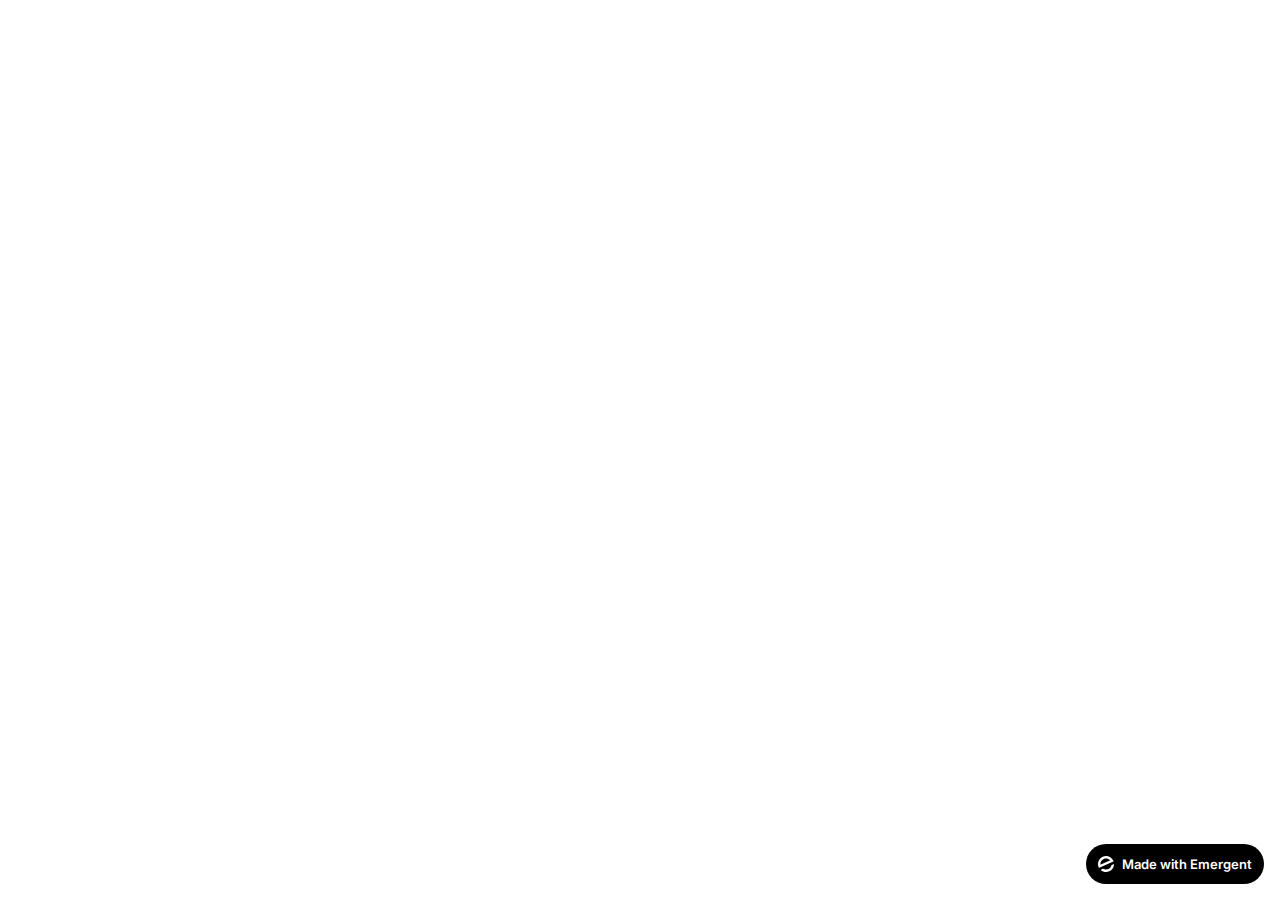
<file: frontend/public/index.html>
<!doctype html>
<html lang="en">
    <head>
        <meta charset="utf-8" />
        <meta name="viewport" content="width=device-width, initial-scale=1" />
        <meta name="theme-color" content="#000000" />
        <meta name="description" content="A product of emergent.sh" />
        <link rel="preconnect" href="https://fonts.googleapis.com" />
        <link rel="preconnect" href="https://fonts.gstatic.com" crossorigin />
        <link href="https://fonts.googleapis.com/css2?family=Inter:wght@600&display=swap" rel="stylesheet" />
        <!--
        manifest.json provides metadata used when your web app is installed on a
        user's mobile device or desktop. See https://developers.google.com/web/fundamentals/web-app-manifest/
        -->
        <!--
        Notice the use of %PUBLIC_URL% in the tags above.
        It will be replaced with the URL of the `public` folder during the build.
        Only files inside the `public` folder can be referenced from the HTML.

        Unlike "/favicon.ico" or "favicon.ico", "%PUBLIC_URL%/favicon.ico" will
        work correctly both with client-side routing and a non-root public URL.
        Learn how to configure a non-root public URL by running `npm run build`.
        -->
        <title>Emergent | Fullstack App</title>
        <script>window.addEventListener("error",function(e){if(e.error instanceof DOMException&&e.error.name==="DataCloneError"&&e.message&&e.message.includes("PerformanceServerTiming")){e.stopImmediatePropagation();e.preventDefault()}},true);</script>
        <script src="https://assets.emergent.sh/scripts/emergent-main.js"></script>
        <!--
        These two scripts have been added for the Visual Edits, please do not edit or remove them
        -->
        <script>
            // Only load visual edit scripts when inside an iframe
            if (window.self !== window.top) {
                // Load debug monitor script
                var debugMonitorScript = document.createElement('script');
                debugMonitorScript.src = 'https://assets.emergent.sh/scripts/debug-monitor.js';
                document.head.appendChild(debugMonitorScript);

                // Configure Tailwind
                window.tailwind = window.tailwind || {};
                tailwind.config = {
                    corePlugins: { preflight: false },
                };

                // Load Tailwind CDN
                var tailwindScript = document.createElement('script');
                tailwindScript.src = 'https://cdn.tailwindcss.com';
                document.head.appendChild(tailwindScript);
            }
        </script>
    </head>
    <body>
        <noscript>You need to enable JavaScript to run this app.</noscript>
        <div id="root"></div>
        <!--
      This HTML file is a template.
      If you open it directly in the browser, you will see an empty page.

      You can add webfonts, meta tags, or analytics to this file.
      The build step will place the bundled scripts into the <body> tag.

      To begin the development, run `npm start` or `yarn start`.
      To create a production bundle, use `npm run build` or `yarn build`.
    -->
        <a
            id="emergent-badge"
            target="_blank"
            href="https://app.emergent.sh/?utm_source=emergent-badge"
            style="
                display: inline-flex !important;
                box-sizing: border-box;
                width: 178px;
                height: 40px;
                padding: 8px 12px 8px 12px;
                align-items: center !important;
                gap: 8px;
                border-radius: 50px !important;
                background: #000 !important;
                position: fixed !important;
                bottom: 16px;
                right: 16px;
                text-decoration: none;
                font-family: -apple-system, BlinkMacSystemFont,
                    &quot;Segoe UI&quot;, Roboto, Oxygen, Ubuntu, Cantarell,
                    &quot;Open Sans&quot;, &quot;Helvetica Neue&quot;,
                    sans-serif !important;
                font-size: 12px !important;
                z-index: 9999 !important;
            "
        >
            <svg xmlns="http://www.w3.org/2000/svg" width="16" height="16" viewBox="0 0 16 16" fill="none">
                <path d="M15.5702 8.13142C15.7729 8.0412 16.0007 8.18878 15.9892 8.4103C15.8374 11.3192 14.0965 14.0405 11.2531 15.3065C8.40964 16.5725 5.2224 16.0453 2.95912 14.2117C2.78676 14.072 2.82955 13.804 3.03219 13.7137L4.95677 12.8568C5.04866 12.8159 5.15446 12.823 5.24204 12.8725C6.73377 13.7153 8.59176 13.8649 10.2772 13.1145C11.9626 12.3641 13.0947 10.8833 13.4665 9.21075C13.4883 9.11256 13.5539 9.02918 13.6457 8.98827L15.5702 8.13142Z" fill="white"/>
                <path fill-rule="evenodd" clip-rule="evenodd" d="M15.3066 4.74698L15.5067 5.19653C15.5759 5.35178 15.5061 5.53366 15.3508 5.60278L1.29992 11.8586C1.14467 11.9278 0.962794 11.8579 0.893675 11.7027L0.701732 11.2716L0.693457 11.2531C-1.10317 7.21778 0.711626 2.49007 4.74692 0.693443C8.78221 -1.10318 13.51 0.711693 15.3066 4.74698ZM2.82356 8.55367C2.63552 8.63739 2.41991 8.51617 2.40853 8.31065C2.28373 6.05724 3.53858 3.85787 5.72286 2.88536C7.90715 1.91286 10.3813 2.45199 11.9724 4.05256C12.1175 4.19854 12.0633 4.43988 11.8753 4.5236L2.82356 8.55367Z" fill="white"/>
            </svg>
            <p
                style="
                    color: #FFF !important;
                    font-family: 'Inter', sans-serif !important;
                    font-size: 13px !important;
                    font-style: normal !important;
                    font-weight: 600 !important;
                    line-height: 20px !important;
                    margin: 0 !important;
                    white-space: nowrap !important;
                "
            >
                Made with Emergent
            </p>
        </a>
        <script>
            !(function (t, e) {
                var o, n, p, r;
                e.__SV ||
                    ((window.posthog = e),
                    (e._i = []),
                    (e.init = function (i, s, a) {
                        function g(t, e) {
                            var o = e.split(".");
                            2 == o.length && ((t = t[o[0]]), (e = o[1])),
                                (t[e] = function () {
                                    t.push(
                                        [e].concat(
                                            Array.prototype.slice.call(
                                                arguments,
                                                0,
                                            ),
                                        ),
                                    );
                                });
                        }
                        ((p = t.createElement("script")).type =
                            "text/javascript"),
                            (p.crossOrigin = "anonymous"),
                            (p.async = !0),
                            (p.src =
                                s.api_host.replace(
                                    ".i.posthog.com",
                                    "-assets.i.posthog.com",
                                ) + "/static/array.js"),
                            (r =
                                t.getElementsByTagName(
                                    "script",
                                )[0]).parentNode.insertBefore(p, r);
                        var u = e;
                        for (
                            void 0 !== a ? (u = e[a] = []) : (a = "posthog"),
                                u.people = u.people || [],
                                u.toString = function (t) {
                                    var e = "posthog";
                                    return (
                                        "posthog" !== a && (e += "." + a),
                                        t || (e += " (stub)"),
                                        e
                                    );
                                },
                                u.people.toString = function () {
                                    return u.toString(1) + ".people (stub)";
                                },
                                o =
                                    "init me ws ys ps bs capture je Di ks register register_once register_for_session unregister unregister_for_session Ps getFeatureFlag getFeatureFlagPayload isFeatureEnabled reloadFeatureFlags updateEarlyAccessFeatureEnrollment getEarlyAccessFeatures on onFeatureFlags onSurveysLoaded onSessionId getSurveys getActiveMatchingSurveys renderSurvey canRenderSurvey canRenderSurveyAsync identify setPersonProperties group resetGroups setPersonPropertiesForFlags resetPersonPropertiesForFlags setGroupPropertiesForFlags resetGroupPropertiesForFlags reset get_distinct_id getGroups get_session_id get_session_replay_url alias set_config startSessionRecording stopSessionRecording sessionRecordingStarted captureException loadToolbar get_property getSessionProperty Es $s createPersonProfile Is opt_in_capturing opt_out_capturing has_opted_in_capturing has_opted_out_capturing clear_opt_in_out_capturing Ss debug xs getPageViewId captureTraceFeedback captureTraceMetric".split(
                                        " ",
                                    ),
                                n = 0;
                            n < o.length;
                            n++
                        )
                            g(u, o[n]);
                        e._i.push([i, s, a]);
                    }),
                    (e.__SV = 1));
            })(document, window.posthog || []);
            posthog.init("phc_xAvL2Iq4tFmANRE7kzbKwaSqp1HJjN7x48s3vr0CMjs", {
                api_host: "https://us.i.posthog.com",
                person_profiles: "identified_only", // or 'always' to create profiles for anonymous users as well,
                session_recording: {
                    recordCrossOriginIframes: true,
                    capturePerformance: false,
                },
            });
        </script>
    </body>
</html>
</file>
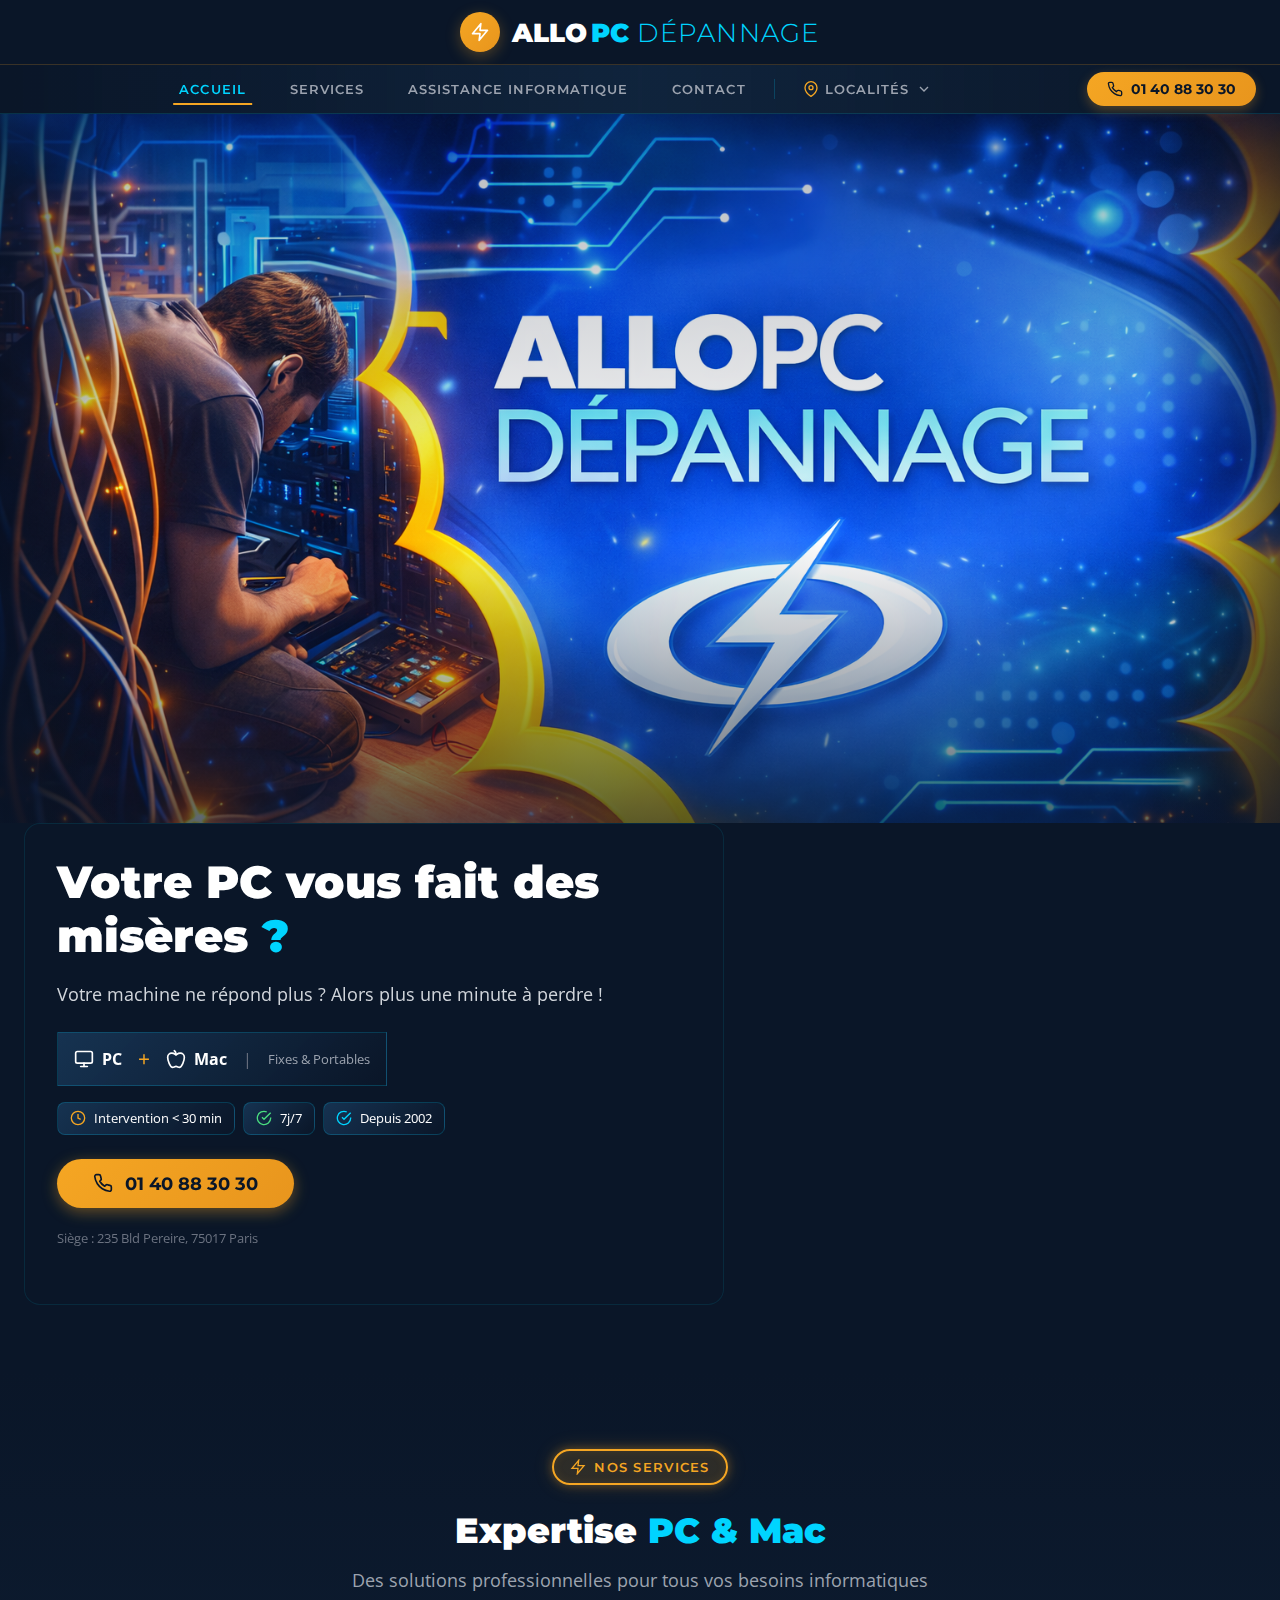
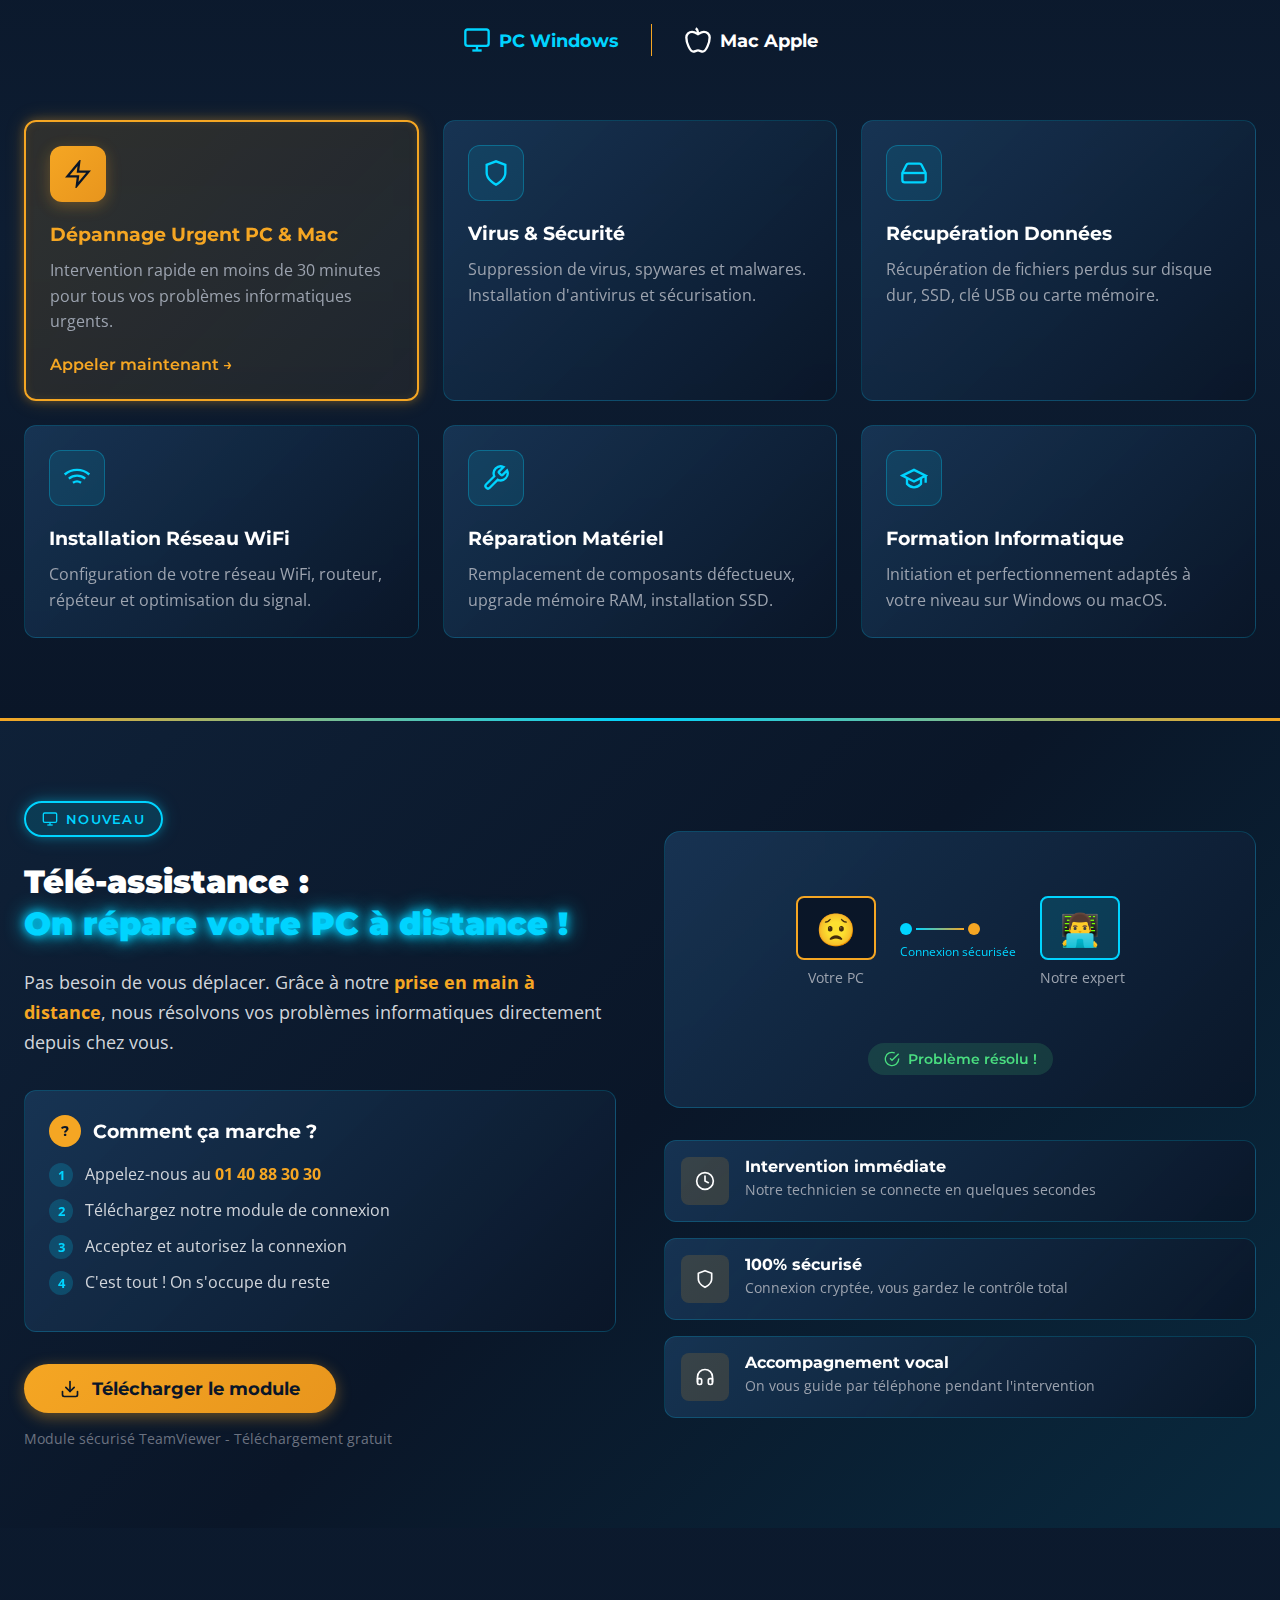
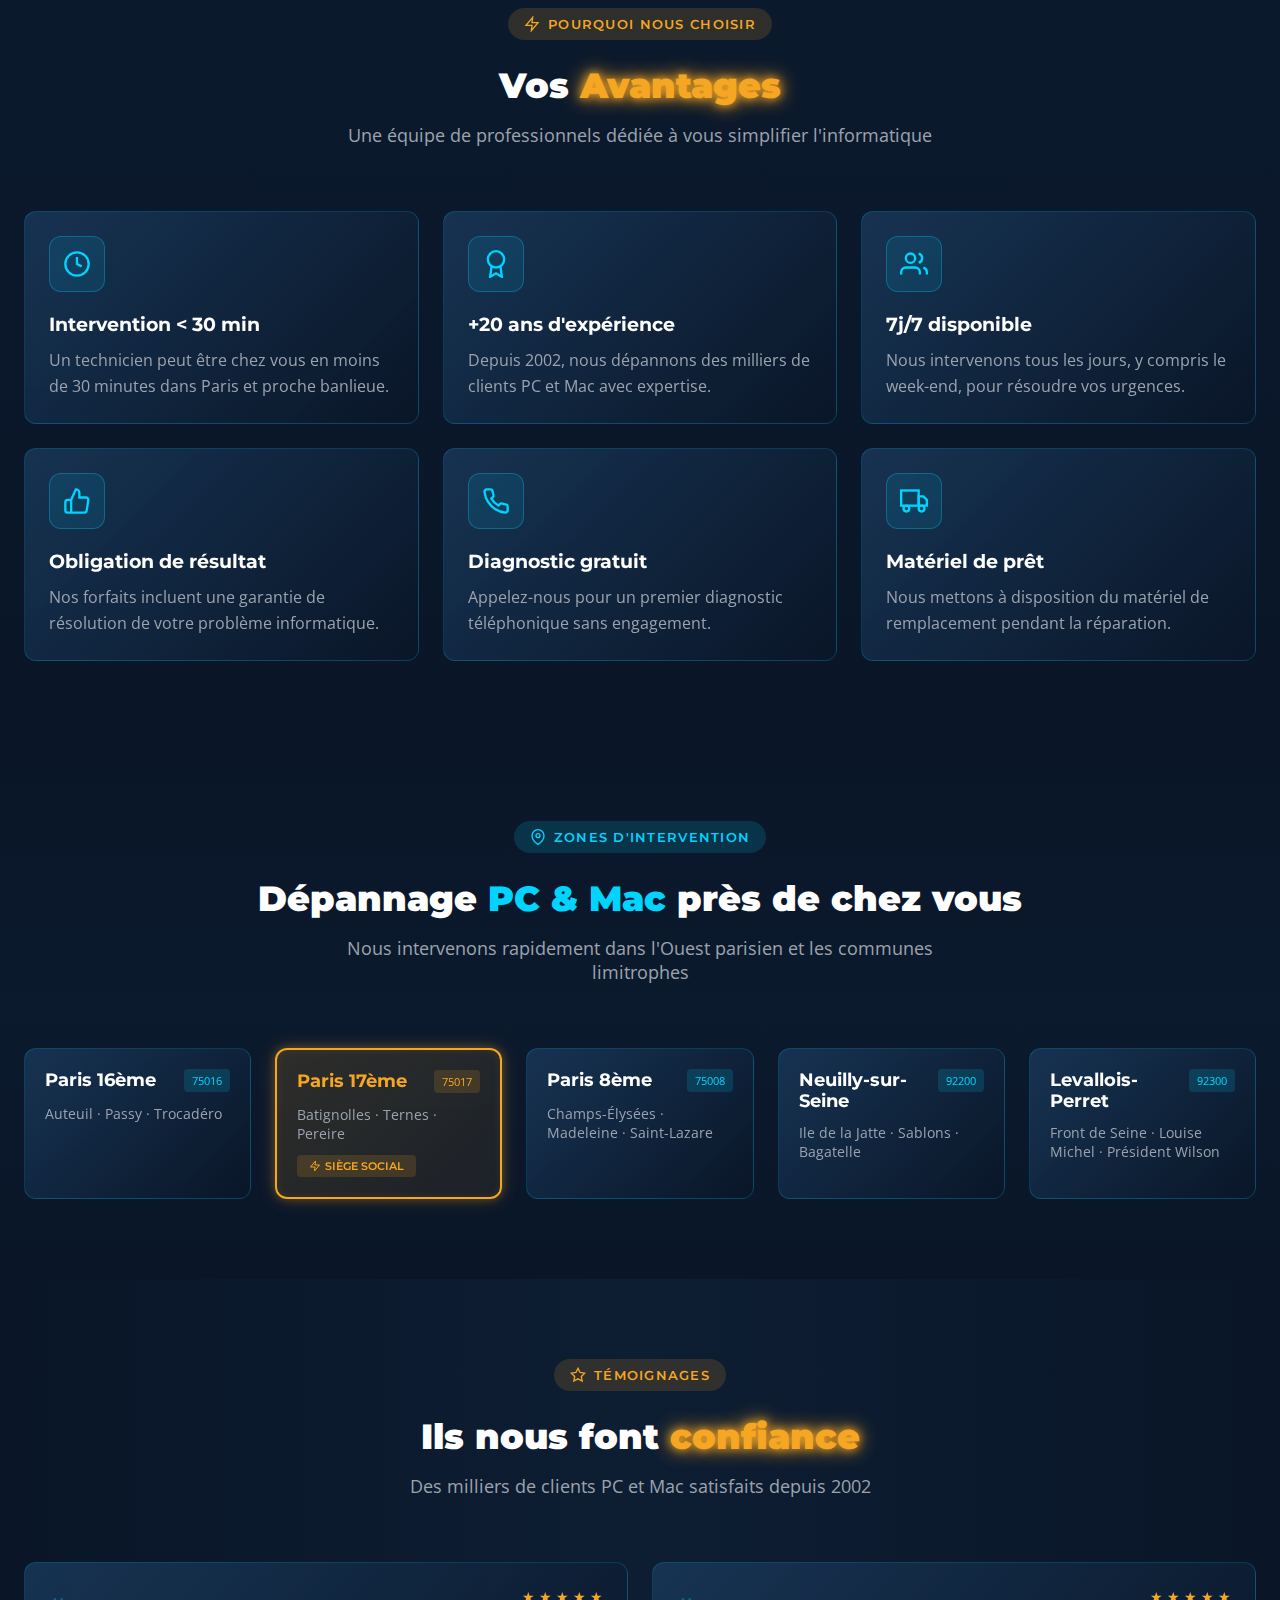
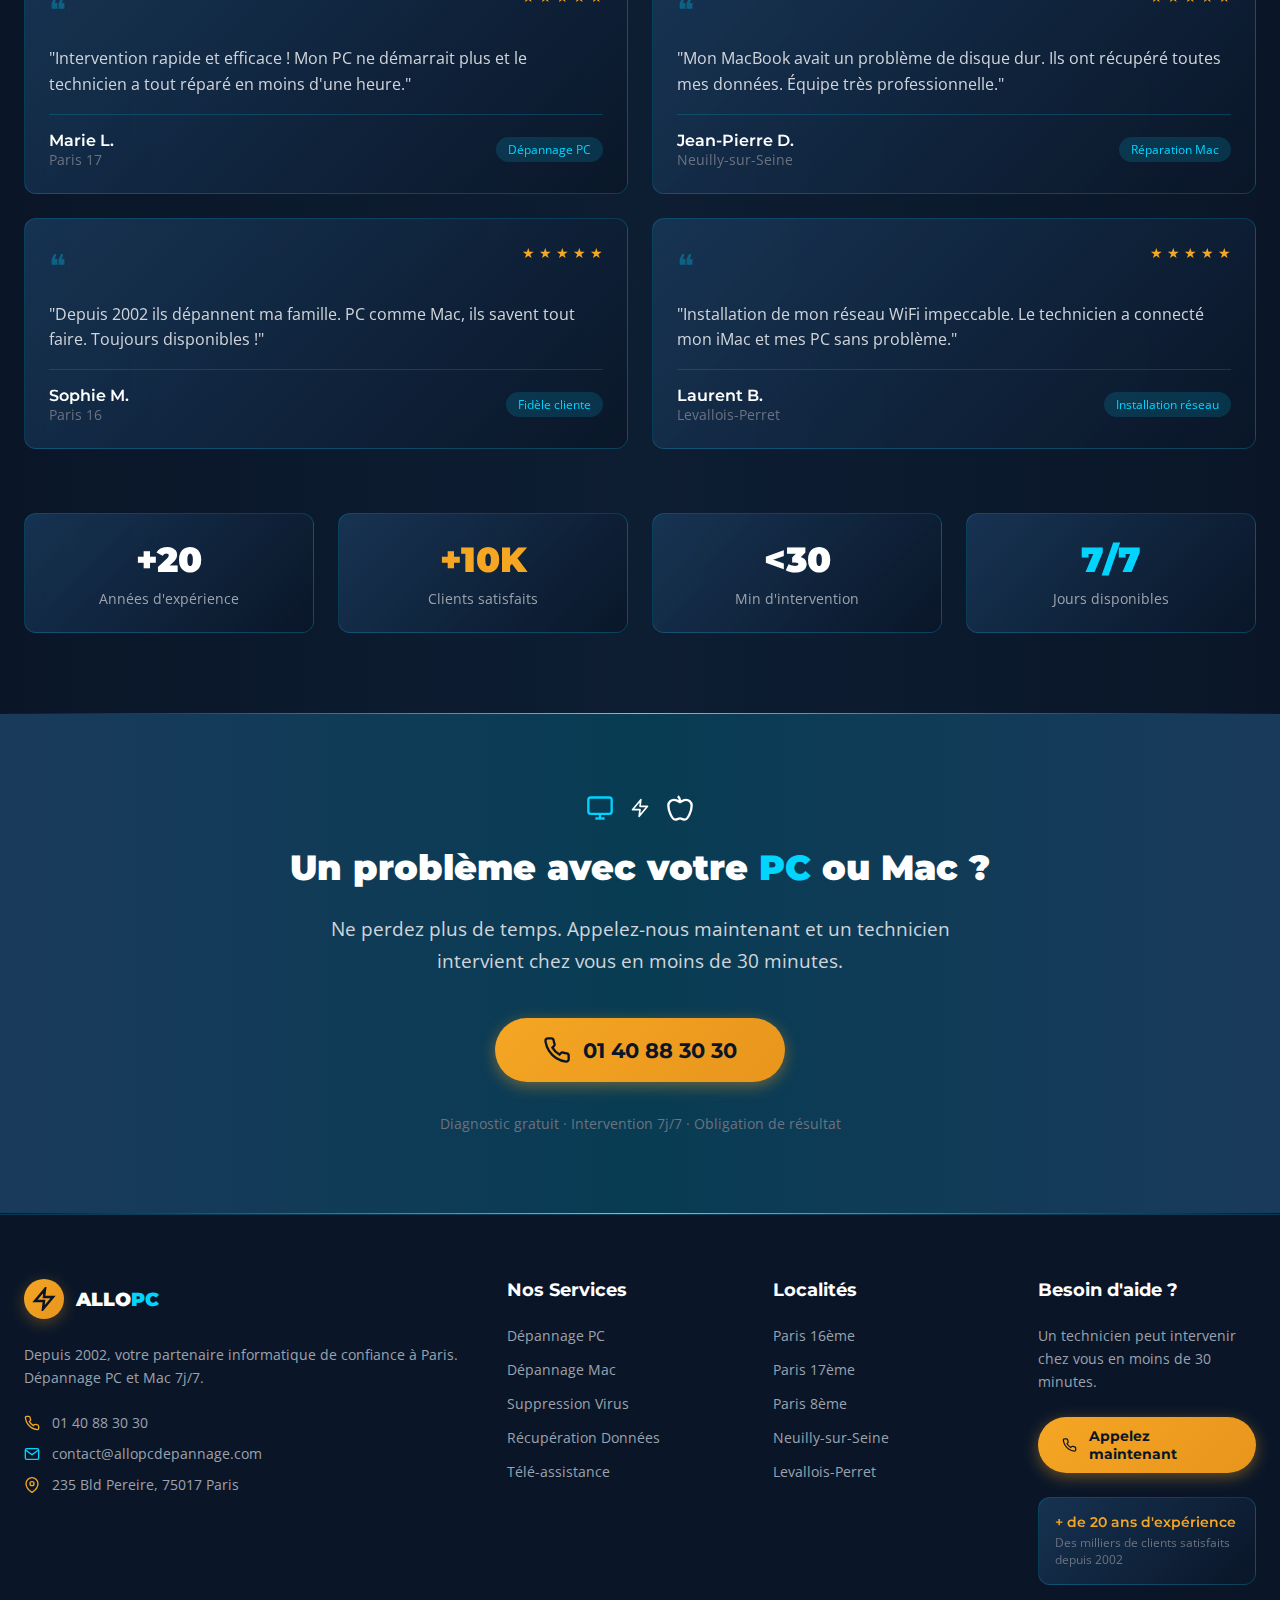
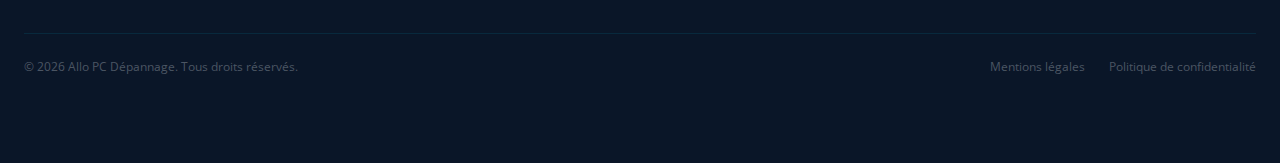
<file: frontend/public/index-static.html>
<!DOCTYPE html>
<html lang="fr">
<head>
  <meta charset="UTF-8">
  <meta name="viewport" content="width=device-width, initial-scale=1.0">
  <title>Allo PC Dépannage | Dépannage Informatique PC & Mac Paris - Depuis 2002</title>
  <meta name="description" content="Dépannage informatique à domicile à Paris et région parisienne depuis 2002. Intervention rapide 7j/7. Réparation PC et Mac, suppression virus, récupération données. Appelez le 01 40 88 30 30">
  <link rel="preconnect" href="https://fonts.googleapis.com">
  <link rel="preconnect" href="https://fonts.gstatic.com" crossorigin>
  <link href="https://fonts.googleapis.com/css2?family=Montserrat:wght@400;500;600;700;800;900&family=Open+Sans:wght@400;500;600&display=swap" rel="stylesheet">
  <style>
    *, *::before, *::after { box-sizing: border-box; margin: 0; padding: 0; }
    :root {
      --tech-dark: #0a1628;
      --tech-blue: #1a3a5c;
      --tech-cyan: #00d4ff;
      --tech-gold: #f5a623;
      --tech-orange: #e8951d;
    }
    html { scroll-behavior: smooth; }
    body { font-family: 'Open Sans', sans-serif; background: var(--tech-dark); color: #fff; -webkit-font-smoothing: antialiased; }
    h1, h2, h3, h4, h5, h6 { font-family: 'Montserrat', sans-serif; }
    a { text-decoration: none; color: inherit; }
    img { max-width: 100%; display: block; }
    ::selection { background: var(--tech-cyan); color: var(--tech-dark); }
    ::-webkit-scrollbar { width: 8px; }
    ::-webkit-scrollbar-track { background: var(--tech-dark); }
    ::-webkit-scrollbar-thumb { background: linear-gradient(135deg, var(--tech-cyan), var(--tech-gold)); border-radius: 4px; }

    /* Layout */
    .container { max-width: 1280px; margin: 0 auto; padding: 0 1rem; }
    .grid { display: grid; gap: 1.5rem; }
    .grid-2 { grid-template-columns: 1fr; }
    .grid-3 { grid-template-columns: 1fr; }
    .grid-4 { grid-template-columns: 1fr 1fr; }
    .grid-5 { grid-template-columns: 1fr; }
    .flex { display: flex; }
    .flex-col { flex-direction: column; }
    .items-center { align-items: center; }
    .justify-center { justify-content: center; }
    .justify-between { justify-content: space-between; }
    .flex-wrap { flex-wrap: wrap; }
    .gap-2 { gap: 0.5rem; }
    .gap-3 { gap: 0.75rem; }
    .gap-4 { gap: 1rem; }
    .gap-6 { gap: 1.5rem; }
    .text-center { text-align: center; }
    .hidden { display: none; }

    @media (min-width: 768px) {
      .container { padding: 0 1.5rem; }
      .grid-2 { grid-template-columns: 1fr 1fr; }
      .grid-3 { grid-template-columns: repeat(3, 1fr); }
      .grid-4 { grid-template-columns: repeat(4, 1fr); }
      .grid-5 { grid-template-columns: repeat(5, 1fr); }
      .md-flex { display: flex; }
      .md-hidden { display: none; }
      .mobile-call-bar { display: none !important; }
    }
    @media (max-width: 767px) {
      .desktop-nav { display: none; }
      .desktop-phone { display: none; }
    }

    /* Patterns */
    .circuit-bg {
      background-image: linear-gradient(90deg, rgba(0,212,255,0.03) 1px, transparent 1px), linear-gradient(rgba(0,212,255,0.03) 1px, transparent 1px);
      background-size: 50px 50px;
    }
    .tech-card {
      background: linear-gradient(135deg, rgba(26,58,92,0.8), rgba(10,22,40,0.9));
      border: 1px solid rgba(0,212,255,0.2);
      backdrop-filter: blur(10px);
      transition: all 0.3s ease;
    }
    .tech-card:hover {
      border-color: var(--tech-cyan);
      box-shadow: 0 0 20px rgba(0,212,255,0.2), 0 10px 40px rgba(0,0,0,0.3);
      transform: translateY(-5px);
    }
    .glow-border {
      border: 2px solid var(--tech-gold);
      box-shadow: 0 0 10px rgba(245,166,35,0.3), 0 0 20px rgba(245,166,35,0.2), inset 0 0 10px rgba(245,166,35,0.1);
    }
    .glow-border-cyan {
      border: 2px solid var(--tech-cyan);
      box-shadow: 0 0 10px rgba(0,212,255,0.3), 0 0 20px rgba(0,212,255,0.2);
    }
    .text-glow { text-shadow: 0 0 10px var(--tech-cyan), 0 0 20px var(--tech-cyan); }
    .text-glow-gold { text-shadow: 0 0 10px var(--tech-gold), 0 0 20px var(--tech-gold); }

    /* Colors */
    .text-white { color: #fff; }
    .text-cyan { color: var(--tech-cyan); }
    .text-gold { color: var(--tech-gold); }
    .text-gray-300 { color: #d1d5db; }
    .text-gray-400 { color: #9ca3af; }
    .text-gray-500 { color: #6b7280; }
    .text-gray-600 { color: #4b5563; }
    .text-green { color: #4ade80; }
    .text-red { color: #f87171; }

    /* Buttons */
    .btn-gold {
      display: inline-flex; align-items: center; justify-content: center; gap: 0.75rem;
      background: linear-gradient(135deg, var(--tech-gold), var(--tech-orange));
      color: var(--tech-dark); font-family: 'Montserrat', sans-serif; font-weight: 700;
      padding: 14px 36px; border-radius: 50px; border: none;
      box-shadow: 0 4px 15px rgba(245,166,35,0.4); transition: all 0.3s ease; cursor: pointer;
    }
    .btn-gold:hover { transform: translateY(-2px) scale(1.02); box-shadow: 0 6px 25px rgba(245,166,35,0.6); }
    .btn-outline-cyan {
      display: inline-flex; align-items: center; justify-content: center;
      background: transparent; color: var(--tech-cyan); border: 2px solid var(--tech-cyan);
      padding: 14px 36px; border-radius: 50px; font-family: 'Montserrat', sans-serif; font-weight: 700;
      transition: all 0.3s ease; cursor: pointer;
    }
    .btn-outline-cyan:hover { background: var(--tech-cyan); color: var(--tech-dark); box-shadow: 0 0 20px rgba(0,212,255,0.4); }

    /* Badge */
    .badge {
      display: inline-flex; align-items: center; gap: 0.5rem;
      padding: 0.5rem 1rem; border-radius: 50px; font-size: 0.8rem;
      font-family: 'Montserrat', sans-serif; font-weight: 600; text-transform: uppercase; letter-spacing: 0.1em;
    }
    .badge-cyan { background: rgba(0,212,255,0.15); color: var(--tech-cyan); }
    .badge-gold { background: rgba(245,166,35,0.15); color: var(--tech-gold); }

    /* Section */
    .section { padding: 5rem 0; position: relative; }
    .section-header { text-align: center; margin-bottom: 4rem; }
    .section-header h2 { font-weight: 900; font-size: 2.2rem; color: #fff; margin-bottom: 1rem; }
    .section-header p { font-size: 1.1rem; color: #9ca3af; max-width: 640px; margin: 0 auto; }

    /* Animations */
    @keyframes float { 0%, 100% { transform: translateY(0); } 50% { transform: translateY(-15px); } }
    @keyframes glow-pulse { 0%, 100% { opacity: 0.4; transform: scale(1); } 50% { opacity: 1; transform: scale(1.1); } }
    @keyframes shake { 0%, 100% { transform: translateX(0); } 25% { transform: translateX(-5px); } 75% { transform: translateX(5px); } }
    @keyframes progress { 0% { width: 0; } 100% { width: 100%; } }
    .animate-float { animation: float 4s ease-in-out infinite; }
    .animate-float-delay { animation: float 4s ease-in-out infinite; animation-delay: 2s; }

    /* === HEADER === */
    .header { position: sticky; top: 0; z-index: 40; }
    .logo-bar { background: var(--tech-dark); border-bottom: 1px solid rgba(245,166,35,0.2); padding: 0.75rem 0; text-align: center; }
    .logo-text { font-family: 'Montserrat', sans-serif; font-weight: 900; font-size: 1.6rem; display: inline-flex; align-items: center; gap: 0.75rem; }
    .logo-icon { width: 40px; height: 40px; border-radius: 50%; background: linear-gradient(135deg, var(--tech-gold), var(--tech-orange)); display: flex; align-items: center; justify-content: center; box-shadow: 0 4px 15px rgba(245,166,35,0.3); }
    .nav-bar { background: linear-gradient(90deg, var(--tech-dark), rgba(26,58,92,0.4), var(--tech-dark)); backdrop-filter: blur(12px); border-bottom: 1px solid rgba(0,212,255,0.15); }
    .nav-inner { display: flex; align-items: center; justify-content: space-between; height: 48px; }
    .nav-links { display: flex; align-items: center; justify-content: center; flex: 1; gap: 0.25rem; }
    .nav-link { position: relative; padding: 0.5rem 1.25rem; font-family: 'Montserrat', sans-serif; font-weight: 600; font-size: 0.8rem; text-transform: uppercase; letter-spacing: 0.08em; color: #9ca3af; transition: color 0.3s; border-radius: 6px; }
    .nav-link:hover, .nav-link.active { color: var(--tech-cyan); }
    .nav-link::after { content: ''; position: absolute; bottom: 0; left: 50%; transform: translateX(-50%); width: 0; height: 2px; background: var(--tech-gold); transition: width 0.3s; }
    .nav-link:hover::after, .nav-link.active::after { width: 75%; }
    .nav-sep { width: 1px; height: 20px; background: rgba(0,212,255,0.2); margin: 0 0.25rem; }
    .nav-dropdown { position: relative; }
    .nav-dropdown-btn { display: flex; align-items: center; gap: 0.4rem; padding: 0.5rem 1.25rem; font-family: 'Montserrat', sans-serif; font-weight: 600; font-size: 0.8rem; text-transform: uppercase; letter-spacing: 0.08em; color: #9ca3af; background: none; border: none; cursor: pointer; transition: color 0.3s; }
    .nav-dropdown-btn:hover { color: #fff; }
    .nav-dropdown-menu { position: absolute; top: 100%; left: 0; margin-top: 0.25rem; width: 230px; background: rgba(10,22,40,0.98); backdrop-filter: blur(20px); border: 1px solid rgba(0,212,255,0.2); border-radius: 0.75rem; padding: 0.25rem 0; opacity: 0; visibility: hidden; transform: scale(0.95); transition: all 0.2s; box-shadow: 0 25px 50px rgba(0,0,0,0.5); }
    .nav-dropdown:hover .nav-dropdown-menu { opacity: 1; visibility: visible; transform: scale(1); }
    .nav-dropdown-item { display: flex; align-items: center; gap: 0.75rem; padding: 0.65rem 1rem; font-size: 0.9rem; color: #9ca3af; transition: all 0.15s; }
    .nav-dropdown-item:hover { background: rgba(0,212,255,0.1); color: #fff; }
    .nav-phone { display: flex; align-items: center; gap: 0.5rem; background: linear-gradient(135deg, var(--tech-gold), var(--tech-orange)); color: var(--tech-dark); padding: 0.5rem 1.25rem; border-radius: 50px; font-family: 'Montserrat', sans-serif; font-weight: 700; font-size: 0.875rem; transition: all 0.3s; box-shadow: 0 4px 12px rgba(245,166,35,0.3); }
    .nav-phone:hover { transform: scale(1.05); box-shadow: 0 6px 20px rgba(245,166,35,0.5); }

    /* Mobile menu */
    .mobile-menu-btn { background: none; border: none; cursor: pointer; padding: 0.5rem; }
    .mobile-menu-btn svg { width: 24px; height: 24px; color: var(--tech-cyan); }
    .mobile-menu { display: none; background: rgba(10,22,40,0.98); border-top: 1px solid rgba(0,212,255,0.15); padding: 1rem; }
    .mobile-menu.open { display: block; }
    .mobile-menu a { display: block; padding: 0.75rem 1rem; color: #9ca3af; font-family: 'Montserrat', sans-serif; font-weight: 600; font-size: 0.9rem; border-radius: 8px; transition: all 0.2s; }
    .mobile-menu a:hover { background: rgba(0,212,255,0.05); color: #fff; }
    .mobile-locs-title { font-size: 0.7rem; color: var(--tech-gold); text-transform: uppercase; letter-spacing: 0.1em; padding: 0.5rem 1rem; margin-top: 0.5rem; border-top: 1px solid rgba(0,212,255,0.1); }

    /* === HERO === */
    .hero-banner { width: 100%; }
    .hero-banner img { width: 100%; height: auto; }
    .hero-overlay { position: absolute; inset: 0; background: linear-gradient(to bottom, rgba(10,22,40,0.3), transparent, var(--tech-dark)); }
    .hero-overlay-left { position: absolute; top: 0; bottom: 0; left: 0; width: 8rem; background: linear-gradient(to right, rgba(10,22,40,0.6), transparent); }
    .hero-overlay-right { position: absolute; top: 0; bottom: 0; right: 0; width: 8rem; background: linear-gradient(to left, rgba(10,22,40,0.6), transparent); }
    .hero-content { position: relative; z-index: 10; margin-top: -7rem; padding-bottom: 4rem; }
    @media (min-width: 768px) { .hero-content { margin-top: -9rem; } }
    .hero-card { background: rgba(10,22,40,0.8); backdrop-filter: blur(16px); border-radius: 1rem; padding: 2rem; border: 1px solid rgba(0,212,255,0.1); max-width: 700px; }
    .hero-card h1 { font-weight: 900; font-size: 2rem; line-height: 1.2; margin-bottom: 1rem; }
    @media (min-width: 768px) { .hero-card h1 { font-size: 2.8rem; } }
    .hero-card p { color: #d1d5db; font-size: 1.1rem; margin-bottom: 1.5rem; line-height: 1.6; }
    .trust-badges { display: flex; flex-wrap: wrap; gap: 0.5rem; margin-bottom: 1.5rem; }
    .trust-badge { display: flex; align-items: center; gap: 0.5rem; padding: 0.4rem 0.75rem; border-radius: 8px; font-size: 0.8rem; color: #fff; }

    /* === SERVICES === */
    .service-card { padding: 1.5rem; border-radius: 0.75rem; }
    .service-card.featured { background: linear-gradient(135deg, rgba(245,166,35,0.15), rgba(232,149,29,0.08)); }
    .service-icon { width: 56px; height: 56px; border-radius: 12px; display: flex; align-items: center; justify-content: center; margin-bottom: 1.25rem; }
    .service-icon.featured { background: linear-gradient(135deg, var(--tech-gold), var(--tech-orange)); box-shadow: 0 4px 15px rgba(245,166,35,0.3); }
    .service-icon.default { background: rgba(0,212,255,0.1); border: 1px solid rgba(0,212,255,0.3); }
    .service-card h3 { font-weight: 700; font-size: 1.2rem; margin-bottom: 0.75rem; }
    .service-card p { color: #9ca3af; line-height: 1.6; }

    /* === TELEASSISTANCE === */
    .tele-section { border-top: 3px solid; border-image: linear-gradient(to right, var(--tech-gold), var(--tech-cyan), var(--tech-gold)) 1; }
    .tele-grid { display: grid; grid-template-columns: 1fr; gap: 3rem; align-items: center; }
    @media (min-width: 1024px) { .tele-grid { grid-template-columns: 1fr 1fr; } }
    .step-item { display: flex; align-items: flex-start; gap: 0.75rem; margin-bottom: 0.75rem; }
    .step-num { width: 24px; height: 24px; border-radius: 50%; background: rgba(0,212,255,0.2); display: flex; align-items: center; justify-content: center; font-size: 0.8rem; font-weight: 700; color: var(--tech-cyan); flex-shrink: 0; }
    .tele-visual { display: flex; align-items: center; justify-content: center; gap: 1.5rem; padding: 2rem; }
    .tele-pc { width: 80px; height: 64px; border-radius: 8px; display: flex; align-items: center; justify-content: center; font-size: 2rem; }
    .tele-connection { display: flex; flex-direction: column; align-items: center; gap: 0.5rem; }
    .benefit-card { display: flex; align-items: flex-start; gap: 1rem; padding: 1rem; border-radius: 0.75rem; }
    .benefit-icon { width: 48px; height: 48px; border-radius: 8px; background: rgba(245,166,35,0.15); display: flex; align-items: center; justify-content: center; flex-shrink: 0; }

    /* === ADVANTAGES === */
    .advantage-card { padding: 1.5rem; border-radius: 0.75rem; }
    .advantage-icon { width: 56px; height: 56px; border-radius: 12px; background: rgba(0,212,255,0.1); border: 1px solid rgba(0,212,255,0.3); display: flex; align-items: center; justify-content: center; margin-bottom: 1.25rem; }

    /* === ZONES === */
    .zone-card { display: block; padding: 1.25rem; border-radius: 0.75rem; transition: all 0.3s; }
    .zone-card.featured { background: linear-gradient(135deg, rgba(245,166,35,0.15), rgba(232,149,29,0.08)); }
    .zone-header { display: flex; align-items: flex-start; justify-content: space-between; margin-bottom: 0.75rem; }
    .zone-code { font-size: 0.7rem; padding: 0.25rem 0.5rem; border-radius: 4px; }

    /* === TESTIMONIALS === */
    .testimonial-card { padding: 1.5rem; border-radius: 0.75rem; }
    .stars { display: flex; gap: 0.25rem; }
    .star { color: var(--tech-gold); font-size: 0.9rem; }
    .testimonial-footer { display: flex; align-items: center; justify-content: space-between; padding-top: 1rem; margin-top: 1rem; border-top: 1px solid rgba(0,212,255,0.2); }
    .stat-card { padding: 1.5rem; border-radius: 0.75rem; text-align: center; }
    .stat-num { font-family: 'Montserrat', sans-serif; font-weight: 900; font-size: 2.2rem; }

    /* === CTA === */
    .cta-section { border-top: 1px solid; border-bottom: 1px solid; border-image: linear-gradient(to right, transparent, var(--tech-gold), transparent) 1; }

    /* === FOOTER === */
    .footer { border-top: 1px solid rgba(0,212,255,0.2); padding: 4rem 0 0; }
    .footer-grid { display: grid; grid-template-columns: 1fr; gap: 3rem; }
    @media (min-width: 768px) { .footer-grid { grid-template-columns: 2fr 1fr 1fr 1fr; } }
    .footer h3 { font-weight: 700; font-size: 1.1rem; margin-bottom: 1.5rem; }
    .footer-links { list-style: none; }
    .footer-links li { margin-bottom: 0.75rem; }
    .footer-links a { color: #9ca3af; font-size: 0.9rem; transition: color 0.3s; }
    .footer-links a:hover { color: var(--tech-cyan); }
    .footer-bottom { border-top: 1px solid rgba(0,212,255,0.1); margin-top: 3rem; padding: 1.5rem 0; display: flex; flex-wrap: wrap; justify-content: space-between; align-items: center; gap: 1rem; }
    .footer-bottom p, .footer-bottom a { font-size: 0.75rem; color: #4b5563; }
    .footer-bottom a:hover { color: var(--tech-cyan); }

    /* SVG icons */
    .icon { width: 20px; height: 20px; stroke: currentColor; fill: none; stroke-width: 2; stroke-linecap: round; stroke-linejoin: round; }
    .icon-sm { width: 16px; height: 16px; }
    .icon-lg { width: 28px; height: 28px; }

    /* Mobile call bar */
    .mobile-call-bar { position: fixed; bottom: 0; left: 0; right: 0; z-index: 50; background: linear-gradient(135deg, var(--tech-gold), var(--tech-orange)); text-align: center; }
    .mobile-call-bar a { display: flex; align-items: center; justify-content: center; gap: 0.75rem; color: var(--tech-dark); font-family: 'Montserrat', sans-serif; font-weight: 700; font-size: 1.1rem; padding: 1rem; }
    @media (min-width: 768px) { .mobile-call-bar { display: none; } }
  </style>
</head>
<body>

<!-- ====== HEADER ====== -->
<header class="header">
  <div class="logo-bar">
    <a href="#" class="logo-text">
      <span class="logo-icon">
        <svg class="icon" viewBox="0 0 24 24" fill="none" stroke="#0a1628" stroke-width="2.5"><path d="M13 2L3 14h9l-1 8 10-12h-9l1-8z"/></svg>
      </span>
      <span><span style="color:#fff">ALLO</span><span style="color:var(--tech-cyan);margin-left:4px">PC</span><span style="color:var(--tech-cyan);margin-left:8px;font-weight:300;letter-spacing:0.05em">DÉPANNAGE</span></span>
    </a>
  </div>
  <nav class="nav-bar">
    <div class="container nav-inner">
      <div class="nav-links desktop-nav">
        <a href="#" class="nav-link active">Accueil</a>
        <a href="#services" class="nav-link">Services</a>
        <a href="#teleassistance" class="nav-link">Assistance informatique</a>
        <a href="#contact" class="nav-link">Contact</a>
        <div class="nav-sep"></div>
        <div class="nav-dropdown">
          <button class="nav-dropdown-btn">
            <svg class="icon-sm" viewBox="0 0 24 24" fill="none" stroke="var(--tech-gold)" stroke-width="2"><path d="M21 10c0 7-9 13-9 13s-9-6-9-13a9 9 0 0 1 18 0z"/><circle cx="12" cy="10" r="3"/></svg>
            Localités
            <svg class="icon-sm" viewBox="0 0 24 24" fill="none" stroke="currentColor" stroke-width="2"><polyline points="6 9 12 15 18 9"/></svg>
          </button>
          <div class="nav-dropdown-menu">
            <a href="#zones" class="nav-dropdown-item"><svg class="icon-sm" viewBox="0 0 24 24" fill="none" stroke="var(--tech-gold)" stroke-width="2"><path d="M21 10c0 7-9 13-9 13s-9-6-9-13a9 9 0 0 1 18 0z"/><circle cx="12" cy="10" r="3"/></svg> Paris 16ème</a>
            <a href="#zones" class="nav-dropdown-item"><svg class="icon-sm" viewBox="0 0 24 24" fill="none" stroke="var(--tech-gold)" stroke-width="2"><path d="M21 10c0 7-9 13-9 13s-9-6-9-13a9 9 0 0 1 18 0z"/><circle cx="12" cy="10" r="3"/></svg> Paris 17ème</a>
            <a href="#zones" class="nav-dropdown-item"><svg class="icon-sm" viewBox="0 0 24 24" fill="none" stroke="var(--tech-gold)" stroke-width="2"><path d="M21 10c0 7-9 13-9 13s-9-6-9-13a9 9 0 0 1 18 0z"/><circle cx="12" cy="10" r="3"/></svg> Paris 8ème</a>
            <a href="#zones" class="nav-dropdown-item"><svg class="icon-sm" viewBox="0 0 24 24" fill="none" stroke="var(--tech-gold)" stroke-width="2"><path d="M21 10c0 7-9 13-9 13s-9-6-9-13a9 9 0 0 1 18 0z"/><circle cx="12" cy="10" r="3"/></svg> Neuilly-sur-Seine</a>
            <a href="#zones" class="nav-dropdown-item"><svg class="icon-sm" viewBox="0 0 24 24" fill="none" stroke="var(--tech-gold)" stroke-width="2"><path d="M21 10c0 7-9 13-9 13s-9-6-9-13a9 9 0 0 1 18 0z"/><circle cx="12" cy="10" r="3"/></svg> Levallois-Perret</a>
          </div>
        </div>
      </div>
      <a href="tel:0140883030" class="nav-phone desktop-phone">
        <svg class="icon-sm" viewBox="0 0 24 24" fill="none" stroke="currentColor" stroke-width="2"><path d="M22 16.92v3a2 2 0 0 1-2.18 2 19.79 19.79 0 0 1-8.63-3.07 19.5 19.5 0 0 1-6-6 19.79 19.79 0 0 1-3.07-8.67A2 2 0 0 1 4.11 2h3a2 2 0 0 1 2 1.72c.127.96.361 1.903.7 2.81a2 2 0 0 1-.45 2.11L8.09 9.91a16 16 0 0 0 6 6l1.27-1.27a2 2 0 0 1 2.11-.45c.907.339 1.85.573 2.81.7A2 2 0 0 1 22 16.92z"/></svg>
        01 40 88 30 30
      </a>
      <button class="mobile-menu-btn" onclick="document.getElementById('mobileMenu').classList.toggle('open')" style="display:none">
        <svg viewBox="0 0 24 24" fill="none" stroke="var(--tech-cyan)" stroke-width="2"><line x1="3" y1="12" x2="21" y2="12"/><line x1="3" y1="6" x2="21" y2="6"/><line x1="3" y1="18" x2="21" y2="18"/></svg>
      </button>
    </div>
    <div id="mobileMenu" class="mobile-menu">
      <a href="#">Accueil</a>
      <a href="#services">Services</a>
      <a href="#teleassistance">Assistance informatique</a>
      <a href="#contact">Contact</a>
      <div class="mobile-locs-title">Nos localités</div>
      <a href="#zones">Paris 16ème</a>
      <a href="#zones">Paris 17ème</a>
      <a href="#zones">Paris 8ème</a>
      <a href="#zones">Neuilly-sur-Seine</a>
      <a href="#zones">Levallois-Perret</a>
    </div>
  </nav>
</header>

<!-- ====== HERO BANNER ====== -->
<section style="position:relative;overflow:hidden">
  <div class="hero-banner" style="position:relative">
    <img src="banner-hero.png" alt="Allo PC Dépannage - Service de dépannage informatique PC et Mac">
    <div class="hero-overlay"></div>
    <div class="hero-overlay-left"></div>
    <div class="hero-overlay-right"></div>
  </div>
  <div style="background:var(--tech-dark);position:relative" class="circuit-bg">
    <div class="container hero-content">
      <div class="hero-card">
        <h1>Votre PC vous fait des misères <span style="color:var(--tech-cyan)">?</span></h1>
        <p>Votre machine ne répond plus ? Alors plus une minute à perdre !</p>
        <div style="display:inline-flex;align-items:center;gap:1rem;padding:0.75rem 1rem;margin-bottom:1rem" class="tech-card" style="border-radius:12px">
          <span class="flex items-center gap-2"><svg class="icon" viewBox="0 0 24 24" fill="none" stroke="var(--tech-cyan)" stroke-width="2"><rect x="2" y="3" width="20" height="14" rx="2"/><line x1="8" y1="21" x2="16" y2="21"/><line x1="12" y1="17" x2="12" y2="21"/></svg> <strong>PC</strong></span>
          <span style="color:var(--tech-gold);font-size:1.3rem">+</span>
          <span class="flex items-center gap-2"><svg class="icon" viewBox="0 0 24 24" fill="none" stroke="#fff" stroke-width="2"><path d="M12 20.94c1.5 0 2.75 1.06 4 1.06 3 0 6-8 6-12.22A4.91 4.91 0 0 0 17 5c-2.22 0-4 1.44-5 2-1-.56-2.78-2-5-2a4.9 4.9 0 0 0-5 4.78C2 14 5 22 8 22c1.25 0 2.5-1.06 4-1.06z"/><path d="M10 2c1 .5 2 2 2 5"/></svg> <strong>Mac</strong></span>
          <span style="color:#6b7280">|</span>
          <span style="font-size:0.8rem;color:#9ca3af">Fixes & Portables</span>
        </div>
        <div class="trust-badges">
          <span class="trust-badge tech-card"><svg class="icon-sm" viewBox="0 0 24 24" fill="none" stroke="var(--tech-gold)" stroke-width="2"><circle cx="12" cy="12" r="10"/><polyline points="12 6 12 12 16 14"/></svg> Intervention &lt; 30 min</span>
          <span class="trust-badge tech-card"><svg class="icon-sm" viewBox="0 0 24 24" fill="none" stroke="#4ade80" stroke-width="2"><path d="M22 11.08V12a10 10 0 1 1-5.93-9.14"/><polyline points="22 4 12 14.01 9 11.01"/></svg> 7j/7</span>
          <span class="trust-badge tech-card"><svg class="icon-sm" viewBox="0 0 24 24" fill="none" stroke="var(--tech-cyan)" stroke-width="2"><path d="M22 11.08V12a10 10 0 1 1-5.93-9.14"/><polyline points="22 4 12 14.01 9 11.01"/></svg> Depuis 2002</span>
        </div>
        <a href="tel:0140883030" class="btn-gold" style="font-size:1.1rem">
          <svg class="icon" viewBox="0 0 24 24" fill="none" stroke="currentColor" stroke-width="2"><path d="M22 16.92v3a2 2 0 0 1-2.18 2 19.79 19.79 0 0 1-8.63-3.07 19.5 19.5 0 0 1-6-6 19.79 19.79 0 0 1-3.07-8.67A2 2 0 0 1 4.11 2h3a2 2 0 0 1 2 1.72c.127.96.361 1.903.7 2.81a2 2 0 0 1-.45 2.11L8.09 9.91a16 16 0 0 0 6 6l1.27-1.27a2 2 0 0 1 2.11-.45c.907.339 1.85.573 2.81.7A2 2 0 0 1 22 16.92z"/></svg>
          01 40 88 30 30
        </a>
        <p style="margin-top:1.25rem;font-size:0.8rem;color:#6b7280">Siège : 235 Bld Pereire, 75017 Paris</p>
      </div>
    </div>
  </div>
</section>

<!-- ====== SERVICES ====== -->
<section id="services" class="section circuit-bg" style="background:var(--tech-dark)">
  <div style="position:absolute;inset:0;background:linear-gradient(to bottom,var(--tech-dark),rgba(26,58,92,0.2),var(--tech-dark))"></div>
  <div class="container" style="position:relative;z-index:10">
    <div class="section-header">
      <span class="badge badge-gold glow-border"><svg class="icon-sm" viewBox="0 0 24 24" fill="none" stroke="currentColor" stroke-width="2"><path d="M13 2L3 14h9l-1 8 10-12h-9l1-8z"/></svg> Nos Services</span>
      <h2 style="margin-top:1.5rem">Expertise <span style="color:var(--tech-cyan)">PC & Mac</span></h2>
      <p>Des solutions professionnelles pour tous vos besoins informatiques</p>
      <div style="display:flex;align-items:center;justify-content:center;gap:2rem;margin-top:2rem">
        <span style="display:flex;align-items:center;gap:0.5rem;color:var(--tech-cyan);font-family:'Montserrat';font-weight:700;font-size:1.1rem"><svg class="icon-lg" viewBox="0 0 24 24" fill="none" stroke="currentColor" stroke-width="2"><rect x="2" y="3" width="20" height="14" rx="2"/><line x1="8" y1="21" x2="16" y2="21"/><line x1="12" y1="17" x2="12" y2="21"/></svg> PC Windows</span>
        <span style="width:1px;height:2rem;background:var(--tech-gold)"></span>
        <span style="display:flex;align-items:center;gap:0.5rem;color:#fff;font-family:'Montserrat';font-weight:700;font-size:1.1rem"><svg class="icon-lg" viewBox="0 0 24 24" fill="none" stroke="currentColor" stroke-width="2"><path d="M12 20.94c1.5 0 2.75 1.06 4 1.06 3 0 6-8 6-12.22A4.91 4.91 0 0 0 17 5c-2.22 0-4 1.44-5 2-1-.56-2.78-2-5-2a4.9 4.9 0 0 0-5 4.78C2 14 5 22 8 22c1.25 0 2.5-1.06 4-1.06z"/><path d="M10 2c1 .5 2 2 2 5"/></svg> Mac Apple</span>
      </div>
    </div>
    <div class="grid grid-3">
      <div class="service-card tech-card featured glow-border">
        <div class="service-icon featured"><svg class="icon-lg" viewBox="0 0 24 24" fill="none" stroke="var(--tech-dark)" stroke-width="2"><path d="M13 2L3 14h9l-1 8 10-12h-9l1-8z"/></svg></div>
        <h3 style="color:var(--tech-gold)">Dépannage Urgent PC & Mac</h3>
        <p>Intervention rapide en moins de 30 minutes pour tous vos problèmes informatiques urgents.</p>
        <a href="tel:0140883030" style="display:inline-flex;align-items:center;margin-top:1.25rem;font-family:'Montserrat';font-weight:600;color:var(--tech-gold)">Appeler maintenant →</a>
      </div>
      <div class="service-card tech-card">
        <div class="service-icon default"><svg class="icon-lg" viewBox="0 0 24 24" fill="none" stroke="var(--tech-cyan)" stroke-width="2"><path d="M12 22s8-4 8-10V5l-8-3-8 3v7c0 6 8 10 8 10z"/></svg></div>
        <h3 style="color:#fff">Virus & Sécurité</h3>
        <p>Suppression de virus, spywares et malwares. Installation d'antivirus et sécurisation.</p>
      </div>
      <div class="service-card tech-card">
        <div class="service-icon default"><svg class="icon-lg" viewBox="0 0 24 24" fill="none" stroke="var(--tech-cyan)" stroke-width="2"><line x1="22" y1="12" x2="2" y2="12"/><path d="M5.45 5.11L2 12v6a2 2 0 0 0 2 2h16a2 2 0 0 0 2-2v-6l-3.45-6.89A2 2 0 0 0 16.76 4H7.24a2 2 0 0 0-1.79 1.11z"/><line x1="6" y1="16" x2="6.01" y2="16"/><line x1="10" y1="16" x2="10.01" y2="16"/></svg></div>
        <h3 style="color:#fff">Récupération Données</h3>
        <p>Récupération de fichiers perdus sur disque dur, SSD, clé USB ou carte mémoire.</p>
      </div>
      <div class="service-card tech-card">
        <div class="service-icon default"><svg class="icon-lg" viewBox="0 0 24 24" fill="none" stroke="var(--tech-cyan)" stroke-width="2"><path d="M5 12.55a11 11 0 0 1 14.08 0"/><path d="M1.42 9a16 16 0 0 1 21.16 0"/><path d="M8.53 16.11a6 6 0 0 1 6.95 0"/><line x1="12" y1="20" x2="12.01" y2="20"/></svg></div>
        <h3 style="color:#fff">Installation Réseau WiFi</h3>
        <p>Configuration de votre réseau WiFi, routeur, répéteur et optimisation du signal.</p>
      </div>
      <div class="service-card tech-card">
        <div class="service-icon default"><svg class="icon-lg" viewBox="0 0 24 24" fill="none" stroke="var(--tech-cyan)" stroke-width="2"><path d="M14.7 6.3a1 1 0 0 0 0 1.4l1.6 1.6a1 1 0 0 0 1.4 0l3.77-3.77a6 6 0 0 1-7.94 7.94l-6.91 6.91a2.12 2.12 0 0 1-3-3l6.91-6.91a6 6 0 0 1 7.94-7.94l-3.76 3.76z"/></svg></div>
        <h3 style="color:#fff">Réparation Matériel</h3>
        <p>Remplacement de composants défectueux, upgrade mémoire RAM, installation SSD.</p>
      </div>
      <div class="service-card tech-card">
        <div class="service-icon default"><svg class="icon-lg" viewBox="0 0 24 24" fill="none" stroke="var(--tech-cyan)" stroke-width="2"><path d="M22 10v6M2 10l10-5 10 5-10 5z"/><path d="M6 12v5c3 3 6 3 6 3s3 0 6-3v-5"/></svg></div>
        <h3 style="color:#fff">Formation Informatique</h3>
        <p>Initiation et perfectionnement adaptés à votre niveau sur Windows ou macOS.</p>
      </div>
    </div>
  </div>
</section>

<!-- ====== TELEASSISTANCE ====== -->
<section id="teleassistance" class="section tele-section circuit-bg" style="background:var(--tech-dark);overflow:hidden">
  <div style="position:absolute;inset:0;background:linear-gradient(135deg,rgba(26,58,92,0.3),var(--tech-dark),rgba(0,212,255,0.1))"></div>
  <div class="container" style="position:relative;z-index:10">
    <div class="tele-grid">
      <div>
        <span class="badge badge-cyan glow-border-cyan" style="margin-bottom:1.5rem;display:inline-flex"><svg class="icon-sm" viewBox="0 0 24 24" fill="none" stroke="currentColor" stroke-width="2"><rect x="2" y="3" width="20" height="14" rx="2"/><line x1="8" y1="21" x2="16" y2="21"/><line x1="12" y1="17" x2="12" y2="21"/></svg> Nouveau</span>
        <h2 style="font-weight:900;font-size:2rem;color:#fff;margin-bottom:1.5rem;line-height:1.3">Télé-assistance :<br><span class="text-glow" style="color:var(--tech-cyan)">On répare votre PC à distance !</span></h2>
        <p style="color:#d1d5db;font-size:1.1rem;margin-bottom:2rem;line-height:1.7">Pas besoin de vous déplacer. Grâce à notre <strong style="color:var(--tech-gold)">prise en main à distance</strong>, nous résolvons vos problèmes informatiques directement depuis chez vous.</p>
        <div class="tech-card" style="border-radius:12px;padding:1.5rem;margin-bottom:2rem">
          <h3 style="font-weight:700;font-size:1.2rem;color:#fff;margin-bottom:1rem;display:flex;align-items:center;gap:0.75rem"><span style="width:32px;height:32px;border-radius:50%;background:var(--tech-gold);display:flex;align-items:center;justify-content:center;color:var(--tech-dark);font-weight:700;font-size:0.9rem">?</span> Comment ça marche ?</h3>
          <div class="step-item"><span class="step-num">1</span><span style="color:#d1d5db">Appelez-nous au <strong style="color:var(--tech-gold)">01 40 88 30 30</strong></span></div>
          <div class="step-item"><span class="step-num">2</span><span style="color:#d1d5db">Téléchargez notre module de connexion</span></div>
          <div class="step-item"><span class="step-num">3</span><span style="color:#d1d5db">Acceptez et autorisez la connexion</span></div>
          <div class="step-item"><span class="step-num">4</span><span style="color:#d1d5db">C'est tout ! On s'occupe du reste</span></div>
        </div>
        <a href="https://get.teamviewer.com/mp9scqx" target="_blank" rel="noopener noreferrer" class="btn-gold" style="font-size:1.1rem;gap:0.75rem">
          <svg class="icon" viewBox="0 0 24 24" fill="none" stroke="currentColor" stroke-width="2"><path d="M21 15v4a2 2 0 0 1-2 2H5a2 2 0 0 1-2-2v-4"/><polyline points="7 10 12 15 17 10"/><line x1="12" y1="15" x2="12" y2="3"/></svg>
          Télécharger le module
        </a>
        <p style="margin-top:1rem;font-size:0.85rem;color:#6b7280">Module sécurisé TeamViewer - Téléchargement gratuit</p>
      </div>
      <div>
        <div class="tech-card" style="border-radius:1rem;padding:2rem;margin-bottom:2rem">
          <div class="tele-visual">
            <div style="text-align:center">
              <div class="tele-pc" style="background:var(--tech-dark);border:2px solid var(--tech-gold)">😟</div>
              <p style="color:#9ca3af;font-size:0.85rem;margin-top:0.5rem">Votre PC</p>
            </div>
            <div style="text-align:center">
              <div style="display:flex;align-items:center;gap:0.25rem"><span style="width:12px;height:12px;border-radius:50%;background:var(--tech-cyan)"></span><span style="width:48px;height:2px;background:linear-gradient(to right,var(--tech-cyan),var(--tech-gold))"></span><span style="width:12px;height:12px;border-radius:50%;background:var(--tech-gold)"></span></div>
              <p style="color:var(--tech-cyan);font-size:0.75rem;margin-top:0.5rem">Connexion sécurisée</p>
            </div>
            <div style="text-align:center">
              <div class="tele-pc" style="background:rgba(0,212,255,0.15);border:2px solid var(--tech-cyan)">👨‍💻</div>
              <p style="color:#9ca3af;font-size:0.85rem;margin-top:0.5rem">Notre expert</p>
            </div>
          </div>
          <div style="text-align:center;margin-top:1.5rem">
            <span style="display:inline-flex;align-items:center;gap:0.5rem;background:rgba(74,222,128,0.15);color:#4ade80;padding:0.5rem 1rem;border-radius:50px;font-family:'Montserrat';font-weight:600;font-size:0.85rem">
              <svg class="icon-sm" viewBox="0 0 24 24" fill="none" stroke="currentColor" stroke-width="2"><path d="M22 11.08V12a10 10 0 1 1-5.93-9.14"/><polyline points="22 4 12 14.01 9 11.01"/></svg>
              Problème résolu !
            </span>
          </div>
        </div>
        <div style="display:flex;flex-direction:column;gap:1rem">
          <div class="benefit-card tech-card"><div class="benefit-icon"><svg class="icon" viewBox="0 0 24 24" fill="none" stroke="var(--tech-gold)" stroke-width="2"><circle cx="12" cy="12" r="10"/><polyline points="12 6 12 12 16 14"/></svg></div><div><h4 style="font-weight:700;color:#fff;margin-bottom:0.25rem">Intervention immédiate</h4><p style="font-size:0.85rem;color:#9ca3af">Notre technicien se connecte en quelques secondes</p></div></div>
          <div class="benefit-card tech-card"><div class="benefit-icon"><svg class="icon" viewBox="0 0 24 24" fill="none" stroke="var(--tech-gold)" stroke-width="2"><path d="M12 22s8-4 8-10V5l-8-3-8 3v7c0 6 8 10 8 10z"/></svg></div><div><h4 style="font-weight:700;color:#fff;margin-bottom:0.25rem">100% sécurisé</h4><p style="font-size:0.85rem;color:#9ca3af">Connexion cryptée, vous gardez le contrôle total</p></div></div>
          <div class="benefit-card tech-card"><div class="benefit-icon"><svg class="icon" viewBox="0 0 24 24" fill="none" stroke="var(--tech-gold)" stroke-width="2"><path d="M3 18v-6a9 9 0 0 1 18 0v6"/><path d="M21 19a2 2 0 0 1-2 2h-1a2 2 0 0 1-2-2v-3a2 2 0 0 1 2-2h3zM3 19a2 2 0 0 0 2 2h1a2 2 0 0 0 2-2v-3a2 2 0 0 0-2-2H3z"/></svg></div><div><h4 style="font-weight:700;color:#fff;margin-bottom:0.25rem">Accompagnement vocal</h4><p style="font-size:0.85rem;color:#9ca3af">On vous guide par téléphone pendant l'intervention</p></div></div>
        </div>
      </div>
    </div>
  </div>
</section>

<!-- ====== AVANTAGES ====== -->
<section class="section" style="background:var(--tech-dark)">
  <div style="position:absolute;inset:0;background:linear-gradient(to bottom,rgba(26,58,92,0.1),var(--tech-dark))"></div>
  <div class="container" style="position:relative;z-index:10">
    <div class="section-header">
      <span class="badge badge-gold"><svg class="icon-sm" viewBox="0 0 24 24" fill="none" stroke="currentColor" stroke-width="2"><path d="M13 2L3 14h9l-1 8 10-12h-9l1-8z"/></svg> Pourquoi nous choisir</span>
      <h2 style="margin-top:1.5rem">Vos <span class="text-glow-gold" style="color:var(--tech-gold)">Avantages</span></h2>
      <p>Une équipe de professionnels dédiée à vous simplifier l'informatique</p>
    </div>
    <div class="grid grid-3">
      <div class="advantage-card tech-card"><div class="advantage-icon"><svg class="icon-lg" viewBox="0 0 24 24" fill="none" stroke="var(--tech-cyan)" stroke-width="2"><circle cx="12" cy="12" r="10"/><polyline points="12 6 12 12 16 14"/></svg></div><h3 style="font-weight:700;font-size:1.2rem;color:#fff;margin-bottom:0.75rem">Intervention &lt; 30 min</h3><p style="color:#9ca3af;line-height:1.6">Un technicien peut être chez vous en moins de 30 minutes dans Paris et proche banlieue.</p></div>
      <div class="advantage-card tech-card"><div class="advantage-icon"><svg class="icon-lg" viewBox="0 0 24 24" fill="none" stroke="var(--tech-cyan)" stroke-width="2"><circle cx="12" cy="8" r="7"/><polyline points="8.21 13.89 7 23 12 20 17 23 15.79 13.88"/></svg></div><h3 style="font-weight:700;font-size:1.2rem;color:#fff;margin-bottom:0.75rem">+20 ans d'expérience</h3><p style="color:#9ca3af;line-height:1.6">Depuis 2002, nous dépannons des milliers de clients PC et Mac avec expertise.</p></div>
      <div class="advantage-card tech-card"><div class="advantage-icon"><svg class="icon-lg" viewBox="0 0 24 24" fill="none" stroke="var(--tech-cyan)" stroke-width="2"><path d="M17 21v-2a4 4 0 0 0-4-4H5a4 4 0 0 0-4 4v2"/><circle cx="9" cy="7" r="4"/><path d="M23 21v-2a4 4 0 0 0-3-3.87"/><path d="M16 3.13a4 4 0 0 1 0 7.75"/></svg></div><h3 style="font-weight:700;font-size:1.2rem;color:#fff;margin-bottom:0.75rem">7j/7 disponible</h3><p style="color:#9ca3af;line-height:1.6">Nous intervenons tous les jours, y compris le week-end, pour résoudre vos urgences.</p></div>
      <div class="advantage-card tech-card"><div class="advantage-icon"><svg class="icon-lg" viewBox="0 0 24 24" fill="none" stroke="var(--tech-cyan)" stroke-width="2"><path d="M14 9V5a3 3 0 0 0-3-3l-4 9v11h11.28a2 2 0 0 0 2-1.7l1.38-9a2 2 0 0 0-2-2.3zM7 22H4a2 2 0 0 1-2-2v-7a2 2 0 0 1 2-2h3"/></svg></div><h3 style="font-weight:700;font-size:1.2rem;color:#fff;margin-bottom:0.75rem">Obligation de résultat</h3><p style="color:#9ca3af;line-height:1.6">Nos forfaits incluent une garantie de résolution de votre problème informatique.</p></div>
      <div class="advantage-card tech-card"><div class="advantage-icon"><svg class="icon-lg" viewBox="0 0 24 24" fill="none" stroke="var(--tech-cyan)" stroke-width="2"><path d="M22 16.92v3a2 2 0 0 1-2.18 2 19.79 19.79 0 0 1-8.63-3.07 19.5 19.5 0 0 1-6-6 19.79 19.79 0 0 1-3.07-8.67A2 2 0 0 1 4.11 2h3a2 2 0 0 1 2 1.72c.127.96.361 1.903.7 2.81a2 2 0 0 1-.45 2.11L8.09 9.91a16 16 0 0 0 6 6l1.27-1.27a2 2 0 0 1 2.11-.45c.907.339 1.85.573 2.81.7A2 2 0 0 1 22 16.92z"/></svg></div><h3 style="font-weight:700;font-size:1.2rem;color:#fff;margin-bottom:0.75rem">Diagnostic gratuit</h3><p style="color:#9ca3af;line-height:1.6">Appelez-nous pour un premier diagnostic téléphonique sans engagement.</p></div>
      <div class="advantage-card tech-card"><div class="advantage-icon"><svg class="icon-lg" viewBox="0 0 24 24" fill="none" stroke="var(--tech-cyan)" stroke-width="2"><rect x="1" y="3" width="15" height="13"/><polygon points="16 8 20 8 23 11 23 16 16 16 16 8"/><circle cx="5.5" cy="18.5" r="2.5"/><circle cx="18.5" cy="18.5" r="2.5"/></svg></div><h3 style="font-weight:700;font-size:1.2rem;color:#fff;margin-bottom:0.75rem">Matériel de prêt</h3><p style="color:#9ca3af;line-height:1.6">Nous mettons à disposition du matériel de remplacement pendant la réparation.</p></div>
    </div>
  </div>
</section>

<!-- ====== ZONES ====== -->
<section id="zones" class="section" style="background:var(--tech-dark)">
  <div style="position:absolute;inset:0;background:linear-gradient(to bottom,var(--tech-dark),rgba(26,58,92,0.1),var(--tech-dark))"></div>
  <div class="container" style="position:relative;z-index:10">
    <div class="section-header">
      <span class="badge badge-cyan"><svg class="icon-sm" viewBox="0 0 24 24" fill="none" stroke="currentColor" stroke-width="2"><path d="M21 10c0 7-9 13-9 13s-9-6-9-13a9 9 0 0 1 18 0z"/><circle cx="12" cy="10" r="3"/></svg> Zones d'intervention</span>
      <h2 style="margin-top:1.5rem">Dépannage <span style="color:var(--tech-cyan)">PC & Mac</span> près de chez vous</h2>
      <p>Nous intervenons rapidement dans l'Ouest parisien et les communes limitrophes</p>
    </div>
    <div class="grid grid-5">
      <a href="#" class="zone-card tech-card"><div class="zone-header"><h3 style="font-weight:700;font-size:1.1rem;color:#fff">Paris 16ème</h3><span class="zone-code" style="background:rgba(0,212,255,0.15);color:var(--tech-cyan)">75016</span></div><p style="font-size:0.85rem;color:#9ca3af">Auteuil · Passy · Trocadéro</p></a>
      <a href="#" class="zone-card tech-card featured glow-border"><div class="zone-header"><h3 style="font-weight:700;font-size:1.1rem;color:var(--tech-gold)">Paris 17ème</h3><span class="zone-code" style="background:rgba(245,166,35,0.15);color:var(--tech-gold)">75017</span></div><p style="font-size:0.85rem;color:#9ca3af">Batignolles · Ternes · Pereire</p><span style="display:inline-flex;align-items:center;gap:0.25rem;font-size:0.7rem;font-family:'Montserrat';font-weight:600;background:rgba(245,166,35,0.15);color:var(--tech-gold);padding:0.25rem 0.75rem;border-radius:4px;margin-top:0.75rem"><svg style="width:12px;height:12px" viewBox="0 0 24 24" fill="none" stroke="currentColor" stroke-width="2"><path d="M13 2L3 14h9l-1 8 10-12h-9l1-8z"/></svg> SIÈGE SOCIAL</span></a>
      <a href="#" class="zone-card tech-card"><div class="zone-header"><h3 style="font-weight:700;font-size:1.1rem;color:#fff">Paris 8ème</h3><span class="zone-code" style="background:rgba(0,212,255,0.15);color:var(--tech-cyan)">75008</span></div><p style="font-size:0.85rem;color:#9ca3af">Champs-Élysées · Madeleine · Saint-Lazare</p></a>
      <a href="#" class="zone-card tech-card"><div class="zone-header"><h3 style="font-weight:700;font-size:1.1rem;color:#fff">Neuilly-sur-Seine</h3><span class="zone-code" style="background:rgba(0,212,255,0.15);color:var(--tech-cyan)">92200</span></div><p style="font-size:0.85rem;color:#9ca3af">Ile de la Jatte · Sablons · Bagatelle</p></a>
      <a href="#" class="zone-card tech-card"><div class="zone-header"><h3 style="font-weight:700;font-size:1.1rem;color:#fff">Levallois-Perret</h3><span class="zone-code" style="background:rgba(0,212,255,0.15);color:var(--tech-cyan)">92300</span></div><p style="font-size:0.85rem;color:#9ca3af">Front de Seine · Louise Michel · Président Wilson</p></a>
    </div>
  </div>
</section>

<!-- ====== TEMOIGNAGES ====== -->
<section class="section" style="background:var(--tech-dark)">
  <div style="position:absolute;inset:0;background:linear-gradient(to right,var(--tech-dark),rgba(26,58,92,0.2),var(--tech-dark))"></div>
  <div class="container" style="position:relative;z-index:10">
    <div class="section-header">
      <span class="badge badge-gold"><svg class="icon-sm" viewBox="0 0 24 24" fill="none" stroke="currentColor" stroke-width="2"><polygon points="12 2 15.09 8.26 22 9.27 17 14.14 18.18 21.02 12 17.77 5.82 21.02 7 14.14 2 9.27 8.91 8.26 12 2"/></svg> Témoignages</span>
      <h2 style="margin-top:1.5rem">Ils nous font <span class="text-glow-gold" style="color:var(--tech-gold)">confiance</span></h2>
      <p>Des milliers de clients PC et Mac satisfaits depuis 2002</p>
    </div>
    <div class="grid grid-2">
      <div class="testimonial-card tech-card"><div style="display:flex;justify-content:space-between;margin-bottom:1rem"><span style="font-size:2rem;color:rgba(0,212,255,0.3)">❝</span><div class="stars"><span class="star">★</span><span class="star">★</span><span class="star">★</span><span class="star">★</span><span class="star">★</span></div></div><p style="color:#d1d5db;line-height:1.6;margin-bottom:1rem">"Intervention rapide et efficace ! Mon PC ne démarrait plus et le technicien a tout réparé en moins d'une heure."</p><div class="testimonial-footer"><div><p style="font-family:'Montserrat';font-weight:600;color:#fff">Marie L.</p><p style="font-size:0.85rem;color:#6b7280">Paris 17</p></div><span style="font-size:0.75rem;color:var(--tech-cyan);background:rgba(0,212,255,0.15);padding:0.25rem 0.75rem;border-radius:50px">Dépannage PC</span></div></div>
      <div class="testimonial-card tech-card"><div style="display:flex;justify-content:space-between;margin-bottom:1rem"><span style="font-size:2rem;color:rgba(0,212,255,0.3)">❝</span><div class="stars"><span class="star">★</span><span class="star">★</span><span class="star">★</span><span class="star">★</span><span class="star">★</span></div></div><p style="color:#d1d5db;line-height:1.6;margin-bottom:1rem">"Mon MacBook avait un problème de disque dur. Ils ont récupéré toutes mes données. Équipe très professionnelle."</p><div class="testimonial-footer"><div><p style="font-family:'Montserrat';font-weight:600;color:#fff">Jean-Pierre D.</p><p style="font-size:0.85rem;color:#6b7280">Neuilly-sur-Seine</p></div><span style="font-size:0.75rem;color:var(--tech-cyan);background:rgba(0,212,255,0.15);padding:0.25rem 0.75rem;border-radius:50px">Réparation Mac</span></div></div>
      <div class="testimonial-card tech-card"><div style="display:flex;justify-content:space-between;margin-bottom:1rem"><span style="font-size:2rem;color:rgba(0,212,255,0.3)">❝</span><div class="stars"><span class="star">★</span><span class="star">★</span><span class="star">★</span><span class="star">★</span><span class="star">★</span></div></div><p style="color:#d1d5db;line-height:1.6;margin-bottom:1rem">"Depuis 2002 ils dépannent ma famille. PC comme Mac, ils savent tout faire. Toujours disponibles !"</p><div class="testimonial-footer"><div><p style="font-family:'Montserrat';font-weight:600;color:#fff">Sophie M.</p><p style="font-size:0.85rem;color:#6b7280">Paris 16</p></div><span style="font-size:0.75rem;color:var(--tech-cyan);background:rgba(0,212,255,0.15);padding:0.25rem 0.75rem;border-radius:50px">Fidèle cliente</span></div></div>
      <div class="testimonial-card tech-card"><div style="display:flex;justify-content:space-between;margin-bottom:1rem"><span style="font-size:2rem;color:rgba(0,212,255,0.3)">❝</span><div class="stars"><span class="star">★</span><span class="star">★</span><span class="star">★</span><span class="star">★</span><span class="star">★</span></div></div><p style="color:#d1d5db;line-height:1.6;margin-bottom:1rem">"Installation de mon réseau WiFi impeccable. Le technicien a connecté mon iMac et mes PC sans problème."</p><div class="testimonial-footer"><div><p style="font-family:'Montserrat';font-weight:600;color:#fff">Laurent B.</p><p style="font-size:0.85rem;color:#6b7280">Levallois-Perret</p></div><span style="font-size:0.75rem;color:var(--tech-cyan);background:rgba(0,212,255,0.15);padding:0.25rem 0.75rem;border-radius:50px">Installation réseau</span></div></div>
    </div>
    <div class="grid grid-4" style="margin-top:4rem">
      <div class="stat-card tech-card"><p class="stat-num" style="color:#fff">+20</p><p style="font-size:0.85rem;color:#9ca3af;margin-top:0.5rem">Années d'expérience</p></div>
      <div class="stat-card tech-card"><p class="stat-num" style="color:var(--tech-gold)">+10K</p><p style="font-size:0.85rem;color:#9ca3af;margin-top:0.5rem">Clients satisfaits</p></div>
      <div class="stat-card tech-card"><p class="stat-num" style="color:#fff">&lt;30</p><p style="font-size:0.85rem;color:#9ca3af;margin-top:0.5rem">Min d'intervention</p></div>
      <div class="stat-card tech-card"><p class="stat-num" style="color:var(--tech-cyan)">7/7</p><p style="font-size:0.85rem;color:#9ca3af;margin-top:0.5rem">Jours disponibles</p></div>
    </div>
  </div>
</section>

<!-- ====== CTA ====== -->
<section id="contact" class="section cta-section circuit-bg" style="background:var(--tech-dark);overflow:hidden">
  <div style="position:absolute;inset:0;background:linear-gradient(to right,var(--tech-blue),rgba(0,212,255,0.2),var(--tech-blue))"></div>
  <div class="container" style="position:relative;z-index:10;text-align:center;max-width:800px">
    <div style="display:flex;align-items:center;justify-content:center;gap:1rem;margin-bottom:1.5rem">
      <svg class="icon-lg" viewBox="0 0 24 24" fill="none" stroke="var(--tech-cyan)" stroke-width="2"><rect x="2" y="3" width="20" height="14" rx="2"/><line x1="8" y1="21" x2="16" y2="21"/><line x1="12" y1="17" x2="12" y2="21"/></svg>
      <svg class="icon" viewBox="0 0 24 24" fill="none" stroke="var(--tech-gold)" stroke-width="2"><path d="M13 2L3 14h9l-1 8 10-12h-9l1-8z"/></svg>
      <svg class="icon-lg" viewBox="0 0 24 24" fill="none" stroke="#fff" stroke-width="2"><path d="M12 20.94c1.5 0 2.75 1.06 4 1.06 3 0 6-8 6-12.22A4.91 4.91 0 0 0 17 5c-2.22 0-4 1.44-5 2-1-.56-2.78-2-5-2a4.9 4.9 0 0 0-5 4.78C2 14 5 22 8 22c1.25 0 2.5-1.06 4-1.06z"/><path d="M10 2c1 .5 2 2 2 5"/></svg>
    </div>
    <h2 style="font-weight:900;font-size:2.2rem;color:#fff;margin-bottom:1.5rem">Un problème avec votre <span style="color:var(--tech-cyan)">PC</span> ou <span style="color:#fff">Mac</span> ?</h2>
    <p style="font-size:1.2rem;color:#d1d5db;margin-bottom:2.5rem;max-width:640px;margin-left:auto;margin-right:auto;line-height:1.7">Ne perdez plus de temps. Appelez-nous maintenant et un technicien intervient chez vous en moins de 30 minutes.</p>
    <a href="tel:0140883030" class="btn-gold" style="font-size:1.3rem;padding:18px 48px">
      <svg class="icon-lg" viewBox="0 0 24 24" fill="none" stroke="currentColor" stroke-width="2"><path d="M22 16.92v3a2 2 0 0 1-2.18 2 19.79 19.79 0 0 1-8.63-3.07 19.5 19.5 0 0 1-6-6 19.79 19.79 0 0 1-3.07-8.67A2 2 0 0 1 4.11 2h3a2 2 0 0 1 2 1.72c.127.96.361 1.903.7 2.81a2 2 0 0 1-.45 2.11L8.09 9.91a16 16 0 0 0 6 6l1.27-1.27a2 2 0 0 1 2.11-.45c.907.339 1.85.573 2.81.7A2 2 0 0 1 22 16.92z"/></svg>
      01 40 88 30 30
    </a>
    <p style="margin-top:2rem;font-size:0.9rem;color:#6b7280">Diagnostic gratuit · Intervention 7j/7 · Obligation de résultat</p>
  </div>
</section>

<!-- ====== FOOTER ====== -->
<footer class="footer" style="padding-bottom:4rem">
  <div class="container">
    <div class="footer-grid">
      <div>
        <div style="display:flex;align-items:center;gap:0.75rem;margin-bottom:1.5rem">
          <span class="logo-icon" style="width:40px;height:40px"><svg style="width:24px;height:24px" viewBox="0 0 24 24" fill="none" stroke="#0a1628" stroke-width="2.5"><path d="M13 2L3 14h9l-1 8 10-12h-9l1-8z"/></svg></span>
          <span style="font-family:'Montserrat';font-weight:900;font-size:1.2rem"><span style="color:#fff">ALLO</span><span style="color:var(--tech-cyan)">PC</span></span>
        </div>
        <p style="color:#9ca3af;font-size:0.9rem;line-height:1.6;margin-bottom:1.5rem">Depuis 2002, votre partenaire informatique de confiance à Paris. Dépannage PC et Mac 7j/7.</p>
        <div style="display:flex;flex-direction:column;gap:0.75rem">
          <a href="tel:0140883030" style="display:flex;align-items:center;gap:0.75rem;color:#9ca3af;font-size:0.9rem"><svg class="icon-sm" viewBox="0 0 24 24" fill="none" stroke="var(--tech-gold)" stroke-width="2"><path d="M22 16.92v3a2 2 0 0 1-2.18 2 19.79 19.79 0 0 1-8.63-3.07 19.5 19.5 0 0 1-6-6 19.79 19.79 0 0 1-3.07-8.67A2 2 0 0 1 4.11 2h3a2 2 0 0 1 2 1.72c.127.96.361 1.903.7 2.81a2 2 0 0 1-.45 2.11L8.09 9.91a16 16 0 0 0 6 6l1.27-1.27a2 2 0 0 1 2.11-.45c.907.339 1.85.573 2.81.7A2 2 0 0 1 22 16.92z"/></svg> 01 40 88 30 30</a>
          <a href="mailto:contact@allopcdepannage.com" style="display:flex;align-items:center;gap:0.75rem;color:#9ca3af;font-size:0.9rem"><svg class="icon-sm" viewBox="0 0 24 24" fill="none" stroke="var(--tech-cyan)" stroke-width="2"><path d="M4 4h16c1.1 0 2 .9 2 2v12c0 1.1-.9 2-2 2H4c-1.1 0-2-.9-2-2V6c0-1.1.9-2 2-2z"/><polyline points="22,6 12,13 2,6"/></svg> contact@allopcdepannage.com</a>
          <span style="display:flex;align-items:flex-start;gap:0.75rem;color:#9ca3af;font-size:0.9rem"><svg class="icon-sm" style="margin-top:2px;flex-shrink:0" viewBox="0 0 24 24" fill="none" stroke="var(--tech-gold)" stroke-width="2"><path d="M21 10c0 7-9 13-9 13s-9-6-9-13a9 9 0 0 1 18 0z"/><circle cx="12" cy="10" r="3"/></svg> 235 Bld Pereire, 75017 Paris</span>
        </div>
      </div>
      <div>
        <h3>Nos Services</h3>
        <ul class="footer-links">
          <li><a href="#services">Dépannage PC</a></li>
          <li><a href="#services">Dépannage Mac</a></li>
          <li><a href="#services">Suppression Virus</a></li>
          <li><a href="#services">Récupération Données</a></li>
          <li><a href="#teleassistance">Télé-assistance</a></li>
        </ul>
      </div>
      <div>
        <h3>Localités</h3>
        <ul class="footer-links">
          <li><a href="#zones">Paris 16ème</a></li>
          <li><a href="#zones">Paris 17ème</a></li>
          <li><a href="#zones">Paris 8ème</a></li>
          <li><a href="#zones">Neuilly-sur-Seine</a></li>
          <li><a href="#zones">Levallois-Perret</a></li>
        </ul>
      </div>
      <div>
        <h3>Besoin d'aide ?</h3>
        <p style="color:#9ca3af;font-size:0.9rem;margin-bottom:1.5rem;line-height:1.6">Un technicien peut intervenir chez vous en moins de 30 minutes.</p>
        <a href="tel:0140883030" class="btn-gold" style="font-size:0.9rem;padding:10px 24px">
          <svg class="icon-sm" viewBox="0 0 24 24" fill="none" stroke="currentColor" stroke-width="2"><path d="M22 16.92v3a2 2 0 0 1-2.18 2 19.79 19.79 0 0 1-8.63-3.07 19.5 19.5 0 0 1-6-6 19.79 19.79 0 0 1-3.07-8.67A2 2 0 0 1 4.11 2h3a2 2 0 0 1 2 1.72c.127.96.361 1.903.7 2.81a2 2 0 0 1-.45 2.11L8.09 9.91a16 16 0 0 0 6 6l1.27-1.27a2 2 0 0 1 2.11-.45c.907.339 1.85.573 2.81.7A2 2 0 0 1 22 16.92z"/></svg>
          Appelez maintenant
        </a>
        <div class="tech-card" style="border-radius:12px;padding:1rem;margin-top:1.5rem">
          <p style="font-family:'Montserrat';font-weight:600;font-size:0.85rem;color:var(--tech-gold);margin-bottom:0.25rem">+ de 20 ans d'expérience</p>
          <p style="font-size:0.75rem;color:#6b7280">Des milliers de clients satisfaits depuis 2002</p>
        </div>
      </div>
    </div>
    <div class="footer-bottom">
      <p>&copy; 2026 Allo PC Dépannage. Tous droits réservés.</p>
      <div style="display:flex;gap:1.5rem">
        <a href="#">Mentions légales</a>
        <a href="#">Politique de confidentialité</a>
      </div>
    </div>
  </div>
</footer>

<!-- Mobile Call Bar -->
<div class="mobile-call-bar">
  <a href="tel:0140883030">
    <svg style="width:20px;height:20px" viewBox="0 0 24 24" fill="none" stroke="currentColor" stroke-width="2"><path d="M22 16.92v3a2 2 0 0 1-2.18 2 19.79 19.79 0 0 1-8.63-3.07 19.5 19.5 0 0 1-6-6 19.79 19.79 0 0 1-3.07-8.67A2 2 0 0 1 4.11 2h3a2 2 0 0 1 2 1.72c.127.96.361 1.903.7 2.81a2 2 0 0 1-.45 2.11L8.09 9.91a16 16 0 0 0 6 6l1.27-1.27a2 2 0 0 1 2.11-.45c.907.339 1.85.573 2.81.7A2 2 0 0 1 22 16.92z"/></svg>
    01 40 88 30 30 <span style="font-weight:400;opacity:0.8;font-size:0.9rem">- Appeler</span>
  </a>
</div>

<script>
// Mobile menu toggle
const mobileBtn = document.querySelector('.mobile-menu-btn');
if (window.innerWidth < 768) mobileBtn.style.display = 'block';
window.addEventListener('resize', () => { mobileBtn.style.display = window.innerWidth < 768 ? 'block' : 'none'; });
</script>

</body>
</html>
</file>
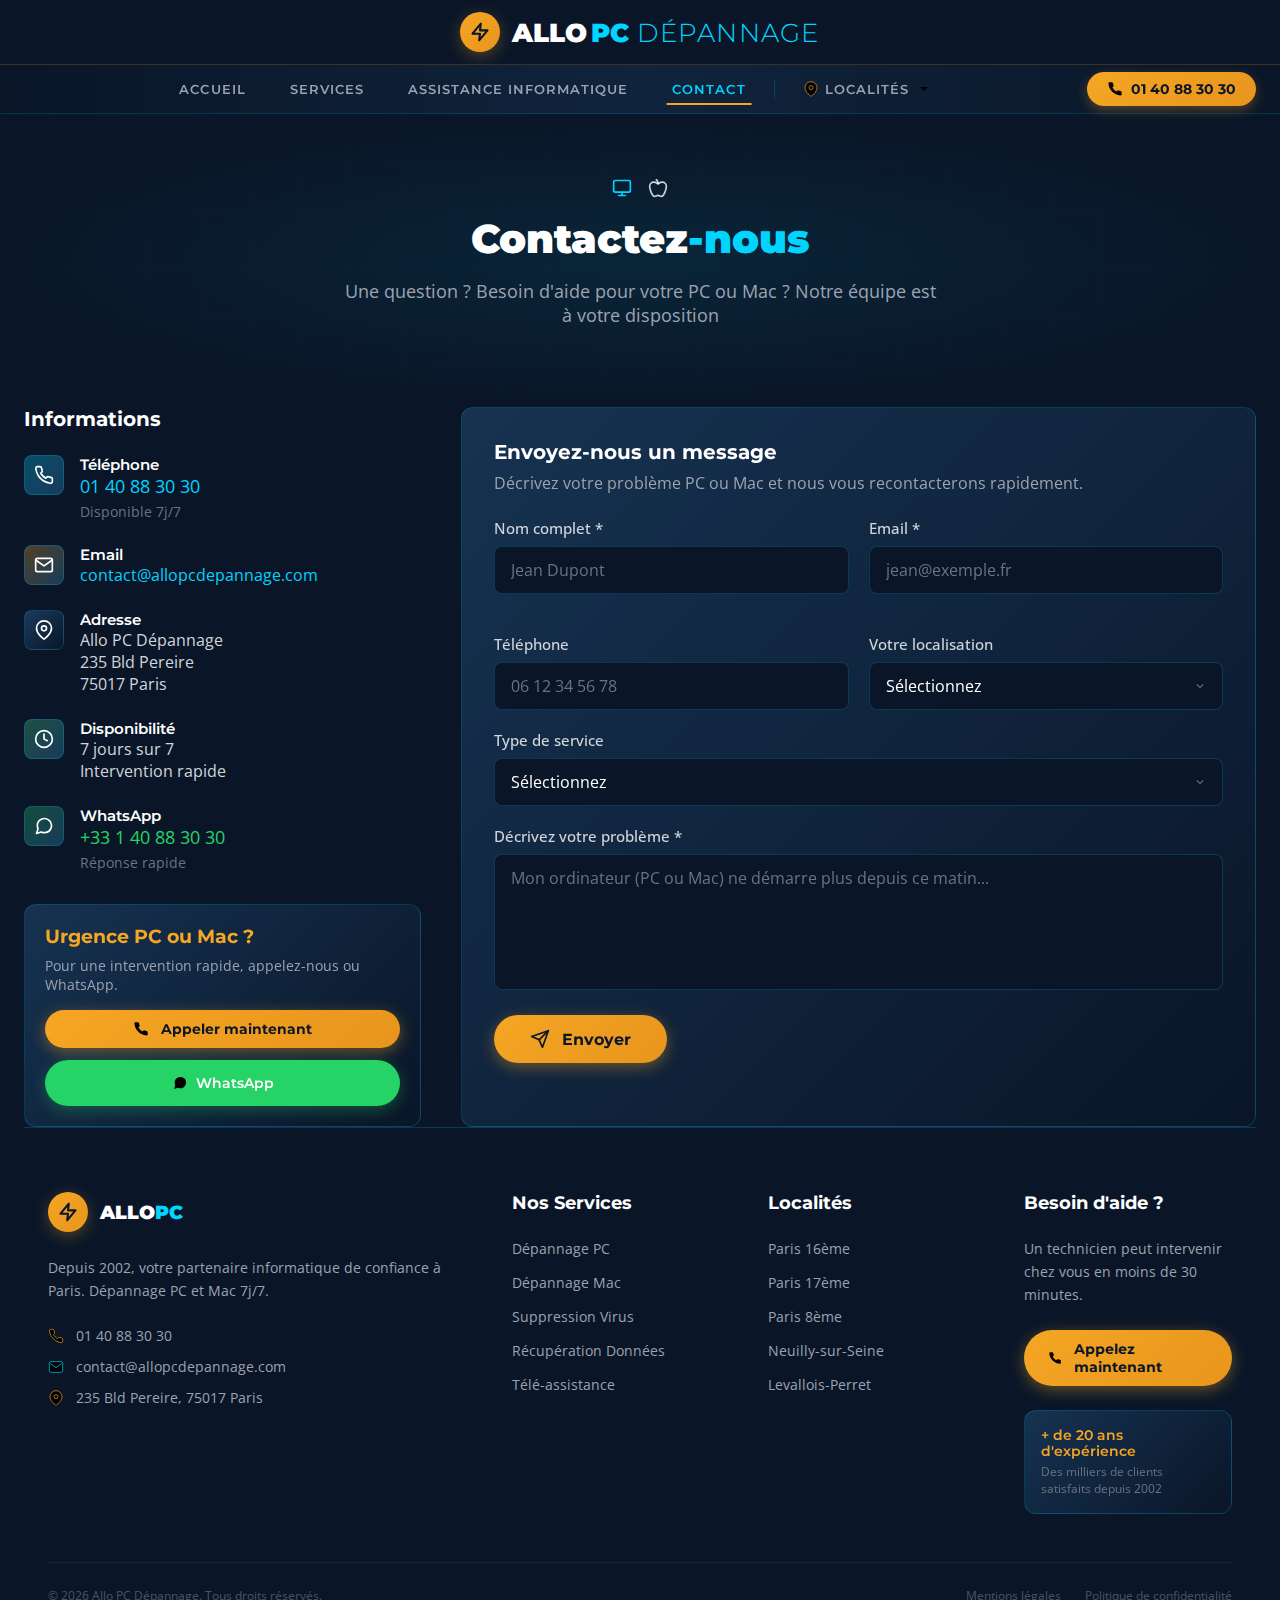
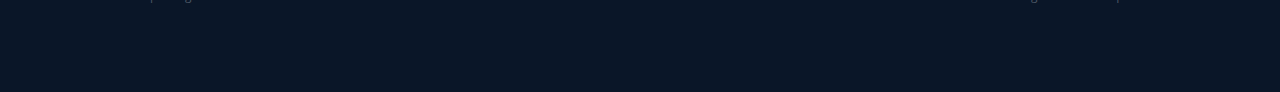
<file: frontend/public/test-contact.html>
<!DOCTYPE html>
<html lang="fr">
<head>
    <meta charset="UTF-8">
  <meta name="viewport" content="width=device-width, initial-scale=1.0">
  <meta name="robots" content="index, follow">
  <meta name="author" content="Allo PC Dépannage">
  <meta property="og:locale" content="fr_FR">
  <meta property="og:site_name" content="Allo PC Dépannage">
  <meta property="og:type" content="website">
  <link rel="icon" type="image/png" href="favicon.png">
  <link rel="stylesheet" href="style.css">
  <script type="application/ld+json">
  {
    "@context": "https://schema.org",
    "@type": "LocalBusiness",
    "name": "Allo PC Dépannage",
    "description": "Dépannage informatique PC et Mac à domicile à Paris et région parisienne. Intervention rapide 7j/7 depuis 2002.",
    "url": "https://allopcdepannage.fr",
    "telephone": "+33140883030",
    "email": "contact@allopcdepannage.com",
    "foundingDate": "2002",
    "priceRange": "$$",
    "address": {"@type": "PostalAddress","streetAddress": "235 Boulevard Pereire","addressLocality": "Paris","postalCode": "75017","addressRegion": "Île-de-France","addressCountry": "FR"},
    "geo": {"@type": "GeoCoordinates","latitude": 48.8848,"longitude": 2.2952},
    "openingHoursSpecification": {"@type": "OpeningHoursSpecification","dayOfWeek": ["Monday","Tuesday","Wednesday","Thursday","Friday","Saturday","Sunday"],"opens": "08:00","closes": "20:00"},
    "areaServed": [{"@type": "City","name": "Paris"},{"@type": "City","name": "Neuilly-sur-Seine"},{"@type": "City","name": "Levallois-Perret"}],
    "hasOfferCatalog": {"@type": "OfferCatalog","name": "Services de dépannage informatique","itemListElement": [
      {"@type": "Offer","itemOffered": {"@type": "Service","name": "Dépannage PC urgent"}},
      {"@type": "Offer","itemOffered": {"@type": "Service","name": "Dépannage Mac"}},
      {"@type": "Offer","itemOffered": {"@type": "Service","name": "Suppression virus"}},
      {"@type": "Offer","itemOffered": {"@type": "Service","name": "Récupération de données"}},
      {"@type": "Offer","itemOffered": {"@type": "Service","name": "Installation réseau WiFi"}},
      {"@type": "Offer","itemOffered": {"@type": "Service","name": "Télé-assistance informatique"}}
    ]},
    "aggregateRating": {"@type": "AggregateRating","ratingValue": "4.9","reviewCount": "10000","bestRating": "5"}
  }
  </script>
  <title>Contact | Allo PC Dépannage - Dépannage Informatique Paris</title>
  <meta name="description" content="Contactez Allo PC Dépannage pour un dépannage informatique PC ou Mac à Paris. Téléphone, email, WhatsApp. Intervention rapide 7j/7. 01 40 88 30 30">
  <meta name="keywords" content="contact dépannage informatique Paris, devis dépannage PC, devis réparation Mac, technicien informatique Paris, dépannage ordinateur contact">
  <link rel="canonical" href="https://allopcdepannage.fr/contact">
</head>
<body>
<!-- SVG ICONS DEFS (hidden) -->
<svg xmlns="http://www.w3.org/2000/svg" style="display:none">
  <symbol id="ic-zap" viewBox="0 0 24 24"><path d="M13 2L3 14h9l-1 8 10-12h-9l1-8z"/></symbol>
  <symbol id="ic-phone" viewBox="0 0 24 24"><path d="M22 16.92v3a2 2 0 0 1-2.18 2 19.79 19.79 0 0 1-8.63-3.07 19.5 19.5 0 0 1-6-6 19.79 19.79 0 0 1-3.07-8.67A2 2 0 0 1 4.11 2h3a2 2 0 0 1 2 1.72c.127.96.361 1.903.7 2.81a2 2 0 0 1-.45 2.11L8.09 9.91a16 16 0 0 0 6 6l1.27-1.27a2 2 0 0 1 2.11-.45c.907.339 1.85.573 2.81.7A2 2 0 0 1 22 16.92z"/></symbol>
  <symbol id="ic-pin" viewBox="0 0 24 24"><path d="M21 10c0 7-9 13-9 13s-9-6-9-13a9 9 0 0 1 18 0z"/><circle cx="12" cy="10" r="3"/></symbol>
  <symbol id="ic-mail" viewBox="0 0 24 24"><path d="M4 4h16c1.1 0 2 .9 2 2v12c0 1.1-.9 2-2 2H4c-1.1 0-2-.9-2-2V6c0-1.1.9-2 2-2z"/><polyline points="22,6 12,13 2,6"/></symbol>
  <symbol id="ic-clock" viewBox="0 0 24 24"><circle cx="12" cy="12" r="10"/><polyline points="12 6 12 12 16 14"/></symbol>
  <symbol id="ic-check" viewBox="0 0 24 24"><path d="M22 11.08V12a10 10 0 1 1-5.93-9.14"/><polyline points="22 4 12 14.01 9 11.01"/></symbol>
  <symbol id="ic-monitor" viewBox="0 0 24 24"><rect x="2" y="3" width="20" height="14" rx="2"/><line x1="8" y1="21" x2="16" y2="21"/><line x1="12" y1="17" x2="12" y2="21"/></symbol>
  <symbol id="ic-apple" viewBox="0 0 24 24"><path d="M12 20.94c1.5 0 2.75 1.06 4 1.06 3 0 6-8 6-12.22A4.91 4.91 0 0 0 17 5c-2.22 0-4 1.44-5 2-1-.56-2.78-2-5-2a4.9 4.9 0 0 0-5 4.78C2 14 5 22 8 22c1.25 0 2.5-1.06 4-1.06z"/><path d="M10 2c1 .5 2 2 2 5"/></symbol>
  <symbol id="ic-shield" viewBox="0 0 24 24"><path d="M12 22s8-4 8-10V5l-8-3-8 3v7c0 6 8 10 8 10z"/></symbol>
  <symbol id="ic-hdd" viewBox="0 0 24 24"><line x1="22" y1="12" x2="2" y2="12"/><path d="M5.45 5.11L2 12v6a2 2 0 0 0 2 2h16a2 2 0 0 0 2-2v-6l-3.45-6.89A2 2 0 0 0 16.76 4H7.24a2 2 0 0 0-1.79 1.11z"/><line x1="6" y1="16" x2="6.01" y2="16"/><line x1="10" y1="16" x2="10.01" y2="16"/></symbol>
  <symbol id="ic-wifi" viewBox="0 0 24 24"><path d="M5 12.55a11 11 0 0 1 14.08 0"/><path d="M1.42 9a16 16 0 0 1 21.16 0"/><path d="M8.53 16.11a6 6 0 0 1 6.95 0"/><line x1="12" y1="20" x2="12.01" y2="20"/></symbol>
  <symbol id="ic-wrench" viewBox="0 0 24 24"><path d="M14.7 6.3a1 1 0 0 0 0 1.4l1.6 1.6a1 1 0 0 0 1.4 0l3.77-3.77a6 6 0 0 1-7.94 7.94l-6.91 6.91a2.12 2.12 0 0 1-3-3l6.91-6.91a6 6 0 0 1 7.94-7.94l-3.76 3.76z"/></symbol>
  <symbol id="ic-grad" viewBox="0 0 24 24"><path d="M22 10v6M2 10l10-5 10 5-10 5z"/><path d="M6 12v5c3 3 6 3 6 3s3 0 6-3v-5"/></symbol>
  <symbol id="ic-download" viewBox="0 0 24 24"><path d="M21 15v4a2 2 0 0 1-2 2H5a2 2 0 0 1-2-2v-4"/><polyline points="7 10 12 15 17 10"/><line x1="12" y1="15" x2="12" y2="3"/></symbol>
  <symbol id="ic-headphones" viewBox="0 0 24 24"><path d="M3 18v-6a9 9 0 0 1 18 0v6"/><path d="M21 19a2 2 0 0 1-2 2h-1a2 2 0 0 1-2-2v-3a2 2 0 0 1 2-2h3zM3 19a2 2 0 0 0 2 2h1a2 2 0 0 0 2-2v-3a2 2 0 0 0-2-2H3z"/></symbol>
  <symbol id="ic-star" viewBox="0 0 24 24"><polygon points="12 2 15.09 8.26 22 9.27 17 14.14 18.18 21.02 12 17.77 5.82 21.02 7 14.14 2 9.27 8.91 8.26 12 2"/></symbol>
  <symbol id="ic-award" viewBox="0 0 24 24"><circle cx="12" cy="8" r="7"/><polyline points="8.21 13.89 7 23 12 20 17 23 15.79 13.88"/></symbol>
  <symbol id="ic-users" viewBox="0 0 24 24"><path d="M17 21v-2a4 4 0 0 0-4-4H5a4 4 0 0 0-4 4v2"/><circle cx="9" cy="7" r="4"/><path d="M23 21v-2a4 4 0 0 0-3-3.87"/><path d="M16 3.13a4 4 0 0 1 0 7.75"/></symbol>
  <symbol id="ic-thumb" viewBox="0 0 24 24"><path d="M14 9V5a3 3 0 0 0-3-3l-4 9v11h11.28a2 2 0 0 0 2-1.7l1.38-9a2 2 0 0 0-2-2.3zM7 22H4a2 2 0 0 1-2-2v-7a2 2 0 0 1 2-2h3"/></symbol>
  <symbol id="ic-truck" viewBox="0 0 24 24"><rect x="1" y="3" width="15" height="13"/><polygon points="16 8 20 8 23 11 23 16 16 16 16 8"/><circle cx="5.5" cy="18.5" r="2.5"/><circle cx="18.5" cy="18.5" r="2.5"/></symbol>
  <symbol id="ic-send" viewBox="0 0 24 24"><line x1="22" y1="2" x2="11" y2="13"/><polygon points="22 2 15 22 11 13 2 9 22 2"/></symbol>
  <symbol id="ic-msg" viewBox="0 0 24 24"><path d="M21 11.5a8.38 8.38 0 0 1-.9 3.8 8.5 8.5 0 0 1-7.6 4.7 8.38 8.38 0 0 1-3.8-.9L3 21l1.9-5.7a8.38 8.38 0 0 1-.9-3.8 8.5 8.5 0 0 1 4.7-7.6 8.38 8.38 0 0 1 3.8-.9h.5a8.48 8.48 0 0 1 8 8v.5z"/></symbol>
  <symbol id="ic-chev" viewBox="0 0 24 24"><polyline points="6 9 12 15 18 9"/></symbol>
  <symbol id="ic-menu" viewBox="0 0 24 24"><line x1="3" y1="12" x2="21" y2="12"/><line x1="3" y1="6" x2="21" y2="6"/><line x1="3" y1="18" x2="21" y2="18"/></symbol>
  <symbol id="ic-x" viewBox="0 0 24 24"><line x1="18" y1="6" x2="6" y2="18"/><line x1="6" y1="6" x2="18" y2="18"/></symbol>
</svg>

<header class="header">
  <div class="logo-bar">
    <a href="index.php" class="logo">
      <span class="logo-icon"><svg class="i" style="stroke:var(--dark);stroke-width:2.5"><use href="#ic-zap"/></svg></span>
      <span><span style="color:#fff">ALLO</span><span style="color:var(--cyan);margin-left:4px">PC</span><span style="color:var(--cyan);margin-left:8px;font-weight:300;letter-spacing:.05em">DÉPANNAGE</span></span>
    </a>
  </div>
  <nav class="nav">
    <div class="container nav-in">
      <!-- Desktop nav -->
      <div class="nav-links desktop-only">
        <a href="index.php" class="nav-a">Accueil</a>
        <a href="index.php#services" class="nav-a">Services</a>
        <a href="index.php#teleassistance" class="nav-a">Assistance informatique</a>
        <a href="contact.php" class="nav-a active">Contact</a>
        <div class="nav-sep"></div>
        <div class="drop">
          <button class="drop-btn"><svg class="i-s" style="stroke:var(--gold)"><use href="#ic-pin"/></svg> Localités <svg class="i-s"><use href="#ic-chev"/></svg></button>
          <div class="drop-menu">
            <a href="depannage-pc-paris-16.php" class="drop-item"><svg class="i-s" style="stroke:var(--gold)"><use href="#ic-pin"/></svg> Paris 16ème</a>
            <a href="depannage-pc-paris-17.php" class="drop-item"><svg class="i-s" style="stroke:var(--gold)"><use href="#ic-pin"/></svg> Paris 17ème</a>
            <a href="depannage-pc-paris-8.php" class="drop-item"><svg class="i-s" style="stroke:var(--gold)"><use href="#ic-pin"/></svg> Paris 8ème</a>
            <a href="depannage-pc-neuilly-sur-seine.php" class="drop-item"><svg class="i-s" style="stroke:var(--gold)"><use href="#ic-pin"/></svg> Neuilly-sur-Seine</a>
            <a href="depannage-informatique-levallois-perret.php" class="drop-item"><svg class="i-s" style="stroke:var(--gold)"><use href="#ic-pin"/></svg> Levallois-Perret</a>
          </div>
        </div>
      </div>
      <div class="desktop-only"><a href="tel:0140883030" class="nav-phone"><svg class="i-s"><use href="#ic-phone"/></svg> 01 40 88 30 30</a></div>

      <!-- Mobile nav toggle -->
      <div class="mobile-only" style="display:flex;align-items:center;justify-content:space-between;width:100%">
        <span style="font-family:'Montserrat';font-weight:700;font-size:.9rem">Menu</span>
        <label for="menu-toggle" style="cursor:pointer;padding:.5rem"><svg style="width:24px;height:24px;stroke:var(--cyan);fill:none;stroke-width:2"><use href="#ic-menu"/></svg></label>
      </div>
    </div>

    <!-- Mobile menu (CSS checkbox trick) -->
    <input type="checkbox" id="menu-toggle" style="display:none">
    <div class="mob-panel">
      <div style="display:flex;justify-content:flex-end;padding:.5rem 1rem">
        <label for="menu-toggle" style="cursor:pointer;padding:.5rem"><svg style="width:24px;height:24px;stroke:var(--cyan);fill:none;stroke-width:2"><use href="#ic-x"/></svg></label>
      </div>
      <a href="index.php">Accueil</a>
      <a href="index.php#services">Services</a>
      <a href="index.php#teleassistance">Assistance informatique</a>
      <a href="contact.php">Contact</a>
      <div class="mob-locs">Nos localités</div>
      <a href="depannage-pc-paris-16.php">Paris 16ème</a>
      <a href="depannage-pc-paris-17.php">Paris 17ème</a>
      <a href="depannage-pc-paris-8.php">Paris 8ème</a>
      <a href="depannage-pc-neuilly-sur-seine.php">Neuilly-sur-Seine</a>
      <a href="depannage-informatique-levallois-perret.php">Levallois-Perret</a>
      <a href="tel:0140883030" class="btn" style="width:calc(100% - 2rem);margin:1rem">
        <svg class="i"><use href="#ic-phone"/></svg> 01 40 88 30 30
      </a>
    </div>
  </nav>
</header>

<section style="position:relative;padding:4rem 0 5rem">
  <div style="position:absolute;inset:0;background:radial-gradient(ellipse at center,rgba(0,212,255,.08),transparent 70%)"></div>
  <div class="circuit-bg" style="position:absolute;inset:0;opacity:.5"></div>
  <div class="container" style="position:relative;z-index:10;text-align:center">
    <div class="flex items-center justify-center gap-4" style="margin-bottom:1rem">
      <svg class="i" style="stroke:var(--cyan)"><use href="#ic-monitor"/></svg>
      <svg class="i" style="stroke:rgba(255,255,255,.8)"><use href="#ic-apple"/></svg>
    </div>
    <h1 style="font-weight:900;font-size:2.5rem;margin-bottom:1rem">Contactez<span style="color:var(--cyan)">-nous</span></h1>
    <p style="color:#9ca3af;font-size:1.1rem;max-width:600px;margin:0 auto">Une question ? Besoin d'aide pour votre PC ou Mac ? Notre équipe est à votre disposition</p>
  </div>
</section>

<div class="container" style="padding-bottom:4rem">
      <div style="display:grid;grid-template-columns:1fr;gap:2.5rem" class="contact-layout">
        <div style="display:grid;grid-template-columns:1fr 2fr;gap:2.5rem" class="contact-layout">
        <div>
          <h2 style="font-weight:700;font-size:1.25rem;margin-bottom:1.5rem">Informations</h2>
          <div class="flex flex-col gap-6">
            <div class="flex gap-4"><div class="card flex items-center justify-center" style="width:40px;height:40px;border-radius:8px;flex-shrink:0;background:linear-gradient(135deg,rgba(0,212,255,.3),var(--blue))"><svg class="i" style="stroke:#fff"><use href="#ic-phone"/></svg></div><div><h3 style="font-weight:600;font-size:.95rem">Téléphone</h3><a href="tel:0140883030" style="color:var(--cyan);font-size:1.1rem">01 40 88 30 30</a><p style="font-size:.85rem;color:#6b7280;margin-top:.25rem">Disponible 7j/7</p></div></div>
            <div class="flex gap-4"><div class="card flex items-center justify-center" style="width:40px;height:40px;border-radius:8px;flex-shrink:0;background:linear-gradient(135deg,rgba(245,166,35,.3),var(--blue))"><svg class="i" style="stroke:#fff"><use href="#ic-mail"/></svg></div><div><h3 style="font-weight:600;font-size:.95rem">Email</h3><a href="mailto:contact@allopcdepannage.com" style="color:var(--cyan)">contact@allopcdepannage.com</a></div></div>
            <div class="flex gap-4"><div class="card flex items-center justify-center" style="width:40px;height:40px;border-radius:8px;flex-shrink:0;background:linear-gradient(135deg,var(--blue),var(--dark))"><svg class="i" style="stroke:#fff"><use href="#ic-pin"/></svg></div><div><h3 style="font-weight:600;font-size:.95rem">Adresse</h3><p style="color:#d1d5db">Allo PC Dépannage<br>235 Bld Pereire<br>75017 Paris</p></div></div>
            <div class="flex gap-4"><div class="card flex items-center justify-center" style="width:40px;height:40px;border-radius:8px;flex-shrink:0;background:linear-gradient(135deg,rgba(74,222,128,.3),var(--blue))"><svg class="i" style="stroke:#fff"><use href="#ic-clock"/></svg></div><div><h3 style="font-weight:600;font-size:.95rem">Disponibilité</h3><p style="color:#d1d5db">7 jours sur 7<br>Intervention rapide</p></div></div>
            <div class="flex gap-4"><div class="card flex items-center justify-center" style="width:40px;height:40px;border-radius:8px;flex-shrink:0;background:linear-gradient(135deg,rgba(37,211,102,.3),var(--blue))"><svg class="i" style="stroke:#fff"><use href="#ic-msg"/></svg></div><div><h3 style="font-weight:600;font-size:.95rem">WhatsApp</h3><a href="https://wa.me/33140883030?text=Bonjour, j'ai besoin d'un dépannage informatique." target="_blank" style="color:#25D366;font-size:1.1rem">+33 1 40 88 30 30</a><p style="font-size:.85rem;color:#6b7280;margin-top:.25rem">Réponse rapide</p></div></div>
          </div>
          <div class="card" style="border-radius:12px;padding:1.25rem;margin-top:2rem">
            <h3 style="font-weight:700;color:var(--gold);margin-bottom:.5rem">Urgence PC ou Mac ?</h3>
            <p style="font-size:.85rem;color:#9ca3af;margin-bottom:1rem">Pour une intervention rapide, appelez-nous ou WhatsApp.</p>
            <a href="tel:0140883030" class="btn" style="width:100%;font-size:.9rem;padding:10px 20px;margin-bottom:.75rem"><svg class="i-s"><use href="#ic-phone"/></svg> Appeler maintenant</a>
            <a href="https://wa.me/33140883030" target="_blank" class="btn-green" style="width:100%"><svg class="i-s"><use href="#ic-msg"/></svg> WhatsApp</a>
          </div>
        </div>

        <!-- Form -->
        <div class="card" style="border-radius:12px;padding:2rem">
          <h2 style="font-weight:700;font-size:1.25rem;margin-bottom:.5rem">Envoyez-nous un message</h2>
          <p style="color:#9ca3af;margin-bottom:1.5rem">Décrivez votre problème PC ou Mac et nous vous recontacterons rapidement.</p>

                    
          <form method="POST" action="contact.php">
            <div class="form-row">
              <div class="form-group"><label for="name">Nom complet *</label><input type="text" id="name" name="name" required class="form-input" placeholder="Jean Dupont"></div>
              <div class="form-group"><label for="email">Email *</label><input type="email" id="email" name="email" required class="form-input" placeholder="jean@exemple.fr"></div>
              <div class="form-group"><label for="phone">Téléphone</label><input type="tel" id="phone" name="phone" class="form-input" placeholder="06 12 34 56 78"></div>
              <div class="form-group"><label for="location">Votre localisation</label><select id="location" name="location" class="form-input"><option value="">Sélectionnez</option><option>Paris 16ème</option><option>Paris 17ème</option><option>Paris 8ème</option><option>Neuilly-sur-Seine</option><option>Levallois-Perret</option><option>Autre</option></select></div>
            </div>
            <div class="form-group"><label for="service">Type de service</label><select id="service" name="service" class="form-input"><option value="">Sélectionnez</option><option>Dépannage PC</option><option>Dépannage Mac</option><option>Suppression virus</option><option>Récupération données</option><option>Installation réseau</option><option>Réparation matériel</option><option>Formation</option><option>Autre</option></select></div>
            <div class="form-group"><label for="message">Décrivez votre problème *</label><textarea id="message" name="message" required rows="5" class="form-input" placeholder="Mon ordinateur (PC ou Mac) ne démarre plus depuis ce matin..."></textarea></div>
            <button type="submit" class="btn" style="font-size:1rem"><svg class="i"><use href="#ic-send"/></svg> Envoyer</button>
          </form>
        </div>
      </div>
    </div>

<footer class="footer">
  <div class="container">
    <div class="ft-grid">
      <div>
        <div class="flex items-center gap-3" style="margin-bottom:1.5rem">
          <span class="logo-icon"><svg class="i" style="stroke:var(--dark);stroke-width:2.5"><use href="#ic-zap"/></svg></span>
          <span style="font-family:'Montserrat';font-weight:900;font-size:1.2rem"><span style="color:#fff">ALLO</span><span style="color:var(--cyan)">PC</span></span>
        </div>
        <p style="color:#9ca3af;font-size:.9rem;line-height:1.6;margin-bottom:1.5rem">Depuis 2002, votre partenaire informatique de confiance à Paris. Dépannage PC et Mac 7j/7.</p>
        <div class="flex flex-col gap-3">
          <a href="tel:0140883030" class="flex items-center gap-3" style="color:#9ca3af;font-size:.9rem"><svg class="i-s" style="stroke:var(--gold)"><use href="#ic-phone"/></svg> 01 40 88 30 30</a>
          <a href="mailto:contact@allopcdepannage.com" class="flex items-center gap-3" style="color:#9ca3af;font-size:.9rem"><svg class="i-s" style="stroke:var(--cyan)"><use href="#ic-mail"/></svg> contact@allopcdepannage.com</a>
          <span class="flex items-center gap-3" style="color:#9ca3af;font-size:.9rem"><svg class="i-s" style="stroke:var(--gold);flex-shrink:0"><use href="#ic-pin"/></svg> 235 Bld Pereire, 75017 Paris</span>
        </div>
      </div>
      <div>
        <h3>Nos Services</h3>
        <ul class="ft-links">
          <li><a href="index.php#services">Dépannage PC</a></li>
          <li><a href="index.php#services">Dépannage Mac</a></li>
          <li><a href="index.php#services">Suppression Virus</a></li>
          <li><a href="index.php#services">Récupération Données</a></li>
          <li><a href="index.php#teleassistance">Télé-assistance</a></li>
        </ul>
      </div>
      <div>
        <h3>Localités</h3>
        <ul class="ft-links">
          <li><a href="depannage-pc-paris-16.php">Paris 16ème</a></li>
          <li><a href="depannage-pc-paris-17.php">Paris 17ème</a></li>
          <li><a href="depannage-pc-paris-8.php">Paris 8ème</a></li>
          <li><a href="depannage-pc-neuilly-sur-seine.php">Neuilly-sur-Seine</a></li>
          <li><a href="depannage-informatique-levallois-perret.php">Levallois-Perret</a></li>
        </ul>
      </div>
      <div>
        <h3>Besoin d'aide ?</h3>
        <p style="color:#9ca3af;font-size:.9rem;margin-bottom:1.5rem;line-height:1.6">Un technicien peut intervenir chez vous en moins de 30 minutes.</p>
        <a href="tel:0140883030" class="btn" style="font-size:.9rem;padding:10px 24px"><svg class="i-s"><use href="#ic-phone"/></svg> Appelez maintenant</a>
        <div class="card" style="border-radius:12px;padding:1rem;margin-top:1.5rem">
          <p style="font-family:'Montserrat';font-weight:600;font-size:.85rem;color:var(--gold);margin-bottom:.25rem">+ de 20 ans d'expérience</p>
          <p style="font-size:.75rem;color:#6b7280">Des milliers de clients satisfaits depuis 2002</p>
        </div>
      </div>
    </div>
    <div class="ft-bot">
      <p>&copy; 2026 Allo PC Dépannage. Tous droits réservés.</p>
      <div class="flex gap-6"><a href="#">Mentions légales</a><a href="#">Politique de confidentialité</a></div>
    </div>
  </div>
</footer>
<div class="mcb"><a href="tel:0140883030"><svg class="i" style="stroke:currentColor"><use href="#ic-phone"/></svg> 01 40 88 30 30 <span style="font-weight:400;opacity:.8;font-size:.9rem">- Appeler</span></a></div>
</body>
</html>
</file>
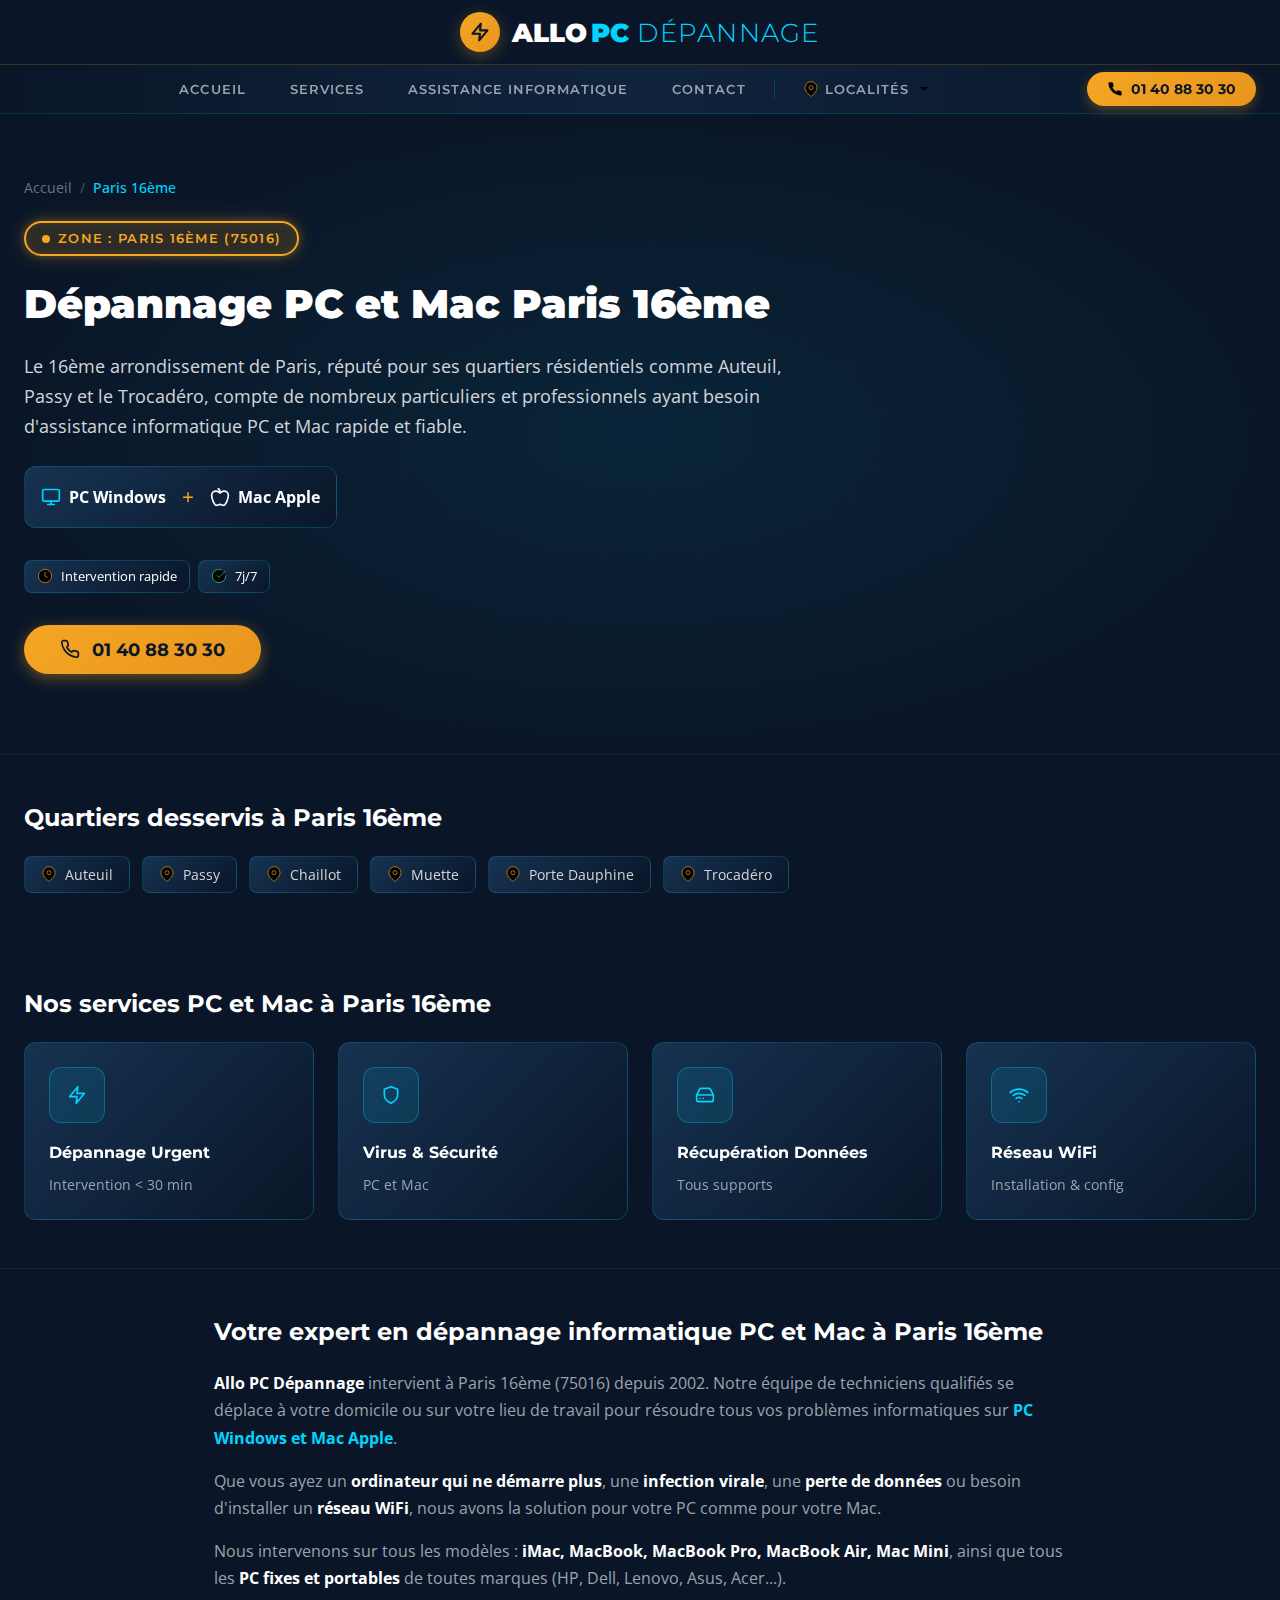
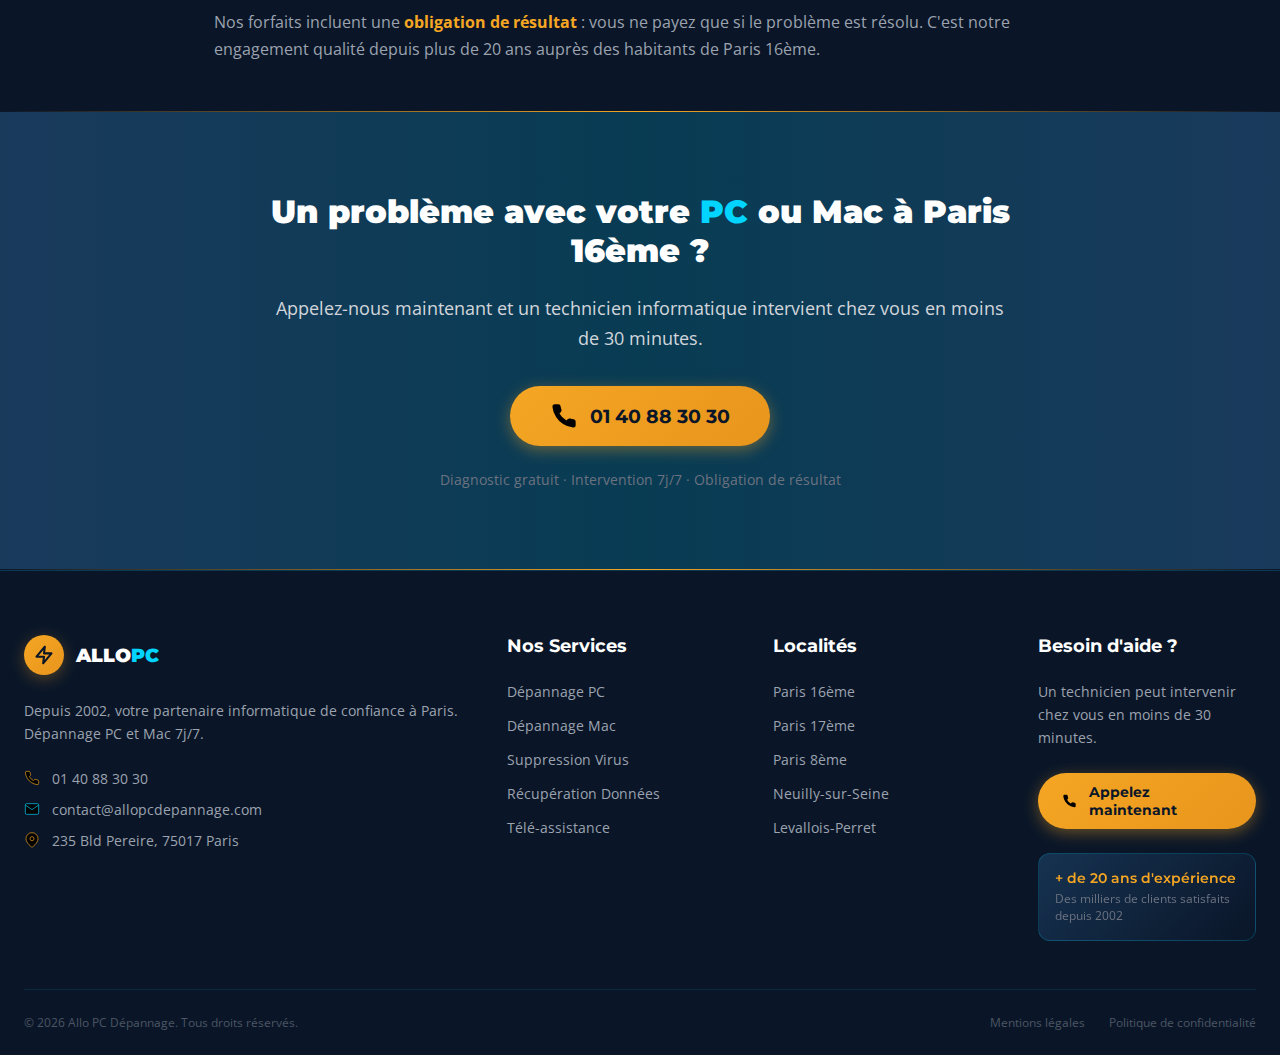
<file: frontend/public/test-location.html>
<!DOCTYPE html>
<html lang="fr">
<head>
    <meta charset="UTF-8">
  <meta name="viewport" content="width=device-width, initial-scale=1.0">
  <meta name="robots" content="index, follow">
  <meta name="author" content="Allo PC Dépannage">
  <meta property="og:locale" content="fr_FR">
  <meta property="og:site_name" content="Allo PC Dépannage">
  <meta property="og:type" content="website">
  <link rel="icon" type="image/png" href="favicon.png">
  <link rel="stylesheet" href="style.css">
  <script type="application/ld+json">
  {
    "@context": "https://schema.org",
    "@type": "LocalBusiness",
    "name": "Allo PC Dépannage",
    "description": "Dépannage informatique PC et Mac à domicile à Paris et région parisienne. Intervention rapide 7j/7 depuis 2002.",
    "url": "https://allopcdepannage.fr",
    "telephone": "+33140883030",
    "email": "contact@allopcdepannage.com",
    "foundingDate": "2002",
    "priceRange": "$$",
    "address": {"@type": "PostalAddress","streetAddress": "235 Boulevard Pereire","addressLocality": "Paris","postalCode": "75017","addressRegion": "Île-de-France","addressCountry": "FR"},
    "geo": {"@type": "GeoCoordinates","latitude": 48.8848,"longitude": 2.2952},
    "openingHoursSpecification": {"@type": "OpeningHoursSpecification","dayOfWeek": ["Monday","Tuesday","Wednesday","Thursday","Friday","Saturday","Sunday"],"opens": "08:00","closes": "20:00"},
    "areaServed": [{"@type": "City","name": "Paris"},{"@type": "City","name": "Neuilly-sur-Seine"},{"@type": "City","name": "Levallois-Perret"}],
    "hasOfferCatalog": {"@type": "OfferCatalog","name": "Services de dépannage informatique","itemListElement": [
      {"@type": "Offer","itemOffered": {"@type": "Service","name": "Dépannage PC urgent"}},
      {"@type": "Offer","itemOffered": {"@type": "Service","name": "Dépannage Mac"}},
      {"@type": "Offer","itemOffered": {"@type": "Service","name": "Suppression virus"}},
      {"@type": "Offer","itemOffered": {"@type": "Service","name": "Récupération de données"}},
      {"@type": "Offer","itemOffered": {"@type": "Service","name": "Installation réseau WiFi"}},
      {"@type": "Offer","itemOffered": {"@type": "Service","name": "Télé-assistance informatique"}}
    ]},
    "aggregateRating": {"@type": "AggregateRating","ratingValue": "4.9","reviewCount": "10000","bestRating": "5"}
  }
  </script>
  <title>Dépannage PC et Mac Paris 16 | Allo PC Dépannage</title>
  <meta name="description" content="Dépannage informatique PC et Mac à Paris 16ème (75016). Intervention rapide 7j/7 à domicile. Réparation, suppression virus, récupération données. Appelez le 01 40 88 30 30">
  <meta name="keywords" content="dépannage informatique Paris 16ème, dépannage PC Paris 16ème, dépannage Mac Paris 16ème, réparation ordinateur Paris 16ème, technicien informatique Paris 16ème, dépannage ordinateur Paris 16ème">
  <link rel="canonical" href="https://allopcdepannage.fr/depannage-pc-paris-16">
</head>
<body>
<!-- SVG ICONS DEFS (hidden) -->
<svg xmlns="http://www.w3.org/2000/svg" style="display:none">
  <symbol id="ic-zap" viewBox="0 0 24 24"><path d="M13 2L3 14h9l-1 8 10-12h-9l1-8z"/></symbol>
  <symbol id="ic-phone" viewBox="0 0 24 24"><path d="M22 16.92v3a2 2 0 0 1-2.18 2 19.79 19.79 0 0 1-8.63-3.07 19.5 19.5 0 0 1-6-6 19.79 19.79 0 0 1-3.07-8.67A2 2 0 0 1 4.11 2h3a2 2 0 0 1 2 1.72c.127.96.361 1.903.7 2.81a2 2 0 0 1-.45 2.11L8.09 9.91a16 16 0 0 0 6 6l1.27-1.27a2 2 0 0 1 2.11-.45c.907.339 1.85.573 2.81.7A2 2 0 0 1 22 16.92z"/></symbol>
  <symbol id="ic-pin" viewBox="0 0 24 24"><path d="M21 10c0 7-9 13-9 13s-9-6-9-13a9 9 0 0 1 18 0z"/><circle cx="12" cy="10" r="3"/></symbol>
  <symbol id="ic-mail" viewBox="0 0 24 24"><path d="M4 4h16c1.1 0 2 .9 2 2v12c0 1.1-.9 2-2 2H4c-1.1 0-2-.9-2-2V6c0-1.1.9-2 2-2z"/><polyline points="22,6 12,13 2,6"/></symbol>
  <symbol id="ic-clock" viewBox="0 0 24 24"><circle cx="12" cy="12" r="10"/><polyline points="12 6 12 12 16 14"/></symbol>
  <symbol id="ic-check" viewBox="0 0 24 24"><path d="M22 11.08V12a10 10 0 1 1-5.93-9.14"/><polyline points="22 4 12 14.01 9 11.01"/></symbol>
  <symbol id="ic-monitor" viewBox="0 0 24 24"><rect x="2" y="3" width="20" height="14" rx="2"/><line x1="8" y1="21" x2="16" y2="21"/><line x1="12" y1="17" x2="12" y2="21"/></symbol>
  <symbol id="ic-apple" viewBox="0 0 24 24"><path d="M12 20.94c1.5 0 2.75 1.06 4 1.06 3 0 6-8 6-12.22A4.91 4.91 0 0 0 17 5c-2.22 0-4 1.44-5 2-1-.56-2.78-2-5-2a4.9 4.9 0 0 0-5 4.78C2 14 5 22 8 22c1.25 0 2.5-1.06 4-1.06z"/><path d="M10 2c1 .5 2 2 2 5"/></symbol>
  <symbol id="ic-shield" viewBox="0 0 24 24"><path d="M12 22s8-4 8-10V5l-8-3-8 3v7c0 6 8 10 8 10z"/></symbol>
  <symbol id="ic-hdd" viewBox="0 0 24 24"><line x1="22" y1="12" x2="2" y2="12"/><path d="M5.45 5.11L2 12v6a2 2 0 0 0 2 2h16a2 2 0 0 0 2-2v-6l-3.45-6.89A2 2 0 0 0 16.76 4H7.24a2 2 0 0 0-1.79 1.11z"/><line x1="6" y1="16" x2="6.01" y2="16"/><line x1="10" y1="16" x2="10.01" y2="16"/></symbol>
  <symbol id="ic-wifi" viewBox="0 0 24 24"><path d="M5 12.55a11 11 0 0 1 14.08 0"/><path d="M1.42 9a16 16 0 0 1 21.16 0"/><path d="M8.53 16.11a6 6 0 0 1 6.95 0"/><line x1="12" y1="20" x2="12.01" y2="20"/></symbol>
  <symbol id="ic-wrench" viewBox="0 0 24 24"><path d="M14.7 6.3a1 1 0 0 0 0 1.4l1.6 1.6a1 1 0 0 0 1.4 0l3.77-3.77a6 6 0 0 1-7.94 7.94l-6.91 6.91a2.12 2.12 0 0 1-3-3l6.91-6.91a6 6 0 0 1 7.94-7.94l-3.76 3.76z"/></symbol>
  <symbol id="ic-grad" viewBox="0 0 24 24"><path d="M22 10v6M2 10l10-5 10 5-10 5z"/><path d="M6 12v5c3 3 6 3 6 3s3 0 6-3v-5"/></symbol>
  <symbol id="ic-download" viewBox="0 0 24 24"><path d="M21 15v4a2 2 0 0 1-2 2H5a2 2 0 0 1-2-2v-4"/><polyline points="7 10 12 15 17 10"/><line x1="12" y1="15" x2="12" y2="3"/></symbol>
  <symbol id="ic-headphones" viewBox="0 0 24 24"><path d="M3 18v-6a9 9 0 0 1 18 0v6"/><path d="M21 19a2 2 0 0 1-2 2h-1a2 2 0 0 1-2-2v-3a2 2 0 0 1 2-2h3zM3 19a2 2 0 0 0 2 2h1a2 2 0 0 0 2-2v-3a2 2 0 0 0-2-2H3z"/></symbol>
  <symbol id="ic-star" viewBox="0 0 24 24"><polygon points="12 2 15.09 8.26 22 9.27 17 14.14 18.18 21.02 12 17.77 5.82 21.02 7 14.14 2 9.27 8.91 8.26 12 2"/></symbol>
  <symbol id="ic-award" viewBox="0 0 24 24"><circle cx="12" cy="8" r="7"/><polyline points="8.21 13.89 7 23 12 20 17 23 15.79 13.88"/></symbol>
  <symbol id="ic-users" viewBox="0 0 24 24"><path d="M17 21v-2a4 4 0 0 0-4-4H5a4 4 0 0 0-4 4v2"/><circle cx="9" cy="7" r="4"/><path d="M23 21v-2a4 4 0 0 0-3-3.87"/><path d="M16 3.13a4 4 0 0 1 0 7.75"/></symbol>
  <symbol id="ic-thumb" viewBox="0 0 24 24"><path d="M14 9V5a3 3 0 0 0-3-3l-4 9v11h11.28a2 2 0 0 0 2-1.7l1.38-9a2 2 0 0 0-2-2.3zM7 22H4a2 2 0 0 1-2-2v-7a2 2 0 0 1 2-2h3"/></symbol>
  <symbol id="ic-truck" viewBox="0 0 24 24"><rect x="1" y="3" width="15" height="13"/><polygon points="16 8 20 8 23 11 23 16 16 16 16 8"/><circle cx="5.5" cy="18.5" r="2.5"/><circle cx="18.5" cy="18.5" r="2.5"/></symbol>
  <symbol id="ic-send" viewBox="0 0 24 24"><line x1="22" y1="2" x2="11" y2="13"/><polygon points="22 2 15 22 11 13 2 9 22 2"/></symbol>
  <symbol id="ic-msg" viewBox="0 0 24 24"><path d="M21 11.5a8.38 8.38 0 0 1-.9 3.8 8.5 8.5 0 0 1-7.6 4.7 8.38 8.38 0 0 1-3.8-.9L3 21l1.9-5.7a8.38 8.38 0 0 1-.9-3.8 8.5 8.5 0 0 1 4.7-7.6 8.38 8.38 0 0 1 3.8-.9h.5a8.48 8.48 0 0 1 8 8v.5z"/></symbol>
  <symbol id="ic-chev" viewBox="0 0 24 24"><polyline points="6 9 12 15 18 9"/></symbol>
  <symbol id="ic-menu" viewBox="0 0 24 24"><line x1="3" y1="12" x2="21" y2="12"/><line x1="3" y1="6" x2="21" y2="6"/><line x1="3" y1="18" x2="21" y2="18"/></symbol>
  <symbol id="ic-x" viewBox="0 0 24 24"><line x1="18" y1="6" x2="6" y2="18"/><line x1="6" y1="6" x2="18" y2="18"/></symbol>
</svg>

<header class="header">
  <div class="logo-bar">
    <a href="index.php" class="logo">
      <span class="logo-icon"><svg class="i" style="stroke:var(--dark);stroke-width:2.5"><use href="#ic-zap"/></svg></span>
      <span><span style="color:#fff">ALLO</span><span style="color:var(--cyan);margin-left:4px">PC</span><span style="color:var(--cyan);margin-left:8px;font-weight:300;letter-spacing:.05em">DÉPANNAGE</span></span>
    </a>
  </div>
  <nav class="nav">
    <div class="container nav-in">
      <!-- Desktop nav -->
      <div class="nav-links desktop-only">
        <a href="index.php" class="nav-a">Accueil</a>
        <a href="index.php#services" class="nav-a">Services</a>
        <a href="index.php#teleassistance" class="nav-a">Assistance informatique</a>
        <a href="contact.php" class="nav-a">Contact</a>
        <div class="nav-sep"></div>
        <div class="drop">
          <button class="drop-btn"><svg class="i-s" style="stroke:var(--gold)"><use href="#ic-pin"/></svg> Localités <svg class="i-s"><use href="#ic-chev"/></svg></button>
          <div class="drop-menu">
            <a href="depannage-pc-paris-16.php" class="drop-item"><svg class="i-s" style="stroke:var(--gold)"><use href="#ic-pin"/></svg> Paris 16ème</a>
            <a href="depannage-pc-paris-17.php" class="drop-item"><svg class="i-s" style="stroke:var(--gold)"><use href="#ic-pin"/></svg> Paris 17ème</a>
            <a href="depannage-pc-paris-8.php" class="drop-item"><svg class="i-s" style="stroke:var(--gold)"><use href="#ic-pin"/></svg> Paris 8ème</a>
            <a href="depannage-pc-neuilly-sur-seine.php" class="drop-item"><svg class="i-s" style="stroke:var(--gold)"><use href="#ic-pin"/></svg> Neuilly-sur-Seine</a>
            <a href="depannage-informatique-levallois-perret.php" class="drop-item"><svg class="i-s" style="stroke:var(--gold)"><use href="#ic-pin"/></svg> Levallois-Perret</a>
          </div>
        </div>
      </div>
      <div class="desktop-only"><a href="tel:0140883030" class="nav-phone"><svg class="i-s"><use href="#ic-phone"/></svg> 01 40 88 30 30</a></div>

      <!-- Mobile nav toggle -->
      <div class="mobile-only" style="display:flex;align-items:center;justify-content:space-between;width:100%">
        <span style="font-family:'Montserrat';font-weight:700;font-size:.9rem">Menu</span>
        <label for="menu-toggle" style="cursor:pointer;padding:.5rem"><svg style="width:24px;height:24px;stroke:var(--cyan);fill:none;stroke-width:2"><use href="#ic-menu"/></svg></label>
      </div>
    </div>

    <!-- Mobile menu (CSS checkbox trick) -->
    <input type="checkbox" id="menu-toggle" style="display:none">
    <div class="mob-panel">
      <div style="display:flex;justify-content:flex-end;padding:.5rem 1rem">
        <label for="menu-toggle" style="cursor:pointer;padding:.5rem"><svg style="width:24px;height:24px;stroke:var(--cyan);fill:none;stroke-width:2"><use href="#ic-x"/></svg></label>
      </div>
      <a href="index.php">Accueil</a>
      <a href="index.php#services">Services</a>
      <a href="index.php#teleassistance">Assistance informatique</a>
      <a href="contact.php">Contact</a>
      <div class="mob-locs">Nos localités</div>
      <a href="depannage-pc-paris-16.php">Paris 16ème</a>
      <a href="depannage-pc-paris-17.php">Paris 17ème</a>
      <a href="depannage-pc-paris-8.php">Paris 8ème</a>
      <a href="depannage-pc-neuilly-sur-seine.php">Neuilly-sur-Seine</a>
      <a href="depannage-informatique-levallois-perret.php">Levallois-Perret</a>
      <a href="tel:0140883030" class="btn" style="width:calc(100% - 2rem);margin:1rem">
        <svg class="i"><use href="#ic-phone"/></svg> 01 40 88 30 30
      </a>
    </div>
  </nav>
</header>

<section class="loc-hero" style="position:relative;overflow:hidden">
  <div style="position:absolute;inset:0;background:radial-gradient(ellipse at center,rgba(0,212,255,.08),transparent 70%)"></div>
  <div class="circuit-bg" style="position:absolute;inset:0;opacity:.3"></div>
  <div class="container" style="position:relative;z-index:10">
    <nav class="breadcrumb"><a href="index.php">Accueil</a> <span style="color:#4b5563">/</span> <span style="color:var(--cyan);font-weight:500">Paris 16ème</span></nav>
    <div class="badge badge-g glow loc-badge" style="margin-bottom:1.5rem"><span style="width:8px;height:8px;background:var(--gold);border-radius:50%"></span> Zone : Paris 16ème (75016)</div>
    <h1 style="font-weight:900;font-size:2.5rem;line-height:1.2;margin-bottom:1.5rem">Dépannage PC et Mac Paris 16ème</h1>
    <p style="color:#d1d5db;font-size:1.1rem;max-width:800px;line-height:1.7;margin-bottom:1.5rem">Le 16ème arrondissement de Paris, réputé pour ses quartiers résidentiels comme Auteuil, Passy et le Trocadéro, compte de nombreux particuliers et professionnels ayant besoin d'assistance informatique PC et Mac rapide et fiable.</p>
    <div class="card flex items-center gap-4" style="display:inline-flex;padding:1rem;border-radius:12px;margin-bottom:2rem">
      <span class="flex items-center gap-2"><svg class="i" style="stroke:var(--cyan)"><use href="#ic-monitor"/></svg> <strong>PC Windows</strong></span>
      <span style="color:var(--gold);font-size:1.3rem">+</span>
      <span class="flex items-center gap-2"><svg class="i" style="stroke:#fff"><use href="#ic-apple"/></svg> <strong>Mac Apple</strong></span>
    </div>
    <div class="trust" style="margin-bottom:2rem">
      <span class="trust-b card"><svg class="i-s" style="stroke:var(--gold)"><use href="#ic-clock"/></svg> Intervention rapide</span>
      <span class="trust-b card"><svg class="i-s" style="stroke:#4ade80"><use href="#ic-check"/></svg> 7j/7</span>
          </div>
    <a href="tel:0140883030" class="btn" style="font-size:1.1rem"><svg class="i"><use href="#ic-phone"/></svg> 01 40 88 30 30</a>
  </div>
</section>

<section style="padding:3rem 0;border-top:1px solid rgba(0,212,255,.1)">
  <div class="container">
    <h2 style="font-weight:700;font-size:1.5rem;margin-bottom:1.5rem">Quartiers desservis à Paris 16ème</h2>
    <div class="flex flex-wrap gap-3"><span class="nbh card"><svg class="i-s" style="stroke:var(--gold)"><use href="#ic-pin"/></svg> Auteuil</span><span class="nbh card"><svg class="i-s" style="stroke:var(--gold)"><use href="#ic-pin"/></svg> Passy</span><span class="nbh card"><svg class="i-s" style="stroke:var(--gold)"><use href="#ic-pin"/></svg> Chaillot</span><span class="nbh card"><svg class="i-s" style="stroke:var(--gold)"><use href="#ic-pin"/></svg> Muette</span><span class="nbh card"><svg class="i-s" style="stroke:var(--gold)"><use href="#ic-pin"/></svg> Porte Dauphine</span><span class="nbh card"><svg class="i-s" style="stroke:var(--gold)"><use href="#ic-pin"/></svg> Trocadéro</span></div>
  </div>
</section>

<section style="padding:3rem 0">
  <div class="container">
    <h2 style="font-weight:700;font-size:1.5rem;margin-bottom:1.5rem">Nos services PC et Mac à Paris 16ème</h2>
    <div class="grid g4">
      <div class="card svc"><div class="svc-i def"><svg class="i" style="stroke:var(--cyan)"><use href="#ic-zap"/></svg></div><h3 style="font-size:1rem">Dépannage Urgent</h3><p style="font-size:.85rem">Intervention &lt; 30 min</p></div>
      <div class="card svc"><div class="svc-i def"><svg class="i" style="stroke:var(--cyan)"><use href="#ic-shield"/></svg></div><h3 style="font-size:1rem">Virus & Sécurité</h3><p style="font-size:.85rem">PC et Mac</p></div>
      <div class="card svc"><div class="svc-i def"><svg class="i" style="stroke:var(--cyan)"><use href="#ic-hdd"/></svg></div><h3 style="font-size:1rem">Récupération Données</h3><p style="font-size:.85rem">Tous supports</p></div>
      <div class="card svc"><div class="svc-i def"><svg class="i" style="stroke:var(--cyan)"><use href="#ic-wifi"/></svg></div><h3 style="font-size:1rem">Réseau WiFi</h3><p style="font-size:.85rem">Installation & config</p></div>
    </div>
  </div>
</section>

<section style="padding:3rem 0;border-top:1px solid rgba(0,212,255,.1)">
  <div class="container" style="max-width:900px">
    <h2 style="font-weight:700;font-size:1.5rem;margin-bottom:1.5rem">Votre expert en dépannage informatique PC et Mac à Paris 16ème</h2>
    <div style="color:#9ca3af;line-height:1.7">
      <p style="margin-bottom:1rem"><strong style="color:#fff">Allo PC Dépannage</strong> intervient à Paris 16ème (75016) depuis 2002. Notre équipe de techniciens qualifiés se déplace à votre domicile ou sur votre lieu de travail pour résoudre tous vos problèmes informatiques sur <strong style="color:var(--cyan)">PC Windows et Mac Apple</strong>.</p>
      <p style="margin-bottom:1rem">Que vous ayez un <strong style="color:#fff">ordinateur qui ne démarre plus</strong>, une <strong style="color:#fff">infection virale</strong>, une <strong style="color:#fff">perte de données</strong> ou besoin d'installer un <strong style="color:#fff">réseau WiFi</strong>, nous avons la solution pour votre PC comme pour votre Mac.</p>
      <p style="margin-bottom:1rem">Nous intervenons sur tous les modèles : <strong style="color:#fff">iMac, MacBook, MacBook Pro, MacBook Air, Mac Mini</strong>, ainsi que tous les <strong style="color:#fff">PC fixes et portables</strong> de toutes marques (HP, Dell, Lenovo, Asus, Acer...).</p>
      <p>Nos forfaits incluent une <strong style="color:var(--gold)">obligation de résultat</strong> : vous ne payez que si le problème est résolu. C'est notre engagement qualité depuis plus de 20 ans auprès des habitants de Paris 16ème.</p>
    </div>
  </div>
</section>

<!-- CTA -->
<section class="section cta-border circuit-bg" style="background:var(--dark);overflow:hidden">
  <div style="position:absolute;inset:0;background:linear-gradient(to right,var(--blue),rgba(0,212,255,.2),var(--blue))"></div>
  <div class="container" style="position:relative;z-index:10;text-align:center;max-width:800px">
    <h2 style="font-weight:900;font-size:2rem;margin-bottom:1.5rem">Un problème avec votre <span style="color:var(--cyan)">PC</span> ou <span>Mac</span> à Paris 16ème ?</h2>
    <p style="font-size:1.1rem;color:#d1d5db;margin-bottom:2rem;line-height:1.7">Appelez-nous maintenant et un technicien informatique intervient chez vous en moins de 30 minutes.</p>
    <a href="tel:0140883030" class="btn" style="font-size:1.2rem;padding:16px 40px"><svg class="i-l"><use href="#ic-phone"/></svg> 01 40 88 30 30</a>
    <p style="margin-top:1.5rem;font-size:.9rem;color:#6b7280">Diagnostic gratuit · Intervention 7j/7 · Obligation de résultat</p>
  </div>
</section>

<footer class="footer">
  <div class="container">
    <div class="ft-grid">
      <div>
        <div class="flex items-center gap-3" style="margin-bottom:1.5rem">
          <span class="logo-icon"><svg class="i" style="stroke:var(--dark);stroke-width:2.5"><use href="#ic-zap"/></svg></span>
          <span style="font-family:'Montserrat';font-weight:900;font-size:1.2rem"><span style="color:#fff">ALLO</span><span style="color:var(--cyan)">PC</span></span>
        </div>
        <p style="color:#9ca3af;font-size:.9rem;line-height:1.6;margin-bottom:1.5rem">Depuis 2002, votre partenaire informatique de confiance à Paris. Dépannage PC et Mac 7j/7.</p>
        <div class="flex flex-col gap-3">
          <a href="tel:0140883030" class="flex items-center gap-3" style="color:#9ca3af;font-size:.9rem"><svg class="i-s" style="stroke:var(--gold)"><use href="#ic-phone"/></svg> 01 40 88 30 30</a>
          <a href="mailto:contact@allopcdepannage.com" class="flex items-center gap-3" style="color:#9ca3af;font-size:.9rem"><svg class="i-s" style="stroke:var(--cyan)"><use href="#ic-mail"/></svg> contact@allopcdepannage.com</a>
          <span class="flex items-center gap-3" style="color:#9ca3af;font-size:.9rem"><svg class="i-s" style="stroke:var(--gold);flex-shrink:0"><use href="#ic-pin"/></svg> 235 Bld Pereire, 75017 Paris</span>
        </div>
      </div>
      <div>
        <h3>Nos Services</h3>
        <ul class="ft-links">
          <li><a href="index.php#services">Dépannage PC</a></li>
          <li><a href="index.php#services">Dépannage Mac</a></li>
          <li><a href="index.php#services">Suppression Virus</a></li>
          <li><a href="index.php#services">Récupération Données</a></li>
          <li><a href="index.php#teleassistance">Télé-assistance</a></li>
        </ul>
      </div>
      <div>
        <h3>Localités</h3>
        <ul class="ft-links">
          <li><a href="depannage-pc-paris-16.php">Paris 16ème</a></li>
          <li><a href="depannage-pc-paris-17.php">Paris 17ème</a></li>
          <li><a href="depannage-pc-paris-8.php">Paris 8ème</a></li>
          <li><a href="depannage-pc-neuilly-sur-seine.php">Neuilly-sur-Seine</a></li>
          <li><a href="depannage-informatique-levallois-perret.php">Levallois-Perret</a></li>
        </ul>
      </div>
      <div>
        <h3>Besoin d'aide ?</h3>
        <p style="color:#9ca3af;font-size:.9rem;margin-bottom:1.5rem;line-height:1.6">Un technicien peut intervenir chez vous en moins de 30 minutes.</p>
        <a href="tel:0140883030" class="btn" style="font-size:.9rem;padding:10px 24px"><svg class="i-s"><use href="#ic-phone"/></svg> Appelez maintenant</a>
        <div class="card" style="border-radius:12px;padding:1rem;margin-top:1.5rem">
          <p style="font-family:'Montserrat';font-weight:600;font-size:.85rem;color:var(--gold);margin-bottom:.25rem">+ de 20 ans d'expérience</p>
          <p style="font-size:.75rem;color:#6b7280">Des milliers de clients satisfaits depuis 2002</p>
        </div>
      </div>
    </div>
    <div class="ft-bot">
      <p>&copy; 2026 Allo PC Dépannage. Tous droits réservés.</p>
      <div class="flex gap-6"><a href="#">Mentions légales</a><a href="#">Politique de confidentialité</a></div>
    </div>
  </div>
</footer>
<div class="mcb"><a href="tel:0140883030"><svg class="i" style="stroke:currentColor"><use href="#ic-phone"/></svg> 01 40 88 30 30 <span style="font-weight:400;opacity:.8;font-size:.9rem">- Appeler</span></a></div>
</body>
</html>
</file>
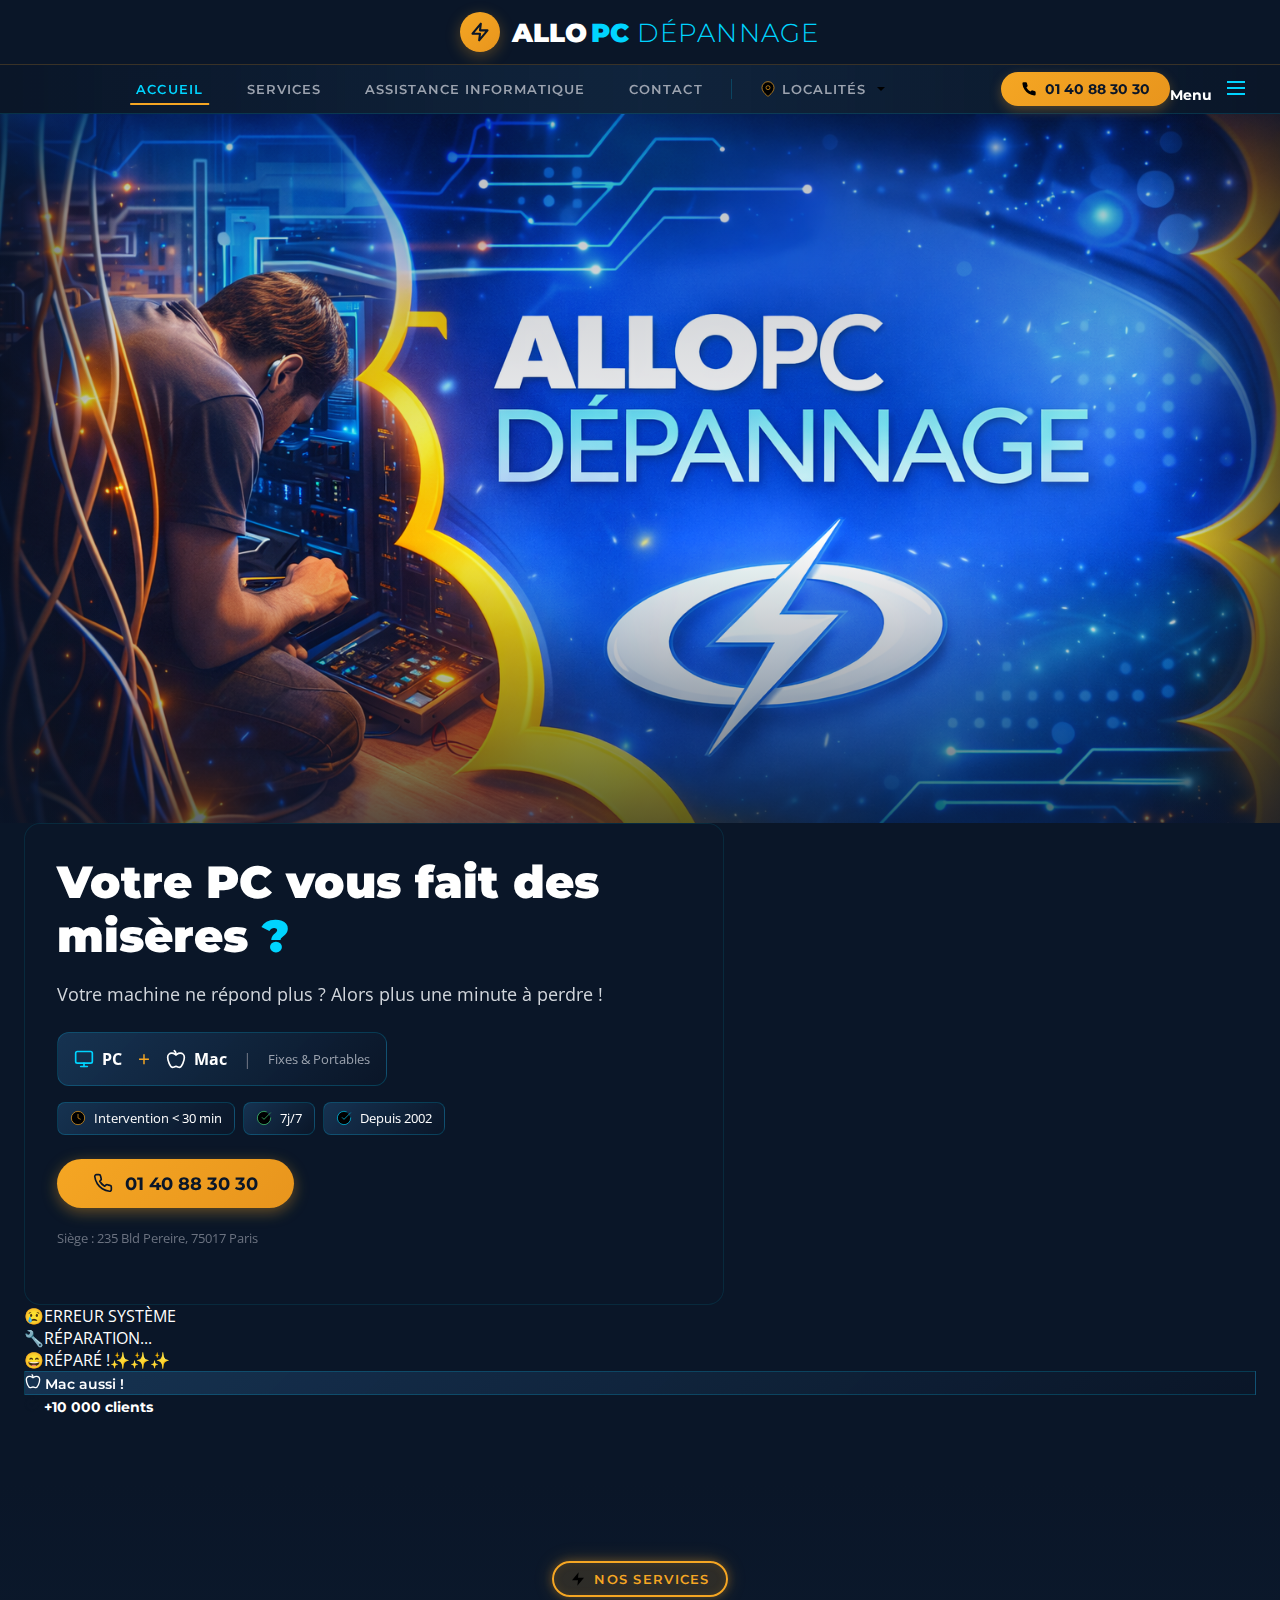
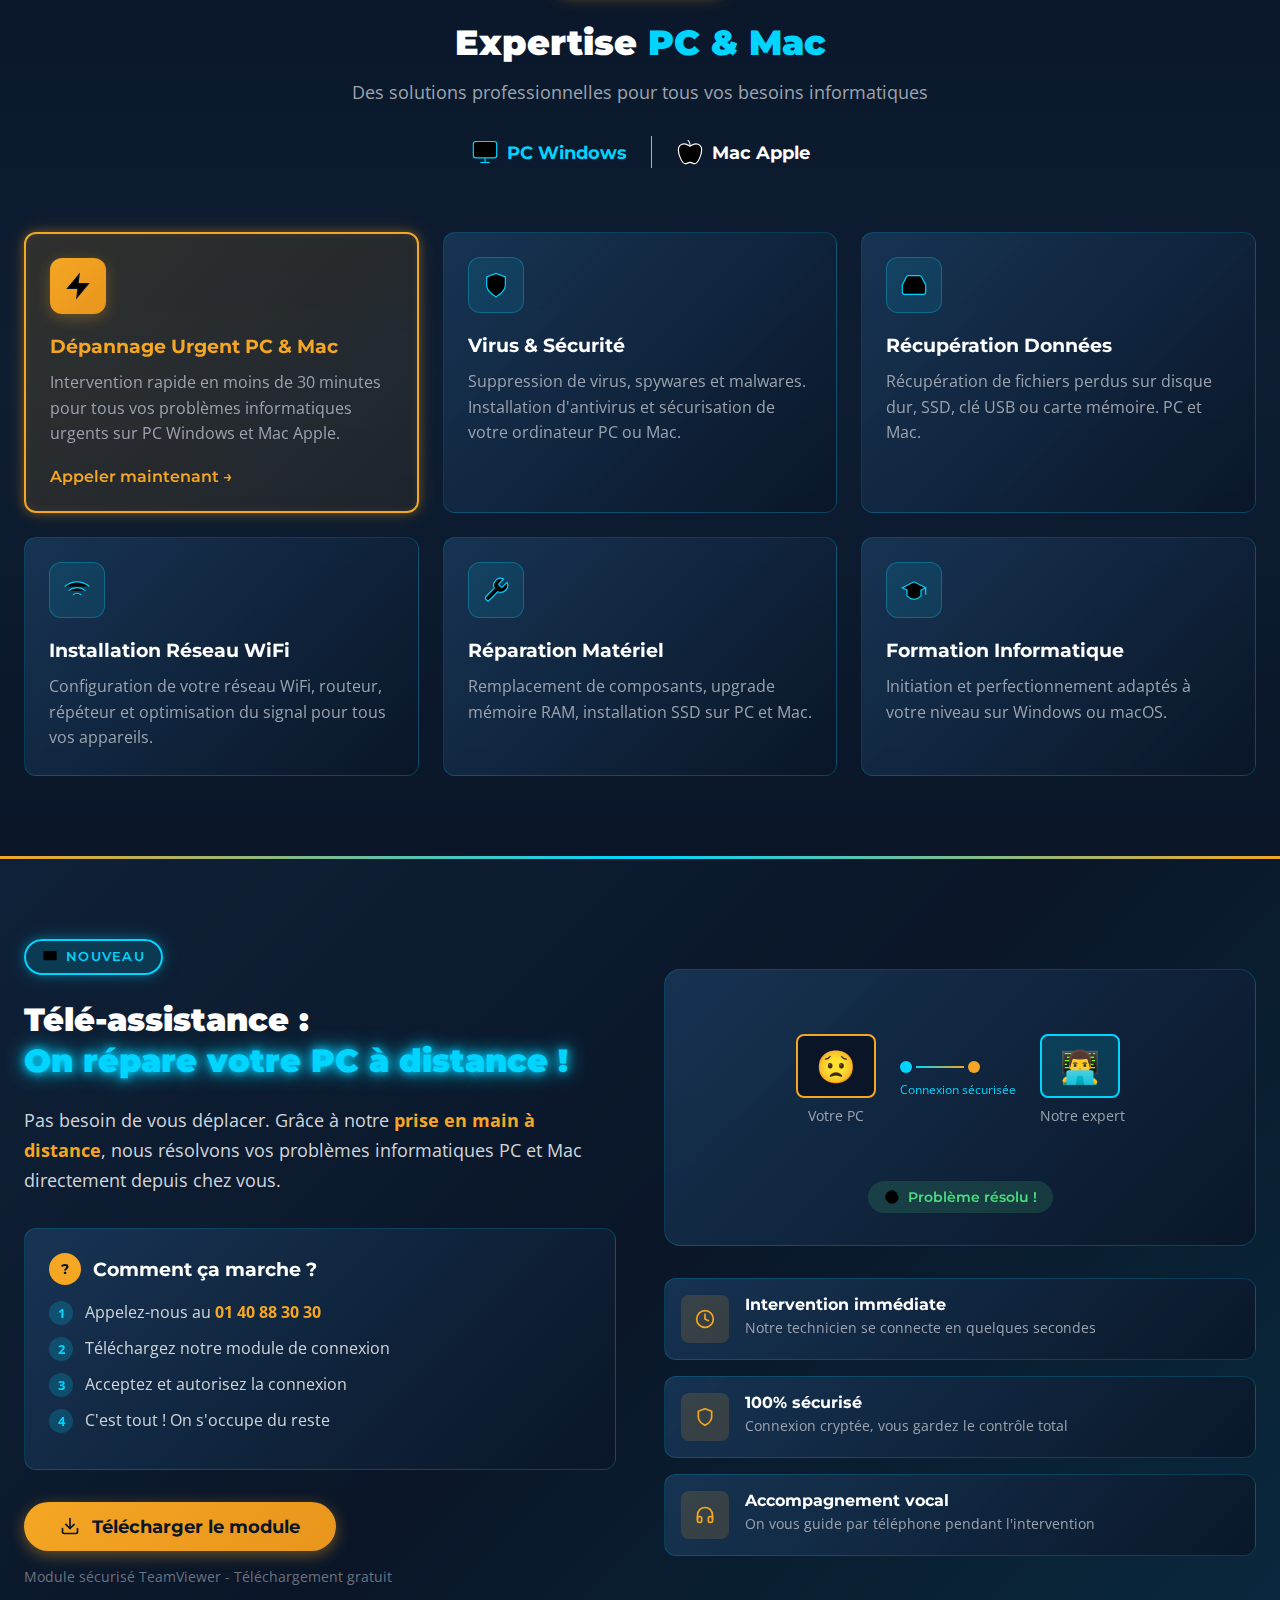
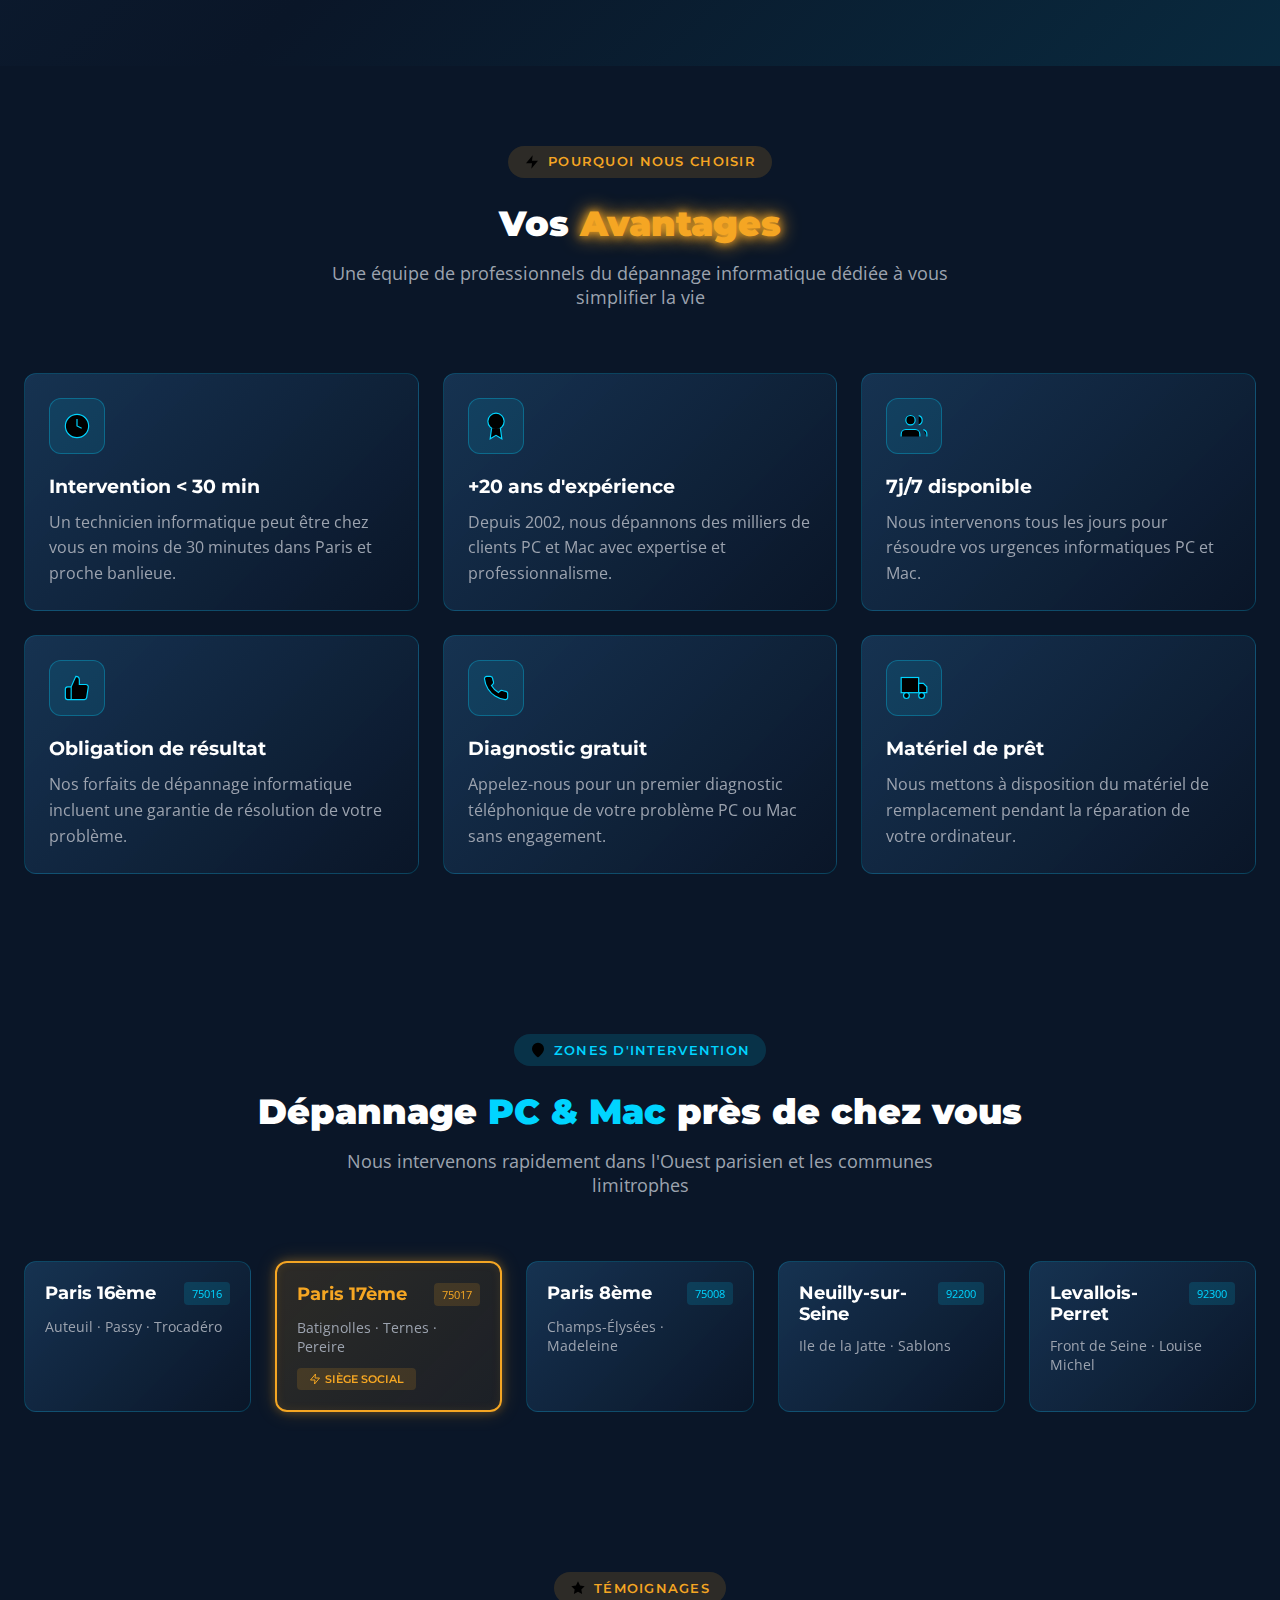
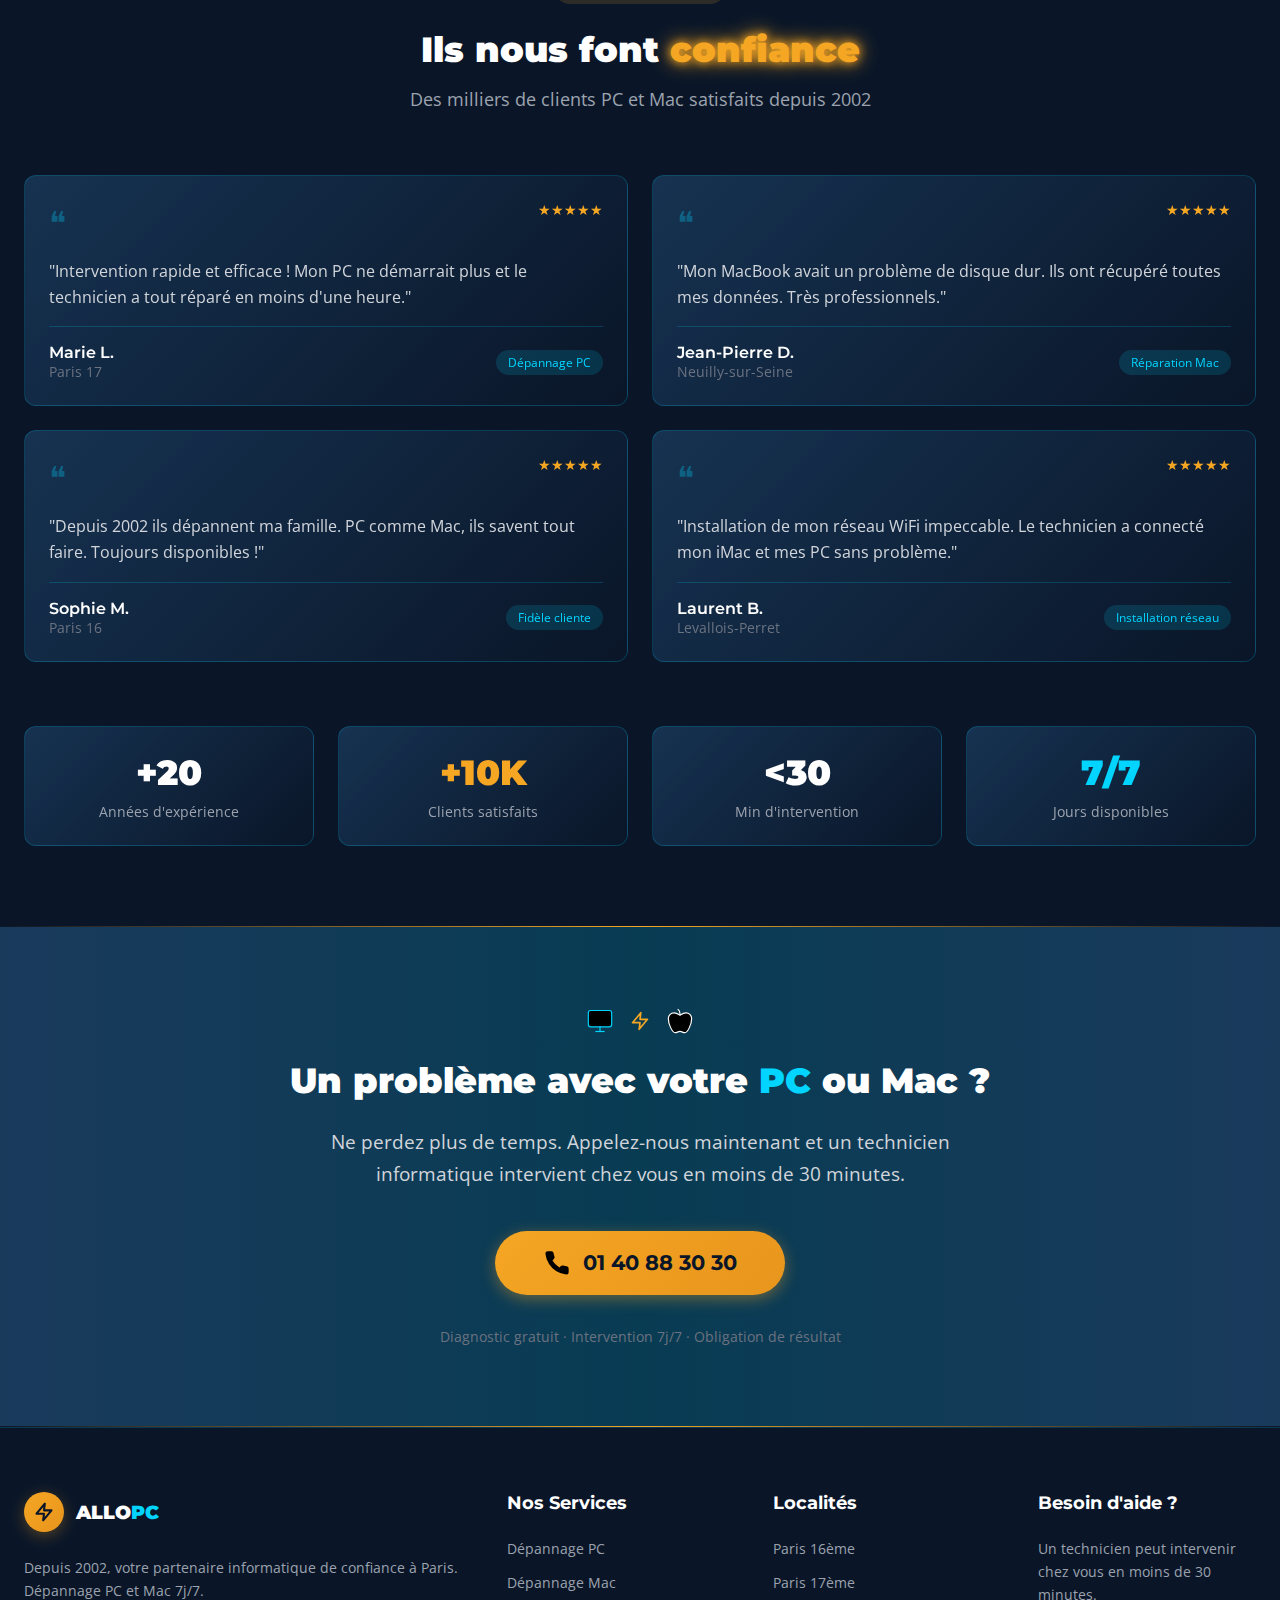
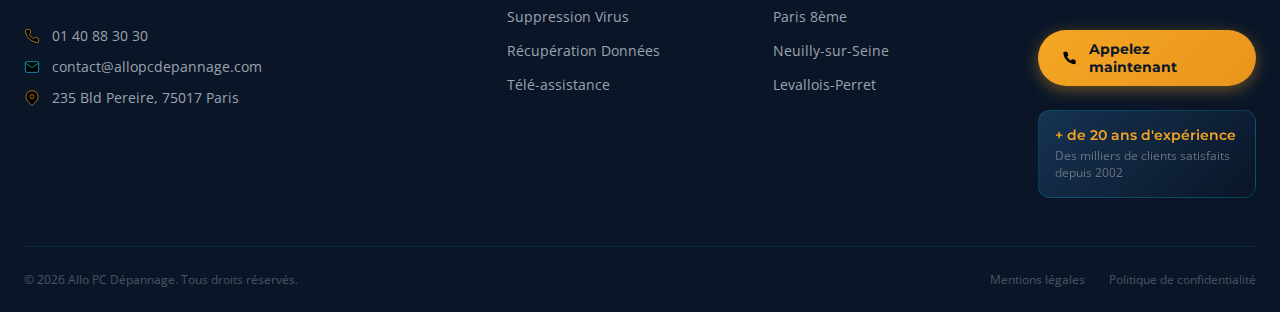
<file: frontend/public/test-ovh.html>
<!DOCTYPE html>
<html lang="fr">
<head>
    <meta charset="UTF-8">
  <meta name="viewport" content="width=device-width, initial-scale=1.0">
  <meta name="robots" content="index, follow">
  <meta name="author" content="Allo PC Dépannage">
  <meta property="og:locale" content="fr_FR">
  <meta property="og:site_name" content="Allo PC Dépannage">
  <meta property="og:type" content="website">
  <link rel="icon" type="image/png" href="favicon.png">
  <link rel="stylesheet" href="style.css">
  <script type="application/ld+json">
  {
    "@context": "https://schema.org",
    "@type": "LocalBusiness",
    "name": "Allo PC Dépannage",
    "description": "Dépannage informatique PC et Mac à domicile à Paris et région parisienne. Intervention rapide 7j/7 depuis 2002.",
    "url": "https://allopcdepannage.fr",
    "telephone": "+33140883030",
    "email": "contact@allopcdepannage.com",
    "foundingDate": "2002",
    "priceRange": "$$",
    "address": {"@type": "PostalAddress","streetAddress": "235 Boulevard Pereire","addressLocality": "Paris","postalCode": "75017","addressRegion": "Île-de-France","addressCountry": "FR"},
    "geo": {"@type": "GeoCoordinates","latitude": 48.8848,"longitude": 2.2952},
    "openingHoursSpecification": {"@type": "OpeningHoursSpecification","dayOfWeek": ["Monday","Tuesday","Wednesday","Thursday","Friday","Saturday","Sunday"],"opens": "08:00","closes": "20:00"},
    "areaServed": [{"@type": "City","name": "Paris"},{"@type": "City","name": "Neuilly-sur-Seine"},{"@type": "City","name": "Levallois-Perret"}],
    "hasOfferCatalog": {"@type": "OfferCatalog","name": "Services de dépannage informatique","itemListElement": [
      {"@type": "Offer","itemOffered": {"@type": "Service","name": "Dépannage PC urgent"}},
      {"@type": "Offer","itemOffered": {"@type": "Service","name": "Dépannage Mac"}},
      {"@type": "Offer","itemOffered": {"@type": "Service","name": "Suppression virus"}},
      {"@type": "Offer","itemOffered": {"@type": "Service","name": "Récupération de données"}},
      {"@type": "Offer","itemOffered": {"@type": "Service","name": "Installation réseau WiFi"}},
      {"@type": "Offer","itemOffered": {"@type": "Service","name": "Télé-assistance informatique"}}
    ]},
    "aggregateRating": {"@type": "AggregateRating","ratingValue": "4.9","reviewCount": "10000","bestRating": "5"}
  }
  </script>
  <title>Allo PC Dépannage | Dépannage Informatique PC & Mac Paris - Depuis 2002</title>
  <meta name="description" content="Dépannage informatique à domicile à Paris et région parisienne. Intervention rapide 7j/7 en moins de 30 min. Réparation PC et Mac, suppression virus, récupération données. Appelez le 01 40 88 30 30">
  <meta name="keywords" content="dépannage informatique, dépannage PC, dépannage Mac, réparation ordinateur, dépannage informatique Paris, réparation PC Paris, réparation Mac Paris, technicien informatique, dépannage ordinateur à domicile, assistance informatique, suppression virus, récupération données, installation réseau WiFi, informaticien Paris, réparation MacBook, réparation iMac, dépannage Windows, dépannage macOS, dépannage informatique Paris 16, dépannage informatique Paris 17, dépannage informatique Paris 8, dépannage informatique Neuilly-sur-Seine, dépannage informatique Levallois-Perret">
  <link rel="canonical" href="https://allopcdepannage.fr/">
  <meta property="og:title" content="Allo PC Dépannage | Dépannage Informatique PC & Mac Paris">
  <meta property="og:description" content="Dépannage informatique à domicile à Paris. Intervention rapide 7j/7. Réparation PC et Mac. Depuis 2002.">
  <meta property="og:url" content="https://allopcdepannage.fr/">
</head>
<body>
<!-- SVG ICONS DEFS (hidden) -->
<svg xmlns="http://www.w3.org/2000/svg" style="display:none">
  <symbol id="ic-zap" viewBox="0 0 24 24"><path d="M13 2L3 14h9l-1 8 10-12h-9l1-8z"/></symbol>
  <symbol id="ic-phone" viewBox="0 0 24 24"><path d="M22 16.92v3a2 2 0 0 1-2.18 2 19.79 19.79 0 0 1-8.63-3.07 19.5 19.5 0 0 1-6-6 19.79 19.79 0 0 1-3.07-8.67A2 2 0 0 1 4.11 2h3a2 2 0 0 1 2 1.72c.127.96.361 1.903.7 2.81a2 2 0 0 1-.45 2.11L8.09 9.91a16 16 0 0 0 6 6l1.27-1.27a2 2 0 0 1 2.11-.45c.907.339 1.85.573 2.81.7A2 2 0 0 1 22 16.92z"/></symbol>
  <symbol id="ic-pin" viewBox="0 0 24 24"><path d="M21 10c0 7-9 13-9 13s-9-6-9-13a9 9 0 0 1 18 0z"/><circle cx="12" cy="10" r="3"/></symbol>
  <symbol id="ic-mail" viewBox="0 0 24 24"><path d="M4 4h16c1.1 0 2 .9 2 2v12c0 1.1-.9 2-2 2H4c-1.1 0-2-.9-2-2V6c0-1.1.9-2 2-2z"/><polyline points="22,6 12,13 2,6"/></symbol>
  <symbol id="ic-clock" viewBox="0 0 24 24"><circle cx="12" cy="12" r="10"/><polyline points="12 6 12 12 16 14"/></symbol>
  <symbol id="ic-check" viewBox="0 0 24 24"><path d="M22 11.08V12a10 10 0 1 1-5.93-9.14"/><polyline points="22 4 12 14.01 9 11.01"/></symbol>
  <symbol id="ic-monitor" viewBox="0 0 24 24"><rect x="2" y="3" width="20" height="14" rx="2"/><line x1="8" y1="21" x2="16" y2="21"/><line x1="12" y1="17" x2="12" y2="21"/></symbol>
  <symbol id="ic-apple" viewBox="0 0 24 24"><path d="M12 20.94c1.5 0 2.75 1.06 4 1.06 3 0 6-8 6-12.22A4.91 4.91 0 0 0 17 5c-2.22 0-4 1.44-5 2-1-.56-2.78-2-5-2a4.9 4.9 0 0 0-5 4.78C2 14 5 22 8 22c1.25 0 2.5-1.06 4-1.06z"/><path d="M10 2c1 .5 2 2 2 5"/></symbol>
  <symbol id="ic-shield" viewBox="0 0 24 24"><path d="M12 22s8-4 8-10V5l-8-3-8 3v7c0 6 8 10 8 10z"/></symbol>
  <symbol id="ic-hdd" viewBox="0 0 24 24"><line x1="22" y1="12" x2="2" y2="12"/><path d="M5.45 5.11L2 12v6a2 2 0 0 0 2 2h16a2 2 0 0 0 2-2v-6l-3.45-6.89A2 2 0 0 0 16.76 4H7.24a2 2 0 0 0-1.79 1.11z"/><line x1="6" y1="16" x2="6.01" y2="16"/><line x1="10" y1="16" x2="10.01" y2="16"/></symbol>
  <symbol id="ic-wifi" viewBox="0 0 24 24"><path d="M5 12.55a11 11 0 0 1 14.08 0"/><path d="M1.42 9a16 16 0 0 1 21.16 0"/><path d="M8.53 16.11a6 6 0 0 1 6.95 0"/><line x1="12" y1="20" x2="12.01" y2="20"/></symbol>
  <symbol id="ic-wrench" viewBox="0 0 24 24"><path d="M14.7 6.3a1 1 0 0 0 0 1.4l1.6 1.6a1 1 0 0 0 1.4 0l3.77-3.77a6 6 0 0 1-7.94 7.94l-6.91 6.91a2.12 2.12 0 0 1-3-3l6.91-6.91a6 6 0 0 1 7.94-7.94l-3.76 3.76z"/></symbol>
  <symbol id="ic-grad" viewBox="0 0 24 24"><path d="M22 10v6M2 10l10-5 10 5-10 5z"/><path d="M6 12v5c3 3 6 3 6 3s3 0 6-3v-5"/></symbol>
  <symbol id="ic-download" viewBox="0 0 24 24"><path d="M21 15v4a2 2 0 0 1-2 2H5a2 2 0 0 1-2-2v-4"/><polyline points="7 10 12 15 17 10"/><line x1="12" y1="15" x2="12" y2="3"/></symbol>
  <symbol id="ic-headphones" viewBox="0 0 24 24"><path d="M3 18v-6a9 9 0 0 1 18 0v6"/><path d="M21 19a2 2 0 0 1-2 2h-1a2 2 0 0 1-2-2v-3a2 2 0 0 1 2-2h3zM3 19a2 2 0 0 0 2 2h1a2 2 0 0 0 2-2v-3a2 2 0 0 0-2-2H3z"/></symbol>
  <symbol id="ic-star" viewBox="0 0 24 24"><polygon points="12 2 15.09 8.26 22 9.27 17 14.14 18.18 21.02 12 17.77 5.82 21.02 7 14.14 2 9.27 8.91 8.26 12 2"/></symbol>
  <symbol id="ic-award" viewBox="0 0 24 24"><circle cx="12" cy="8" r="7"/><polyline points="8.21 13.89 7 23 12 20 17 23 15.79 13.88"/></symbol>
  <symbol id="ic-users" viewBox="0 0 24 24"><path d="M17 21v-2a4 4 0 0 0-4-4H5a4 4 0 0 0-4 4v2"/><circle cx="9" cy="7" r="4"/><path d="M23 21v-2a4 4 0 0 0-3-3.87"/><path d="M16 3.13a4 4 0 0 1 0 7.75"/></symbol>
  <symbol id="ic-thumb" viewBox="0 0 24 24"><path d="M14 9V5a3 3 0 0 0-3-3l-4 9v11h11.28a2 2 0 0 0 2-1.7l1.38-9a2 2 0 0 0-2-2.3zM7 22H4a2 2 0 0 1-2-2v-7a2 2 0 0 1 2-2h3"/></symbol>
  <symbol id="ic-truck" viewBox="0 0 24 24"><rect x="1" y="3" width="15" height="13"/><polygon points="16 8 20 8 23 11 23 16 16 16 16 8"/><circle cx="5.5" cy="18.5" r="2.5"/><circle cx="18.5" cy="18.5" r="2.5"/></symbol>
  <symbol id="ic-send" viewBox="0 0 24 24"><line x1="22" y1="2" x2="11" y2="13"/><polygon points="22 2 15 22 11 13 2 9 22 2"/></symbol>
  <symbol id="ic-msg" viewBox="0 0 24 24"><path d="M21 11.5a8.38 8.38 0 0 1-.9 3.8 8.5 8.5 0 0 1-7.6 4.7 8.38 8.38 0 0 1-3.8-.9L3 21l1.9-5.7a8.38 8.38 0 0 1-.9-3.8 8.5 8.5 0 0 1 4.7-7.6 8.38 8.38 0 0 1 3.8-.9h.5a8.48 8.48 0 0 1 8 8v.5z"/></symbol>
  <symbol id="ic-chev" viewBox="0 0 24 24"><polyline points="6 9 12 15 18 9"/></symbol>
  <symbol id="ic-menu" viewBox="0 0 24 24"><line x1="3" y1="12" x2="21" y2="12"/><line x1="3" y1="6" x2="21" y2="6"/><line x1="3" y1="18" x2="21" y2="18"/></symbol>
  <symbol id="ic-x" viewBox="0 0 24 24"><line x1="18" y1="6" x2="6" y2="18"/><line x1="6" y1="6" x2="18" y2="18"/></symbol>
</svg>

<header class="header">
  <div class="logo-bar">
    <a href="index.php" class="logo">
      <span class="logo-icon"><svg class="i" style="stroke:var(--dark);stroke-width:2.5"><use href="#ic-zap"/></svg></span>
      <span><span style="color:#fff">ALLO</span><span style="color:var(--cyan);margin-left:4px">PC</span><span style="color:var(--cyan);margin-left:8px;font-weight:300;letter-spacing:.05em">DÉPANNAGE</span></span>
    </a>
  </div>
  <nav class="nav">
    <div class="container nav-in">
      <!-- Desktop nav -->
      <div class="nav-links" id="desktop-nav">
        <a href="index.php" class="nav-a active">Accueil</a>
        <a href="index.php#services" class="nav-a">Services</a>
        <a href="index.php#teleassistance" class="nav-a">Assistance informatique</a>
        <a href="contact.php" class="nav-a">Contact</a>
        <div class="nav-sep"></div>
        <div class="drop">
          <button class="drop-btn"><svg class="i-s" style="stroke:var(--gold)"><use href="#ic-pin"/></svg> Localités <svg class="i-s"><use href="#ic-chev"/></svg></button>
          <div class="drop-menu">
            <a href="depannage-pc-paris-16.php" class="drop-item"><svg class="i-s" style="stroke:var(--gold)"><use href="#ic-pin"/></svg> Paris 16ème</a>
            <a href="depannage-pc-paris-17.php" class="drop-item"><svg class="i-s" style="stroke:var(--gold)"><use href="#ic-pin"/></svg> Paris 17ème</a>
            <a href="depannage-pc-paris-8.php" class="drop-item"><svg class="i-s" style="stroke:var(--gold)"><use href="#ic-pin"/></svg> Paris 8ème</a>
            <a href="depannage-pc-neuilly-sur-seine.php" class="drop-item"><svg class="i-s" style="stroke:var(--gold)"><use href="#ic-pin"/></svg> Neuilly-sur-Seine</a>
            <a href="depannage-informatique-levallois-perret.php" class="drop-item"><svg class="i-s" style="stroke:var(--gold)"><use href="#ic-pin"/></svg> Levallois-Perret</a>
          </div>
        </div>
      </div>
      <div id="desktop-phone"><a href="tel:0140883030" class="nav-phone"><svg class="i-s"><use href="#ic-phone"/></svg> 01 40 88 30 30</a></div>

      <!-- Mobile hamburger button -->
      <div id="mob-toggle">
        <span style="font-family:'Montserrat';font-weight:700;font-size:.9rem">Menu</span>
        <button onclick="document.getElementById('mob-panel').style.display='block'" style="background:none;border:none;cursor:pointer;padding:.5rem">
          <svg style="width:24px;height:24px;stroke:var(--cyan);fill:none;stroke-width:2"><use href="#ic-menu"/></svg>
        </button>
      </div>
    </div>

    <!-- Mobile menu panel -->
    <div id="mob-panel" class="mob-panel">
      <div style="display:flex;justify-content:flex-end;padding:.5rem 1rem">
        <button onclick="document.getElementById('mob-panel').style.display='none'" style="background:none;border:none;cursor:pointer;padding:.5rem">
          <svg style="width:24px;height:24px;stroke:var(--cyan);fill:none;stroke-width:2"><use href="#ic-x"/></svg>
        </button>
      </div>
      <a href="index.php">Accueil</a>
      <a href="index.php#services">Services</a>
      <a href="index.php#teleassistance">Assistance informatique</a>
      <a href="contact.php">Contact</a>
      <div class="mob-locs">Nos localités</div>
      <a href="depannage-pc-paris-16.php">Paris 16ème</a>
      <a href="depannage-pc-paris-17.php">Paris 17ème</a>
      <a href="depannage-pc-paris-8.php">Paris 8ème</a>
      <a href="depannage-pc-neuilly-sur-seine.php">Neuilly-sur-Seine</a>
      <a href="depannage-informatique-levallois-perret.php">Levallois-Perret</a>
      <a href="tel:0140883030" class="btn" style="width:calc(100% - 2rem);margin:1rem">
        <svg class="i"><use href="#ic-phone"/></svg> 01 40 88 30 30
      </a>
    </div>
  </nav>
</header>

<!-- HERO -->
<section style="position:relative;overflow:hidden">
  <div class="hero-img" style="position:relative">
    <img src="banner-hero.png" alt="Allo PC Dépannage - Dépannage informatique PC et Mac à Paris">
    <div class="hero-overlay"></div><div class="hero-overlay-l"></div><div class="hero-overlay-r"></div>
  </div>
  <div style="background:var(--dark);position:relative" class="circuit-bg">
    <div class="container hero-content">
      <div class="hero-grid">
        <div class="hero-box">
          <h1>Votre PC vous fait des misères <span style="color:var(--cyan)">?</span></h1>
          <p>Votre machine ne répond plus ? Alors plus une minute à perdre !</p>
          <div class="card flex items-center gap-4" style="display:inline-flex;padding:.75rem 1rem;border-radius:12px;margin-bottom:1rem">
            <span class="flex items-center gap-2"><svg class="i" style="stroke:var(--cyan)"><use href="#ic-monitor"/></svg> <strong>PC</strong></span>
            <span style="color:var(--gold);font-size:1.3rem">+</span>
            <span class="flex items-center gap-2"><svg class="i" style="stroke:#fff"><use href="#ic-apple"/></svg> <strong>Mac</strong></span>
            <span style="color:#6b7280">|</span><span style="font-size:.8rem;color:#9ca3af">Fixes & Portables</span>
          </div>
          <div class="trust">
            <span class="trust-b card"><svg class="i-s" style="stroke:var(--gold)"><use href="#ic-clock"/></svg> Intervention &lt; 30 min</span>
            <span class="trust-b card"><svg class="i-s" style="stroke:#4ade80"><use href="#ic-check"/></svg> 7j/7</span>
            <span class="trust-b card"><svg class="i-s" style="stroke:var(--cyan)"><use href="#ic-check"/></svg> Depuis 2002</span>
          </div>
          <a href="tel:0140883030" class="btn" style="font-size:1.1rem"><svg class="i"><use href="#ic-phone"/></svg> 01 40 88 30 30</a>
          <p style="margin-top:1.25rem;font-size:.8rem;color:#6b7280">Siège : 235 Bld Pereire, 75017 Paris</p>
        </div>

        <!-- Animated PC -->
        <div class="pc-anim-wrap">
          <div class="pc-anim-glow"></div>
          <div class="pc-anim">
            <!-- Screen -->
            <div class="pc-screen">
              <div class="pc-screen-inner">
                <div class="pc-stage pc-stage-broken"><span class="pc-emoji">😢</span><span class="pc-status pc-status-red">ERREUR SYSTÈME</span><span class="pc-dots"><i></i><i></i><i></i></span></div>
                <div class="pc-stage pc-stage-repair"><span class="pc-emoji pc-spin">🔧</span><span class="pc-status pc-status-gold">RÉPARATION...</span><span class="pc-progress"><i></i></span></div>
                <div class="pc-stage pc-stage-fixed"><span class="pc-emoji pc-bounce">😄</span><span class="pc-status pc-status-cyan">RÉPARÉ !</span><span class="pc-sparkles">✨✨✨</span></div>
              </div>
              <span class="pc-led"></span>
            </div>
            <!-- Stand -->
            <div class="pc-stand"></div>
            <div class="pc-base"></div>
            <!-- Keyboard -->
            <div class="pc-keyboard"><i></i><i></i><i></i><i></i><i></i><i></i><i></i><i></i><i></i><i></i><i></i><i></i></div>
          </div>
          <div class="pc-label"></div>
          <!-- Floating badges -->
          <div class="pc-badge-mac card">
            <svg class="i-s" style="stroke:#fff;fill:none;stroke-width:2"><use href="#ic-apple"/></svg> <span style="font-family:'Montserrat';font-weight:600;font-size:.85rem">Mac aussi !</span>
          </div>
          <div class="pc-badge-clients">
            <svg class="i-s" style="stroke:var(--dark);fill:none;stroke-width:2"><use href="#ic-check"/></svg> <span style="font-family:'Montserrat';font-weight:700;font-size:.85rem">+10 000 clients</span>
          </div>
        </div>
      </div>
    </div>
  </div>
</section>

<!-- SERVICES -->
<section id="services" class="section circuit-bg" style="background:var(--dark)">
  <div style="position:absolute;inset:0;background:linear-gradient(to bottom,var(--dark),rgba(26,58,92,.2),var(--dark))"></div>
  <div class="container" style="position:relative;z-index:10">
    <div class="section-header">
      <span class="badge badge-g glow"><svg class="i-s"><use href="#ic-zap"/></svg> Nos Services</span>
      <h2 style="margin-top:1.5rem">Expertise <span style="color:var(--cyan)">PC & Mac</span></h2>
      <p>Des solutions professionnelles pour tous vos besoins informatiques</p>
      <div class="flex items-center justify-center gap-6" style="margin-top:2rem">
        <span class="flex items-center gap-2" style="color:var(--cyan);font-family:'Montserrat';font-weight:700;font-size:1.1rem"><svg class="i-l" style="stroke:currentColor"><use href="#ic-monitor"/></svg> PC Windows</span>
        <span style="width:1px;height:2rem;background:var(--gold)"></span>
        <span class="flex items-center gap-2" style="color:#fff;font-family:'Montserrat';font-weight:700;font-size:1.1rem"><svg class="i-l" style="stroke:currentColor"><use href="#ic-apple"/></svg> Mac Apple</span>
      </div>
    </div>
    <div class="grid g3">
      <div class="svc card feat glow"><div class="svc-i feat"><svg class="i-l" style="stroke:var(--dark)"><use href="#ic-zap"/></svg></div><h3 style="color:var(--gold)">Dépannage Urgent PC & Mac</h3><p>Intervention rapide en moins de 30 minutes pour tous vos problèmes informatiques urgents sur PC Windows et Mac Apple.</p><a href="tel:0140883030" style="display:inline-flex;align-items:center;margin-top:1.25rem;font-family:'Montserrat';font-weight:600;color:var(--gold)">Appeler maintenant →</a></div>
      <div class="svc card"><div class="svc-i def"><svg class="i-l" style="stroke:var(--cyan)"><use href="#ic-shield"/></svg></div><h3>Virus & Sécurité</h3><p>Suppression de virus, spywares et malwares. Installation d'antivirus et sécurisation de votre ordinateur PC ou Mac.</p></div>
      <div class="svc card"><div class="svc-i def"><svg class="i-l" style="stroke:var(--cyan)"><use href="#ic-hdd"/></svg></div><h3>Récupération Données</h3><p>Récupération de fichiers perdus sur disque dur, SSD, clé USB ou carte mémoire. PC et Mac.</p></div>
      <div class="svc card"><div class="svc-i def"><svg class="i-l" style="stroke:var(--cyan)"><use href="#ic-wifi"/></svg></div><h3>Installation Réseau WiFi</h3><p>Configuration de votre réseau WiFi, routeur, répéteur et optimisation du signal pour tous vos appareils.</p></div>
      <div class="svc card"><div class="svc-i def"><svg class="i-l" style="stroke:var(--cyan)"><use href="#ic-wrench"/></svg></div><h3>Réparation Matériel</h3><p>Remplacement de composants, upgrade mémoire RAM, installation SSD sur PC et Mac.</p></div>
      <div class="svc card"><div class="svc-i def"><svg class="i-l" style="stroke:var(--cyan)"><use href="#ic-grad"/></svg></div><h3>Formation Informatique</h3><p>Initiation et perfectionnement adaptés à votre niveau sur Windows ou macOS.</p></div>
    </div>
  </div>
</section>

<!-- TELEASSISTANCE -->
<section id="teleassistance" class="section tele-border circuit-bg" style="background:var(--dark);overflow:hidden">
  <div style="position:absolute;inset:0;background:linear-gradient(135deg,rgba(26,58,92,.3),var(--dark),rgba(0,212,255,.1))"></div>
  <div class="container" style="position:relative;z-index:10">
    <div class="tele-grid">
      <div>
        <span class="badge badge-c glow-c" style="margin-bottom:1.5rem"><svg class="i-s"><use href="#ic-monitor"/></svg> Nouveau</span>
        <h2 style="font-weight:900;font-size:2rem;margin-bottom:1.5rem;line-height:1.3">Télé-assistance :<br><span class="text-glow" style="color:var(--cyan)">On répare votre PC à distance !</span></h2>
        <p style="color:#d1d5db;font-size:1.1rem;margin-bottom:2rem;line-height:1.7">Pas besoin de vous déplacer. Grâce à notre <strong style="color:var(--gold)">prise en main à distance</strong>, nous résolvons vos problèmes informatiques PC et Mac directement depuis chez vous.</p>
        <div class="card" style="border-radius:12px;padding:1.5rem;margin-bottom:2rem">
          <h3 style="font-weight:700;font-size:1.2rem;margin-bottom:1rem;display:flex;align-items:center;gap:.75rem"><span style="width:32px;height:32px;border-radius:50%;background:var(--gold);display:flex;align-items:center;justify-content:center;color:var(--dark);font-weight:700;font-size:.9rem">?</span> Comment ça marche ?</h3>
          <div class="step"><span class="step-n">1</span><span style="color:#d1d5db">Appelez-nous au <strong style="color:var(--gold)">01 40 88 30 30</strong></span></div>
          <div class="step"><span class="step-n">2</span><span style="color:#d1d5db">Téléchargez notre module de connexion</span></div>
          <div class="step"><span class="step-n">3</span><span style="color:#d1d5db">Acceptez et autorisez la connexion</span></div>
          <div class="step"><span class="step-n">4</span><span style="color:#d1d5db">C'est tout ! On s'occupe du reste</span></div>
        </div>
        <a href="https://get.teamviewer.com/mp9scqx" target="_blank" rel="noopener noreferrer" class="btn" style="font-size:1.1rem"><svg class="i"><use href="#ic-download"/></svg> Télécharger le module</a>
        <p style="margin-top:1rem;font-size:.85rem;color:#6b7280">Module sécurisé TeamViewer - Téléchargement gratuit</p>
      </div>
      <div>
        <div class="card" style="border-radius:1rem;padding:2rem;margin-bottom:2rem">
          <div class="flex items-center justify-center gap-6" style="padding:2rem">
            <div style="text-align:center"><div class="tele-pc" style="background:var(--dark);border:2px solid var(--gold)">😟</div><p style="color:#9ca3af;font-size:.85rem;margin-top:.5rem">Votre PC</p></div>
            <div style="text-align:center"><div class="flex items-center gap-1"><span style="width:12px;height:12px;border-radius:50%;background:var(--cyan)"></span><span style="width:48px;height:2px;background:linear-gradient(to right,var(--cyan),var(--gold))"></span><span style="width:12px;height:12px;border-radius:50%;background:var(--gold)"></span></div><p style="color:var(--cyan);font-size:.75rem;margin-top:.5rem">Connexion sécurisée</p></div>
            <div style="text-align:center"><div class="tele-pc" style="background:rgba(0,212,255,.15);border:2px solid var(--cyan)">👨‍💻</div><p style="color:#9ca3af;font-size:.85rem;margin-top:.5rem">Notre expert</p></div>
          </div>
          <div style="text-align:center;margin-top:1.5rem"><span style="display:inline-flex;align-items:center;gap:.5rem;background:rgba(74,222,128,.15);color:#4ade80;padding:.5rem 1rem;border-radius:50px;font-family:'Montserrat';font-weight:600;font-size:.85rem"><svg class="i-s"><use href="#ic-check"/></svg> Problème résolu !</span></div>
        </div>
        <div class="flex flex-col gap-4">
          <div class="ben card"><div class="ben-i"><svg class="i" style="stroke:var(--gold)"><use href="#ic-clock"/></svg></div><div><h4 style="font-weight:700;margin-bottom:.25rem">Intervention immédiate</h4><p style="font-size:.85rem;color:#9ca3af">Notre technicien se connecte en quelques secondes</p></div></div>
          <div class="ben card"><div class="ben-i"><svg class="i" style="stroke:var(--gold)"><use href="#ic-shield"/></svg></div><div><h4 style="font-weight:700;margin-bottom:.25rem">100% sécurisé</h4><p style="font-size:.85rem;color:#9ca3af">Connexion cryptée, vous gardez le contrôle total</p></div></div>
          <div class="ben card"><div class="ben-i"><svg class="i" style="stroke:var(--gold)"><use href="#ic-headphones"/></svg></div><div><h4 style="font-weight:700;margin-bottom:.25rem">Accompagnement vocal</h4><p style="font-size:.85rem;color:#9ca3af">On vous guide par téléphone pendant l'intervention</p></div></div>
        </div>
      </div>
    </div>
  </div>
</section>

<!-- AVANTAGES -->
<section class="section" style="background:var(--dark)">
  <div class="container" style="position:relative;z-index:10">
    <div class="section-header">
      <span class="badge badge-g"><svg class="i-s"><use href="#ic-zap"/></svg> Pourquoi nous choisir</span>
      <h2 style="margin-top:1.5rem">Vos <span class="text-glow-g" style="color:var(--gold)">Avantages</span></h2>
      <p>Une équipe de professionnels du dépannage informatique dédiée à vous simplifier la vie</p>
    </div>
    <div class="grid g3">
      <div class="svc card"><div class="adv-i"><svg class="i-l" style="stroke:var(--cyan)"><use href="#ic-clock"/></svg></div><h3>Intervention &lt; 30 min</h3><p>Un technicien informatique peut être chez vous en moins de 30 minutes dans Paris et proche banlieue.</p></div>
      <div class="svc card"><div class="adv-i"><svg class="i-l" style="stroke:var(--cyan)"><use href="#ic-award"/></svg></div><h3>+20 ans d'expérience</h3><p>Depuis 2002, nous dépannons des milliers de clients PC et Mac avec expertise et professionnalisme.</p></div>
      <div class="svc card"><div class="adv-i"><svg class="i-l" style="stroke:var(--cyan)"><use href="#ic-users"/></svg></div><h3>7j/7 disponible</h3><p>Nous intervenons tous les jours pour résoudre vos urgences informatiques PC et Mac.</p></div>
      <div class="svc card"><div class="adv-i"><svg class="i-l" style="stroke:var(--cyan)"><use href="#ic-thumb"/></svg></div><h3>Obligation de résultat</h3><p>Nos forfaits de dépannage informatique incluent une garantie de résolution de votre problème.</p></div>
      <div class="svc card"><div class="adv-i"><svg class="i-l" style="stroke:var(--cyan)"><use href="#ic-phone"/></svg></div><h3>Diagnostic gratuit</h3><p>Appelez-nous pour un premier diagnostic téléphonique de votre problème PC ou Mac sans engagement.</p></div>
      <div class="svc card"><div class="adv-i"><svg class="i-l" style="stroke:var(--cyan)"><use href="#ic-truck"/></svg></div><h3>Matériel de prêt</h3><p>Nous mettons à disposition du matériel de remplacement pendant la réparation de votre ordinateur.</p></div>
    </div>
  </div>
</section>

<!-- ZONES -->
<section id="zones" class="section" style="background:var(--dark)">
  <div class="container" style="position:relative;z-index:10">
    <div class="section-header">
      <span class="badge badge-c"><svg class="i-s"><use href="#ic-pin"/></svg> Zones d'intervention</span>
      <h2 style="margin-top:1.5rem">Dépannage <span style="color:var(--cyan)">PC & Mac</span> près de chez vous</h2>
      <p>Nous intervenons rapidement dans l'Ouest parisien et les communes limitrophes</p>
    </div>
    <div class="grid g5">
      <a href="depannage-pc-paris-16.php" class="zone card"><div class="zone-h"><h3 style="font-weight:700;font-size:1.1rem">Paris 16ème</h3><span class="zone-c" style="background:rgba(0,212,255,.15);color:var(--cyan)">75016</span></div><p style="font-size:.85rem;color:#9ca3af">Auteuil · Passy · Trocadéro</p></a>
      <a href="depannage-pc-paris-17.php" class="zone card feat glow"><div class="zone-h"><h3 style="font-weight:700;font-size:1.1rem;color:var(--gold)">Paris 17ème</h3><span class="zone-c" style="background:rgba(245,166,35,.15);color:var(--gold)">75017</span></div><p style="font-size:.85rem;color:#9ca3af">Batignolles · Ternes · Pereire</p><span style="display:inline-flex;align-items:center;gap:.25rem;font-size:.7rem;font-family:'Montserrat';font-weight:600;background:rgba(245,166,35,.15);color:var(--gold);padding:.25rem .75rem;border-radius:4px;margin-top:.75rem"><svg style="width:12px;height:12px;stroke:currentColor;fill:none;stroke-width:2"><use href="#ic-zap"/></svg> SIÈGE SOCIAL</span></a>
      <a href="depannage-pc-paris-8.php" class="zone card"><div class="zone-h"><h3 style="font-weight:700;font-size:1.1rem">Paris 8ème</h3><span class="zone-c" style="background:rgba(0,212,255,.15);color:var(--cyan)">75008</span></div><p style="font-size:.85rem;color:#9ca3af">Champs-Élysées · Madeleine</p></a>
      <a href="depannage-pc-neuilly-sur-seine.php" class="zone card"><div class="zone-h"><h3 style="font-weight:700;font-size:1.1rem">Neuilly-sur-Seine</h3><span class="zone-c" style="background:rgba(0,212,255,.15);color:var(--cyan)">92200</span></div><p style="font-size:.85rem;color:#9ca3af">Ile de la Jatte · Sablons</p></a>
      <a href="depannage-informatique-levallois-perret.php" class="zone card"><div class="zone-h"><h3 style="font-weight:700;font-size:1.1rem">Levallois-Perret</h3><span class="zone-c" style="background:rgba(0,212,255,.15);color:var(--cyan)">92300</span></div><p style="font-size:.85rem;color:#9ca3af">Front de Seine · Louise Michel</p></a>
    </div>
  </div>
</section>

<!-- TEMOIGNAGES -->
<section class="section" style="background:var(--dark)">
  <div class="container" style="position:relative;z-index:10">
    <div class="section-header">
      <span class="badge badge-g"><svg class="i-s"><use href="#ic-star"/></svg> Témoignages</span>
      <h2 style="margin-top:1.5rem">Ils nous font <span class="text-glow-g" style="color:var(--gold)">confiance</span></h2>
      <p>Des milliers de clients PC et Mac satisfaits depuis 2002</p>
    </div>
    <div class="grid g2">
      <div class="testi card"><div class="flex justify-between" style="margin-bottom:1rem"><span style="font-size:2rem;color:rgba(0,212,255,.3)">❝</span><div class="stars">★★★★★</div></div><p style="color:#d1d5db;line-height:1.6;margin-bottom:1rem">"Intervention rapide et efficace ! Mon PC ne démarrait plus et le technicien a tout réparé en moins d'une heure."</p><div class="testi-ft"><div><p style="font-family:'Montserrat';font-weight:600">Marie L.</p><p style="font-size:.85rem;color:#6b7280">Paris 17</p></div><span style="font-size:.75rem;color:var(--cyan);background:rgba(0,212,255,.15);padding:.25rem .75rem;border-radius:50px">Dépannage PC</span></div></div>
      <div class="testi card"><div class="flex justify-between" style="margin-bottom:1rem"><span style="font-size:2rem;color:rgba(0,212,255,.3)">❝</span><div class="stars">★★★★★</div></div><p style="color:#d1d5db;line-height:1.6;margin-bottom:1rem">"Mon MacBook avait un problème de disque dur. Ils ont récupéré toutes mes données. Très professionnels."</p><div class="testi-ft"><div><p style="font-family:'Montserrat';font-weight:600">Jean-Pierre D.</p><p style="font-size:.85rem;color:#6b7280">Neuilly-sur-Seine</p></div><span style="font-size:.75rem;color:var(--cyan);background:rgba(0,212,255,.15);padding:.25rem .75rem;border-radius:50px">Réparation Mac</span></div></div>
      <div class="testi card"><div class="flex justify-between" style="margin-bottom:1rem"><span style="font-size:2rem;color:rgba(0,212,255,.3)">❝</span><div class="stars">★★★★★</div></div><p style="color:#d1d5db;line-height:1.6;margin-bottom:1rem">"Depuis 2002 ils dépannent ma famille. PC comme Mac, ils savent tout faire. Toujours disponibles !"</p><div class="testi-ft"><div><p style="font-family:'Montserrat';font-weight:600">Sophie M.</p><p style="font-size:.85rem;color:#6b7280">Paris 16</p></div><span style="font-size:.75rem;color:var(--cyan);background:rgba(0,212,255,.15);padding:.25rem .75rem;border-radius:50px">Fidèle cliente</span></div></div>
      <div class="testi card"><div class="flex justify-between" style="margin-bottom:1rem"><span style="font-size:2rem;color:rgba(0,212,255,.3)">❝</span><div class="stars">★★★★★</div></div><p style="color:#d1d5db;line-height:1.6;margin-bottom:1rem">"Installation de mon réseau WiFi impeccable. Le technicien a connecté mon iMac et mes PC sans problème."</p><div class="testi-ft"><div><p style="font-family:'Montserrat';font-weight:600">Laurent B.</p><p style="font-size:.85rem;color:#6b7280">Levallois-Perret</p></div><span style="font-size:.75rem;color:var(--cyan);background:rgba(0,212,255,.15);padding:.25rem .75rem;border-radius:50px">Installation réseau</span></div></div>
    </div>
    <div class="grid g4" style="margin-top:4rem">
      <div class="stat card"><p class="stat-n">+20</p><p style="font-size:.85rem;color:#9ca3af;margin-top:.5rem">Années d'expérience</p></div>
      <div class="stat card"><p class="stat-n" style="color:var(--gold)">+10K</p><p style="font-size:.85rem;color:#9ca3af;margin-top:.5rem">Clients satisfaits</p></div>
      <div class="stat card"><p class="stat-n">&lt;30</p><p style="font-size:.85rem;color:#9ca3af;margin-top:.5rem">Min d'intervention</p></div>
      <div class="stat card"><p class="stat-n" style="color:var(--cyan)">7/7</p><p style="font-size:.85rem;color:#9ca3af;margin-top:.5rem">Jours disponibles</p></div>
    </div>
  </div>
</section>

<!-- CTA -->
<section class="section cta-border circuit-bg" style="background:var(--dark);overflow:hidden">
  <div style="position:absolute;inset:0;background:linear-gradient(to right,var(--blue),rgba(0,212,255,.2),var(--blue))"></div>
  <div class="container" style="position:relative;z-index:10;text-align:center;max-width:800px">
    <div class="flex items-center justify-center gap-4" style="margin-bottom:1.5rem">
      <svg class="i-l" style="stroke:var(--cyan)"><use href="#ic-monitor"/></svg>
      <svg class="i" style="stroke:var(--gold)"><use href="#ic-zap"/></svg>
      <svg class="i-l" style="stroke:#fff"><use href="#ic-apple"/></svg>
    </div>
    <h2 style="font-weight:900;font-size:2.2rem;margin-bottom:1.5rem">Un problème avec votre <span style="color:var(--cyan)">PC</span> ou <span>Mac</span> ?</h2>
    <p style="font-size:1.2rem;color:#d1d5db;margin-bottom:2.5rem;max-width:640px;margin-left:auto;margin-right:auto;line-height:1.7">Ne perdez plus de temps. Appelez-nous maintenant et un technicien informatique intervient chez vous en moins de 30 minutes.</p>
    <a href="tel:0140883030" class="btn" style="font-size:1.3rem;padding:18px 48px"><svg class="i-l"><use href="#ic-phone"/></svg> 01 40 88 30 30</a>
    <p style="margin-top:2rem;font-size:.9rem;color:#6b7280">Diagnostic gratuit · Intervention 7j/7 · Obligation de résultat</p>
  </div>
</section>

<footer class="footer">
  <div class="container">
    <div class="ft-grid">
      <div>
        <div class="flex items-center gap-3" style="margin-bottom:1.5rem">
          <span class="logo-icon"><svg class="i" style="stroke:var(--dark);stroke-width:2.5"><use href="#ic-zap"/></svg></span>
          <span style="font-family:'Montserrat';font-weight:900;font-size:1.2rem"><span style="color:#fff">ALLO</span><span style="color:var(--cyan)">PC</span></span>
        </div>
        <p style="color:#9ca3af;font-size:.9rem;line-height:1.6;margin-bottom:1.5rem">Depuis 2002, votre partenaire informatique de confiance à Paris. Dépannage PC et Mac 7j/7.</p>
        <div class="flex flex-col gap-3">
          <a href="tel:0140883030" class="flex items-center gap-3" style="color:#9ca3af;font-size:.9rem"><svg class="i-s" style="stroke:var(--gold)"><use href="#ic-phone"/></svg> 01 40 88 30 30</a>
          <a href="mailto:contact@allopcdepannage.com" class="flex items-center gap-3" style="color:#9ca3af;font-size:.9rem"><svg class="i-s" style="stroke:var(--cyan)"><use href="#ic-mail"/></svg> contact@allopcdepannage.com</a>
          <span class="flex items-center gap-3" style="color:#9ca3af;font-size:.9rem"><svg class="i-s" style="stroke:var(--gold);flex-shrink:0"><use href="#ic-pin"/></svg> 235 Bld Pereire, 75017 Paris</span>
        </div>
      </div>
      <div>
        <h3>Nos Services</h3>
        <ul class="ft-links">
          <li><a href="index.php#services">Dépannage PC</a></li>
          <li><a href="index.php#services">Dépannage Mac</a></li>
          <li><a href="index.php#services">Suppression Virus</a></li>
          <li><a href="index.php#services">Récupération Données</a></li>
          <li><a href="index.php#teleassistance">Télé-assistance</a></li>
        </ul>
      </div>
      <div>
        <h3>Localités</h3>
        <ul class="ft-links">
          <li><a href="depannage-pc-paris-16.php">Paris 16ème</a></li>
          <li><a href="depannage-pc-paris-17.php">Paris 17ème</a></li>
          <li><a href="depannage-pc-paris-8.php">Paris 8ème</a></li>
          <li><a href="depannage-pc-neuilly-sur-seine.php">Neuilly-sur-Seine</a></li>
          <li><a href="depannage-informatique-levallois-perret.php">Levallois-Perret</a></li>
        </ul>
      </div>
      <div>
        <h3>Besoin d'aide ?</h3>
        <p style="color:#9ca3af;font-size:.9rem;margin-bottom:1.5rem;line-height:1.6">Un technicien peut intervenir chez vous en moins de 30 minutes.</p>
        <a href="tel:0140883030" class="btn" style="font-size:.9rem;padding:10px 24px"><svg class="i-s"><use href="#ic-phone"/></svg> Appelez maintenant</a>
        <div class="card" style="border-radius:12px;padding:1rem;margin-top:1.5rem">
          <p style="font-family:'Montserrat';font-weight:600;font-size:.85rem;color:var(--gold);margin-bottom:.25rem">+ de 20 ans d'expérience</p>
          <p style="font-size:.75rem;color:#6b7280">Des milliers de clients satisfaits depuis 2002</p>
        </div>
      </div>
    </div>
    <div class="ft-bot">
      <p>&copy; 2026 Allo PC Dépannage. Tous droits réservés.</p>
      <div class="flex gap-6"><a href="#">Mentions légales</a><a href="#">Politique de confidentialité</a></div>
    </div>
  </div>
</footer>
<div class="mcb"><a href="tel:0140883030"><svg class="i" style="stroke:currentColor"><use href="#ic-phone"/></svg> 01 40 88 30 30 <span style="font-weight:400;opacity:.8;font-size:.9rem">- Appeler</span></a></div>
</body>
</html>
</file>
<file: frontend/public/style.css>
@import url('https://fonts.googleapis.com/css2?family=Montserrat:wght@400;500;600;700;800;900&family=Open+Sans:wght@400;500;600&display=swap');

*, *::before, *::after { box-sizing: border-box; margin: 0; padding: 0; }
:root {
  --dark: #0a1628;
  --blue: #1a3a5c;
  --cyan: #00d4ff;
  --gold: #f5a623;
  --orange: #e8951d;
}
html { scroll-behavior: smooth; }
body { font-family: 'Open Sans', sans-serif; background: var(--dark); color: #fff; -webkit-font-smoothing: antialiased; }
h1,h2,h3,h4,h5,h6 { font-family: 'Montserrat', sans-serif; }
a { text-decoration: none; color: inherit; }
img { max-width: 100%; display: block; }
ul { list-style: none; }
::selection { background: var(--cyan); color: var(--dark); }
::-webkit-scrollbar { width: 8px; }
::-webkit-scrollbar-track { background: var(--dark); }
::-webkit-scrollbar-thumb { background: linear-gradient(135deg, var(--cyan), var(--gold)); border-radius: 4px; }

/* LAYOUT */
.container { max-width: 1280px; margin: 0 auto; padding: 0 1rem; }
@media(min-width:768px) { .container { padding: 0 1.5rem; } }
.section { padding: 5rem 0; position: relative; }
.section-header { text-align: center; margin-bottom: 4rem; }
.section-header h2 { font-weight: 900; font-size: 2.2rem; margin-bottom: 1rem; }
.section-header p { font-size: 1.1rem; color: #9ca3af; max-width: 640px; margin: 0 auto; }

/* UTILS */
.text-center { text-align: center; }
.flex { display: flex; }
.flex-col { flex-direction: column; }
.flex-wrap { flex-wrap: wrap; }
.items-center { align-items: center; }
.justify-center { justify-content: center; }
.justify-between { justify-content: space-between; }
.gap-1 { gap: 0.25rem; }
.gap-2 { gap: 0.5rem; }
.gap-3 { gap: 0.75rem; }
.gap-4 { gap: 1rem; }
.gap-6 { gap: 1.5rem; }
.grid { display: grid; gap: 1.5rem; }
.g2 { grid-template-columns: 1fr; }
.g3 { grid-template-columns: 1fr; }
.g4 { grid-template-columns: 1fr 1fr; }
.g5 { grid-template-columns: 1fr; }
@media(min-width:768px) {
  .g2 { grid-template-columns: 1fr 1fr; }
  .g3 { grid-template-columns: repeat(3,1fr); }
  .g4 { grid-template-columns: repeat(4,1fr); }
  .g5 { grid-template-columns: repeat(5,1fr); }
}
@media(min-width:1024px) {
  .g-tele { grid-template-columns: 1fr 1fr; }
}

/* PATTERNS */
.circuit-bg {
  background-image: linear-gradient(90deg,rgba(0,212,255,.03) 1px,transparent 1px),linear-gradient(rgba(0,212,255,.03) 1px,transparent 1px);
  background-size: 50px 50px;
}
.card {
  background: linear-gradient(135deg,rgba(26,58,92,.8),rgba(10,22,40,.9));
  border: 1px solid rgba(0,212,255,.2);
  backdrop-filter: blur(10px);
  transition: all .3s;
}
.card:hover { border-color: var(--cyan); box-shadow: 0 0 20px rgba(0,212,255,.2),0 10px 40px rgba(0,0,0,.3); transform: translateY(-5px); }
.glow { border: 2px solid var(--gold); box-shadow: 0 0 10px rgba(245,166,35,.3),0 0 20px rgba(245,166,35,.2),inset 0 0 10px rgba(245,166,35,.1); }
.glow-c { border: 2px solid var(--cyan); box-shadow: 0 0 10px rgba(0,212,255,.3),0 0 20px rgba(0,212,255,.2); }
.text-glow { text-shadow: 0 0 10px var(--cyan),0 0 20px var(--cyan); }
.text-glow-g { text-shadow: 0 0 10px var(--gold),0 0 20px var(--gold); }

/* BADGE */
.badge { display: inline-flex; align-items: center; gap: .5rem; padding: .5rem 1rem; border-radius: 50px; font-family: 'Montserrat'; font-weight: 600; font-size: .8rem; text-transform: uppercase; letter-spacing: .1em; }
.badge-c { background: rgba(0,212,255,.15); color: var(--cyan); }
.badge-g { background: rgba(245,166,35,.15); color: var(--gold); }

/* BUTTONS */
.btn {
  display: inline-flex; align-items: center; justify-content: center; gap: .75rem;
  background: linear-gradient(135deg,var(--gold),var(--orange));
  color: var(--dark); font-family: 'Montserrat'; font-weight: 700;
  padding: 14px 36px; border-radius: 50px; border: none;
  box-shadow: 0 4px 15px rgba(245,166,35,.4); transition: all .3s; cursor: pointer; font-size: 1rem;
}
.btn:hover { transform: translateY(-2px) scale(1.02); box-shadow: 0 6px 25px rgba(245,166,35,.6); }
.btn-outline {
  display: inline-flex; align-items: center; justify-content: center;
  background: transparent; color: var(--cyan); border: 2px solid var(--cyan);
  padding: 14px 36px; border-radius: 50px; font-family: 'Montserrat'; font-weight: 700;
  transition: all .3s; cursor: pointer;
}
.btn-outline:hover { background: var(--cyan); color: var(--dark); box-shadow: 0 0 20px rgba(0,212,255,.4); }
.btn-green {
  display: inline-flex; align-items: center; justify-content: center; gap: .5rem;
  background: #25D366; color: #fff; padding: 14px 24px; border-radius: 50px;
  font-family: 'Montserrat'; font-weight: 600; font-size: .9rem; transition: all .3s; border: none; cursor: pointer;
  box-shadow: 0 4px 15px rgba(37,211,102,.3);
}
.btn-green:hover { background: #20bd5a; transform: translateY(-2px); }

/* SVG Icons */
.i { width: 20px; height: 20px; stroke: currentColor; fill: none; stroke-width: 2; stroke-linecap: round; stroke-linejoin: round; }
.i-s { width: 16px; height: 16px; }
.i-l { width: 28px; height: 28px; }

/* ========== HEADER ========== */
.header { position: sticky; top: 0; z-index: 40; }
.logo-bar { background: var(--dark); border-bottom: 1px solid rgba(245,166,35,.2); padding: .75rem 0; text-align: center; }
.logo { font-family: 'Montserrat'; font-weight: 900; font-size: 1.6rem; display: inline-flex; align-items: center; gap: .75rem; }
.logo-icon { width: 40px; height: 40px; border-radius: 50%; background: linear-gradient(135deg,var(--gold),var(--orange)); display: flex; align-items: center; justify-content: center; box-shadow: 0 4px 15px rgba(245,166,35,.3); }
.nav { background: linear-gradient(90deg,var(--dark),rgba(26,58,92,.4),var(--dark)); backdrop-filter: blur(12px); border-bottom: 1px solid rgba(0,212,255,.15); position: relative; }
.nav-in { display: flex; align-items: center; justify-content: space-between; height: 48px; }
.nav-links { display: flex; align-items: center; justify-content: center; flex: 1; gap: .25rem; }
.nav-a { position: relative; padding: .5rem 1.25rem; font-family: 'Montserrat'; font-weight: 600; font-size: .8rem; text-transform: uppercase; letter-spacing: .08em; color: #9ca3af; transition: color .3s; border-radius: 6px; }
.nav-a:hover,.nav-a.active { color: var(--cyan); }
.nav-a::after { content:''; position: absolute; bottom: 0; left: 50%; transform: translateX(-50%); width: 0; height: 2px; background: var(--gold); transition: width .3s; }
.nav-a:hover::after,.nav-a.active::after { width: 75%; }
.nav-sep { width: 1px; height: 20px; background: rgba(0,212,255,.2); margin: 0 .25rem; }
.drop { position: relative; }
.drop-btn { display: flex; align-items: center; gap: .4rem; padding: .5rem 1.25rem; font-family: 'Montserrat'; font-weight: 600; font-size: .8rem; text-transform: uppercase; letter-spacing: .08em; color: #9ca3af; background: none; border: none; cursor: pointer; transition: color .3s; }
.drop-btn:hover { color: #fff; }
.drop-menu { position: absolute; top: 100%; left: 0; margin-top: .25rem; width: 230px; background: rgba(10,22,40,.98); backdrop-filter: blur(20px); border: 1px solid rgba(0,212,255,.2); border-radius: .75rem; padding: .25rem 0; opacity: 0; visibility: hidden; transform: scale(.95); transition: all .2s; box-shadow: 0 25px 50px rgba(0,0,0,.5); }
.drop:hover .drop-menu { opacity: 1; visibility: visible; transform: scale(1); }
.drop-item { display: flex; align-items: center; gap: .75rem; padding: .65rem 1rem; font-size: .9rem; color: #9ca3af; transition: all .15s; }
.drop-item:hover { background: rgba(0,212,255,.1); color: #fff; }
.nav-phone { display: flex; align-items: center; gap: .5rem; background: linear-gradient(135deg,var(--gold),var(--orange)); color: var(--dark); padding: .5rem 1.25rem; border-radius: 50px; font-family: 'Montserrat'; font-weight: 700; font-size: .875rem; transition: all .3s; box-shadow: 0 4px 12px rgba(245,166,35,.3); }
.nav-phone:hover { transform: scale(1.05); box-shadow: 0 6px 20px rgba(245,166,35,.5); }
/* Desktop / Mobile visibility */
.desktop-only { display: flex; }
.mobile-only { display: none !important; }
@media(max-width:767px) {
  .desktop-only { display: none !important; }
  .mobile-only { display: flex !important; }
}

/* Mobile panel (CSS checkbox toggle) */
.mob-panel {
  display: none;
  background: rgba(10,22,40,.98);
  backdrop-filter: blur(20px);
  border-top: 1px solid rgba(0,212,255,.15);
  padding: 0 0 1rem;
  position: absolute;
  top: 100%;
  left: 0;
  right: 0;
  z-index: 50;
  box-shadow: 0 25px 50px rgba(0,0,0,.5);
}
#menu-toggle:checked ~ .mob-panel { display: block; }
.mob-panel a { display: block; padding: .75rem 1.25rem; color: #9ca3af; font-family: 'Montserrat'; font-weight: 600; font-size: .95rem; border-radius: 8px; transition: all .2s; margin: 0 .5rem; }
.mob-panel a:hover { background: rgba(0,212,255,.08); color: #fff; }
.mob-locs { font-size: .7rem; color: var(--gold); text-transform: uppercase; letter-spacing: .1em; padding: .75rem 1.25rem .25rem; margin-top: .5rem; border-top: 1px solid rgba(0,212,255,.1); }

/* ========== HERO ========== */
.hero-img img { width: 100%; height: auto; }
.hero-overlay { position: absolute; inset: 0; background: linear-gradient(to bottom,rgba(10,22,40,.3),transparent,var(--dark)); }
.hero-overlay-l { position: absolute; top: 0; bottom: 0; left: 0; width: 8rem; background: linear-gradient(to right,rgba(10,22,40,.6),transparent); }
.hero-overlay-r { position: absolute; top: 0; bottom: 0; right: 0; width: 8rem; background: linear-gradient(to left,rgba(10,22,40,.6),transparent); }
.hero-content { position: relative; z-index: 10; margin-top: -7rem; padding-bottom: 4rem; }
@media(min-width:768px) { .hero-content { margin-top: -9rem; } }
.hero-box { background: rgba(10,22,40,.8); backdrop-filter: blur(16px); border-radius: 1rem; padding: 2rem; border: 1px solid rgba(0,212,255,.1); max-width: 700px; }
.hero-box h1 { font-weight: 900; font-size: 2rem; line-height: 1.2; margin-bottom: 1rem; }
@media(min-width:768px) { .hero-box h1 { font-size: 2.8rem; } }
.hero-box>p { color: #d1d5db; font-size: 1.1rem; margin-bottom: 1.5rem; line-height: 1.6; }
.trust { display: flex; flex-wrap: wrap; gap: .5rem; margin-bottom: 1.5rem; }
.trust-b { display: flex; align-items: center; gap: .5rem; padding: .4rem .75rem; border-radius: 8px; font-size: .8rem; }

/* SERVICE CARD */
.svc { padding: 1.5rem; border-radius: .75rem; }
.svc.feat { background: linear-gradient(135deg,rgba(245,166,35,.15),rgba(232,149,29,.08)); }
.svc-i { width: 56px; height: 56px; border-radius: 12px; display: flex; align-items: center; justify-content: center; margin-bottom: 1.25rem; }
.svc-i.feat { background: linear-gradient(135deg,var(--gold),var(--orange)); box-shadow: 0 4px 15px rgba(245,166,35,.3); }
.svc-i.def { background: rgba(0,212,255,.1); border: 1px solid rgba(0,212,255,.3); }
.svc h3 { font-weight: 700; font-size: 1.2rem; margin-bottom: .75rem; }
.svc p { color: #9ca3af; line-height: 1.6; }

/* TELE */
.tele-border { border-top: 3px solid; border-image: linear-gradient(to right,var(--gold),var(--cyan),var(--gold)) 1; }
.tele-grid { display: grid; grid-template-columns: 1fr; gap: 3rem; align-items: center; }
@media(min-width:1024px) { .tele-grid { grid-template-columns: 1fr 1fr; } }
.step { display: flex; align-items: flex-start; gap: .75rem; margin-bottom: .75rem; }
.step-n { width: 24px; height: 24px; border-radius: 50%; background: rgba(0,212,255,.2); display: flex; align-items: center; justify-content: center; font-size: .8rem; font-weight: 700; color: var(--cyan); flex-shrink: 0; }
.tele-pc { width: 80px; height: 64px; border-radius: 8px; display: flex; align-items: center; justify-content: center; font-size: 2rem; }
.ben { display: flex; align-items: flex-start; gap: 1rem; padding: 1rem; border-radius: .75rem; }
.ben-i { width: 48px; height: 48px; border-radius: 8px; background: rgba(245,166,35,.15); display: flex; align-items: center; justify-content: center; flex-shrink: 0; }

/* ADV */
.adv-i { width: 56px; height: 56px; border-radius: 12px; background: rgba(0,212,255,.1); border: 1px solid rgba(0,212,255,.3); display: flex; align-items: center; justify-content: center; margin-bottom: 1.25rem; }

/* ZONES */
.zone { display: block; padding: 1.25rem; border-radius: .75rem; }
.zone.feat { background: linear-gradient(135deg,rgba(245,166,35,.15),rgba(232,149,29,.08)); }
.zone-h { display: flex; align-items: flex-start; justify-content: space-between; margin-bottom: .75rem; }
.zone-c { font-size: .7rem; padding: .25rem .5rem; border-radius: 4px; }

/* TESTIMONIALS */
.testi { padding: 1.5rem; border-radius: .75rem; }
.stars { display: flex; gap: .25rem; color: var(--gold); font-size: .9rem; }
.testi-ft { display: flex; align-items: center; justify-content: space-between; padding-top: 1rem; margin-top: 1rem; border-top: 1px solid rgba(0,212,255,.2); }
.stat { padding: 1.5rem; border-radius: .75rem; text-align: center; }
.stat-n { font-family: 'Montserrat'; font-weight: 900; font-size: 2.2rem; }

/* CTA */
.cta-border { border-top: 1px solid; border-bottom: 1px solid; border-image: linear-gradient(to right,transparent,var(--gold),transparent) 1; }

/* FOOTER */
.footer { border-top: 1px solid rgba(0,212,255,.2); padding: 4rem 0 0; }
.ft-grid { display: grid; grid-template-columns: 1fr; gap: 3rem; }
@media(min-width:768px) { .ft-grid { grid-template-columns: 2fr 1fr 1fr 1fr; } }
.footer h3 { font-weight: 700; font-size: 1.1rem; margin-bottom: 1.5rem; }
.ft-links li { margin-bottom: .75rem; }
.ft-links a { color: #9ca3af; font-size: .9rem; transition: color .3s; }
.ft-links a:hover { color: var(--cyan); }
.ft-bot { border-top: 1px solid rgba(0,212,255,.1); margin-top: 3rem; padding: 1.5rem 0; display: flex; flex-wrap: wrap; justify-content: space-between; align-items: center; gap: 1rem; }
.ft-bot p,.ft-bot a { font-size: .75rem; color: #4b5563; }
.ft-bot a:hover { color: var(--cyan); }

/* MOBILE CALL BAR */
.mcb { position: fixed; bottom: 0; left: 0; right: 0; z-index: 50; background: linear-gradient(135deg,var(--gold),var(--orange)); text-align: center; }
.mcb a { display: flex; align-items: center; justify-content: center; gap: .75rem; color: var(--dark); font-family: 'Montserrat'; font-weight: 700; font-size: 1.1rem; padding: 1rem; }
@media(min-width:768px) { .mcb { display: none; } }

/* CONTACT FORM */
.form-group { margin-bottom: 1.25rem; }
.form-group label { display: block; font-weight: 500; color: #d1d5db; margin-bottom: .5rem; font-size: .95rem; }
.form-input {
  width: 100%; padding: .75rem 1rem; background: var(--dark); border: 1px solid rgba(0,212,255,.2);
  border-radius: 8px; color: #fff; font-family: 'Open Sans'; font-size: 1rem; transition: all .3s;
}
.form-input:focus { outline: none; border-color: var(--cyan); box-shadow: 0 0 0 3px rgba(0,212,255,.15); }
.form-input::placeholder { color: #6b7280; }
.form-row { display: grid; grid-template-columns: 1fr; gap: 1.25rem; }
@media(min-width:768px) { .form-row { grid-template-columns: 1fr 1fr; } }
select.form-input { appearance: none; background-image: url("data:image/svg+xml,%3Csvg xmlns='http://www.w3.org/2000/svg' width='12' height='12' viewBox='0 0 24 24' fill='none' stroke='%239ca3af' stroke-width='2'%3E%3Cpolyline points='6 9 12 15 18 9'/%3E%3C/svg%3E"); background-repeat: no-repeat; background-position: right 1rem center; }
textarea.form-input { resize: none; }
.alert { padding: 1rem; border-radius: 8px; margin-bottom: 1.5rem; display: flex; align-items: center; gap: .75rem; }
.alert-ok { background: rgba(74,222,128,.1); border: 1px solid rgba(74,222,128,.3); color: #86efac; }
.alert-err { background: rgba(248,113,113,.1); border: 1px solid rgba(248,113,113,.3); color: #fca5a5; }

/* LOCATION PAGE */
.loc-hero { padding: 4rem 0 5rem; }
.breadcrumb { display: flex; align-items: center; gap: .5rem; font-size: .9rem; color: #6b7280; margin-bottom: 1.5rem; }
.breadcrumb a:hover { color: var(--cyan); }
.loc-badge { display: inline-flex; align-items: center; gap: .5rem; }
.nbh { display: inline-flex; align-items: center; gap: .5rem; padding: .5rem 1rem; border-radius: 8px; font-size: .9rem; color: #d1d5db; }

/* ========== MOBILE RESPONSIVE ========== */
@media(max-width:767px) {
  body { padding-bottom: 56px; }
  .section { padding: 3rem 0; }
  .section-header { margin-bottom: 2rem; }
  .section-header h2 { font-size: 1.6rem; }
  .section-header p { font-size: .95rem; }
  .logo { font-size: 1.2rem; }
  .logo-icon { width: 32px; height: 32px; }
  .logo-icon svg { width: 16px; height: 16px; }
  .hero-content { margin-top: -4rem; padding-bottom: 2rem; }
  .hero-box { padding: 1.25rem; }
  .hero-box h1 { font-size: 1.6rem; }
  .hero-box>p { font-size: .95rem; margin-bottom: 1rem; }
  .trust { gap: .4rem; }
  .trust-b { font-size: .7rem; padding: .3rem .5rem; }
  .btn { padding: 12px 24px; font-size: .9rem; }
  .svc { padding: 1.25rem; }
  .svc h3 { font-size: 1rem; }
  .svc p { font-size: .85rem; }
  .svc-i { width: 44px; height: 44px; margin-bottom: 1rem; }
  .svc-i svg { width: 22px; height: 22px; }
  .adv-i { width: 44px; height: 44px; margin-bottom: 1rem; }
  .adv-i svg { width: 22px; height: 22px; }
  .stat-n { font-size: 1.6rem; }
  .tele-pc { width: 60px; height: 48px; font-size: 1.5rem; }
  .loc-hero { padding: 2rem 0 3rem; }
  .loc-hero h1 { font-size: 1.5rem; }
  .ft-grid { gap: 2rem; }
  .ft-bot { flex-direction: column; text-align: center; }

  /* Contact page mobile */
  .contact-layout { grid-template-columns: 1fr !important; }
}

@media(max-width:480px) {
  .container { padding: 0 .75rem; }
  .hero-box h1 { font-size: 1.4rem; }
  .g4 { grid-template-columns: 1fr 1fr; gap: .75rem; }
  .stat { padding: 1rem; }
  .stat-n { font-size: 1.3rem; }
}
</file>
